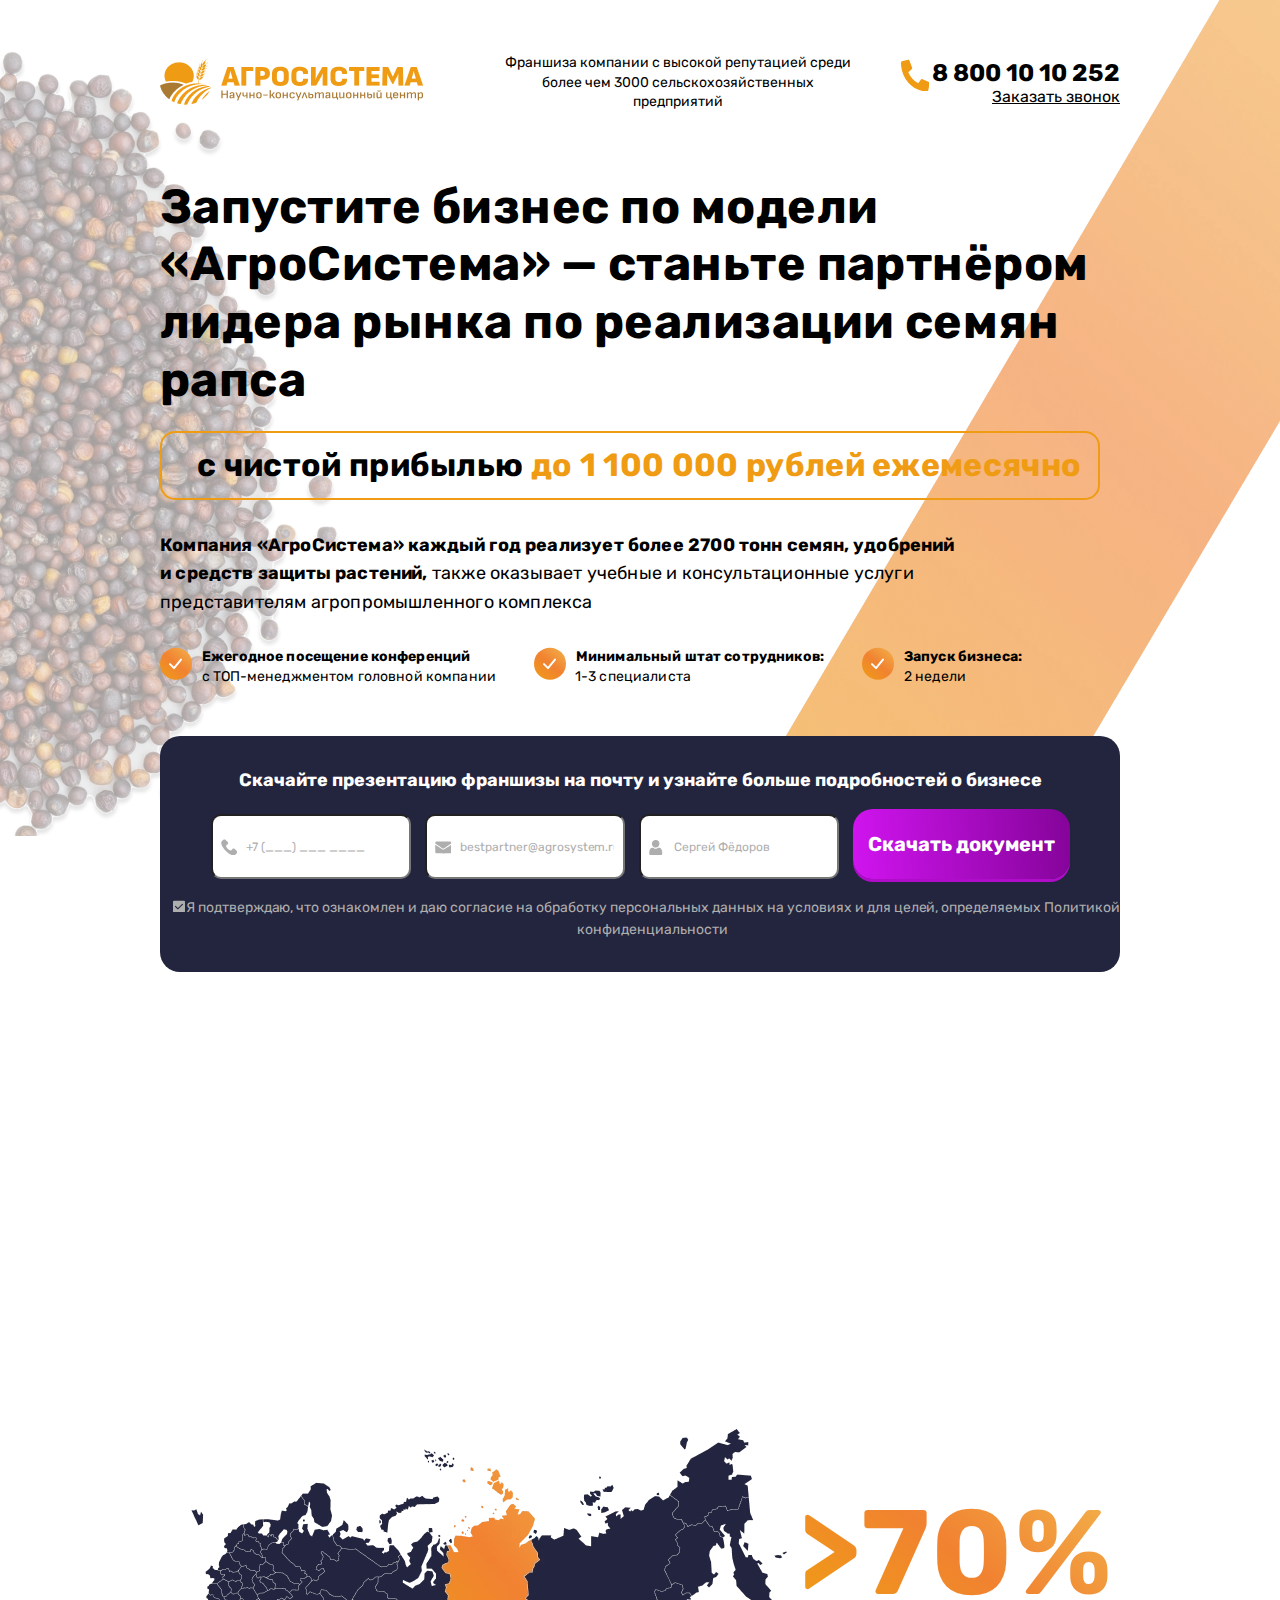
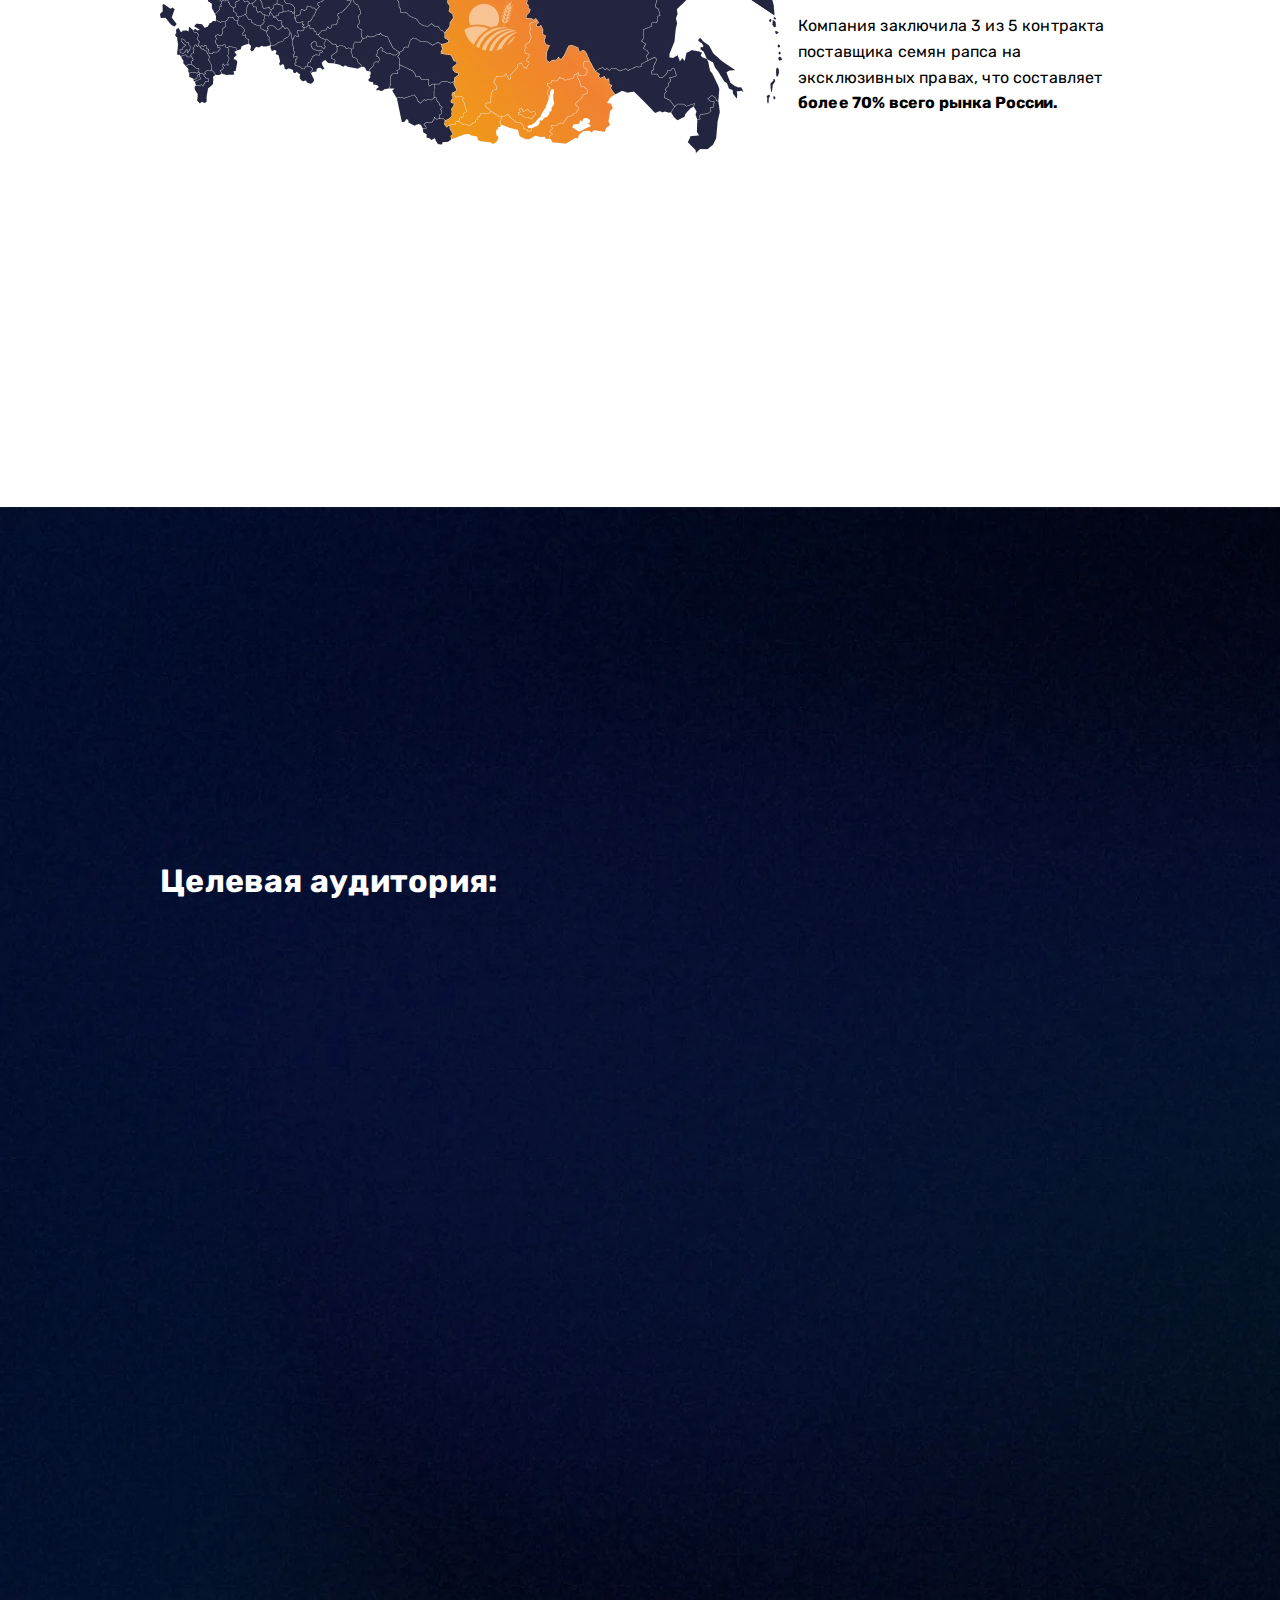
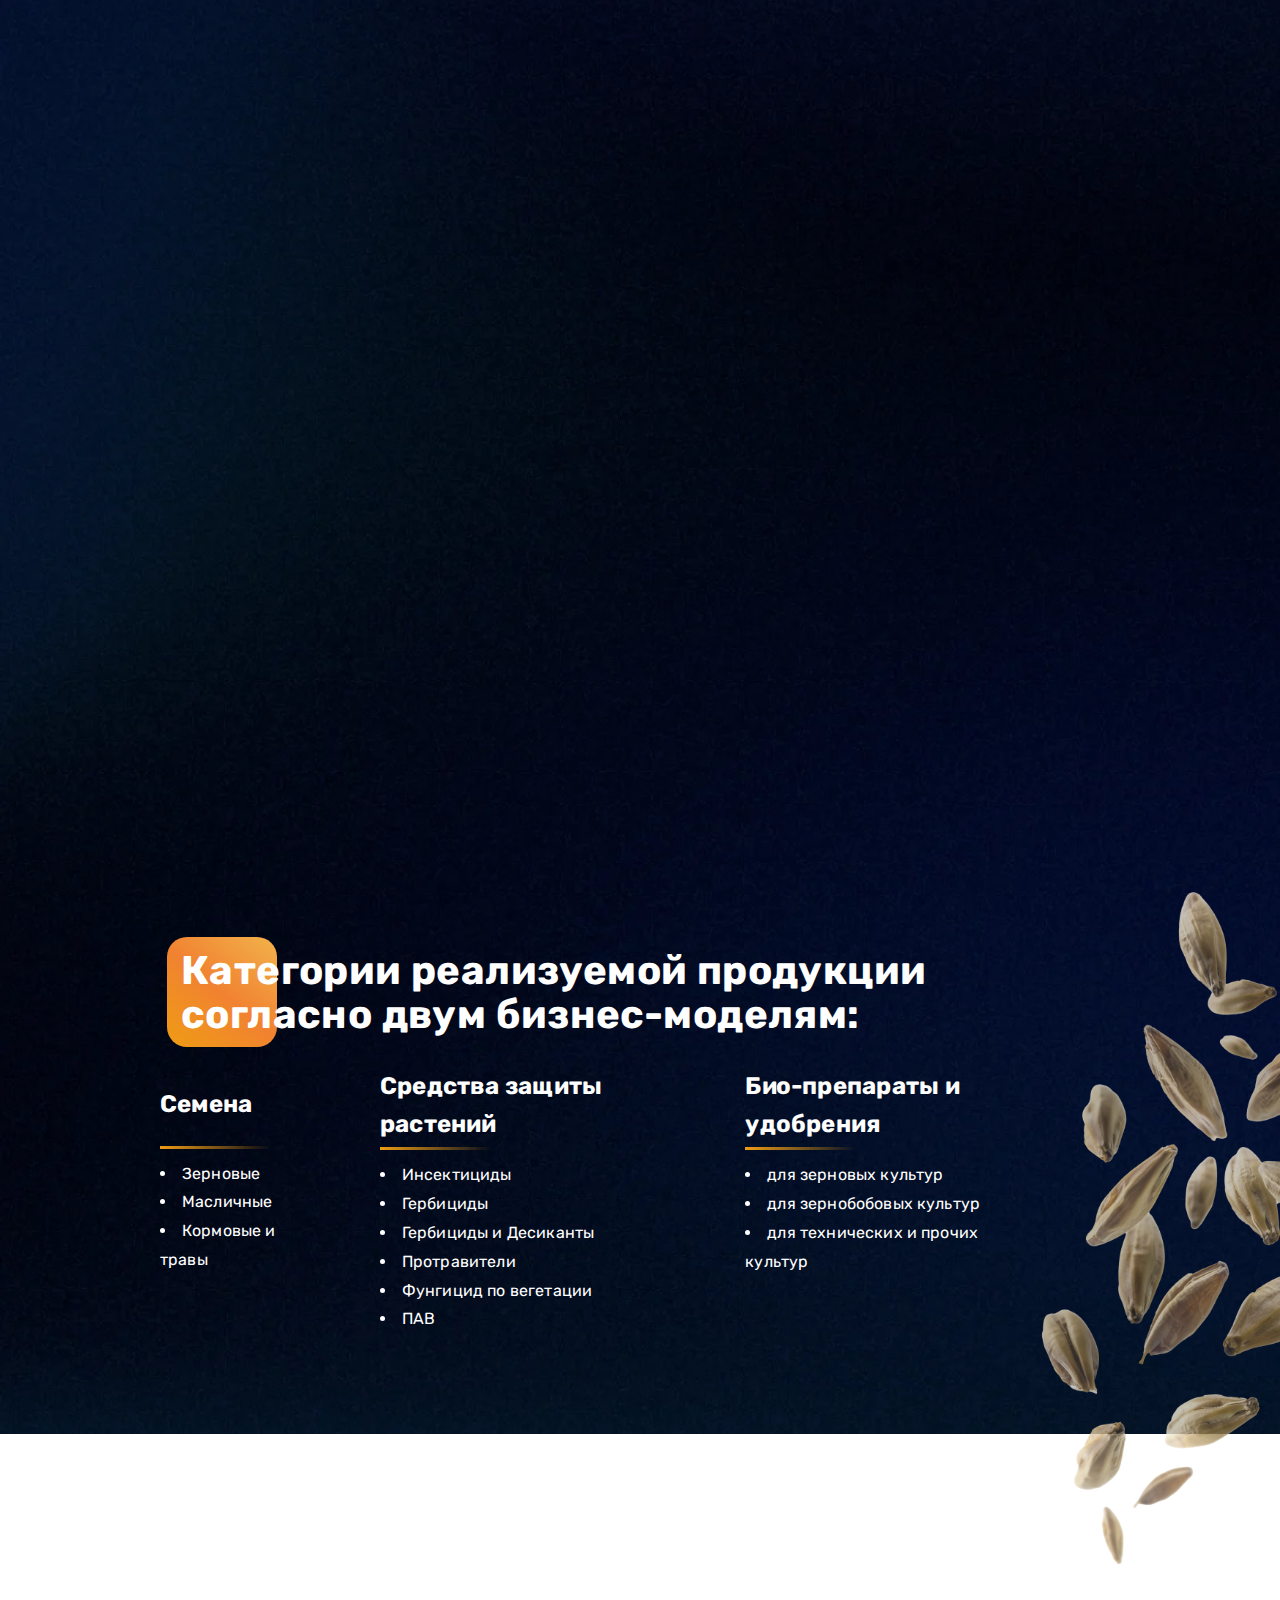
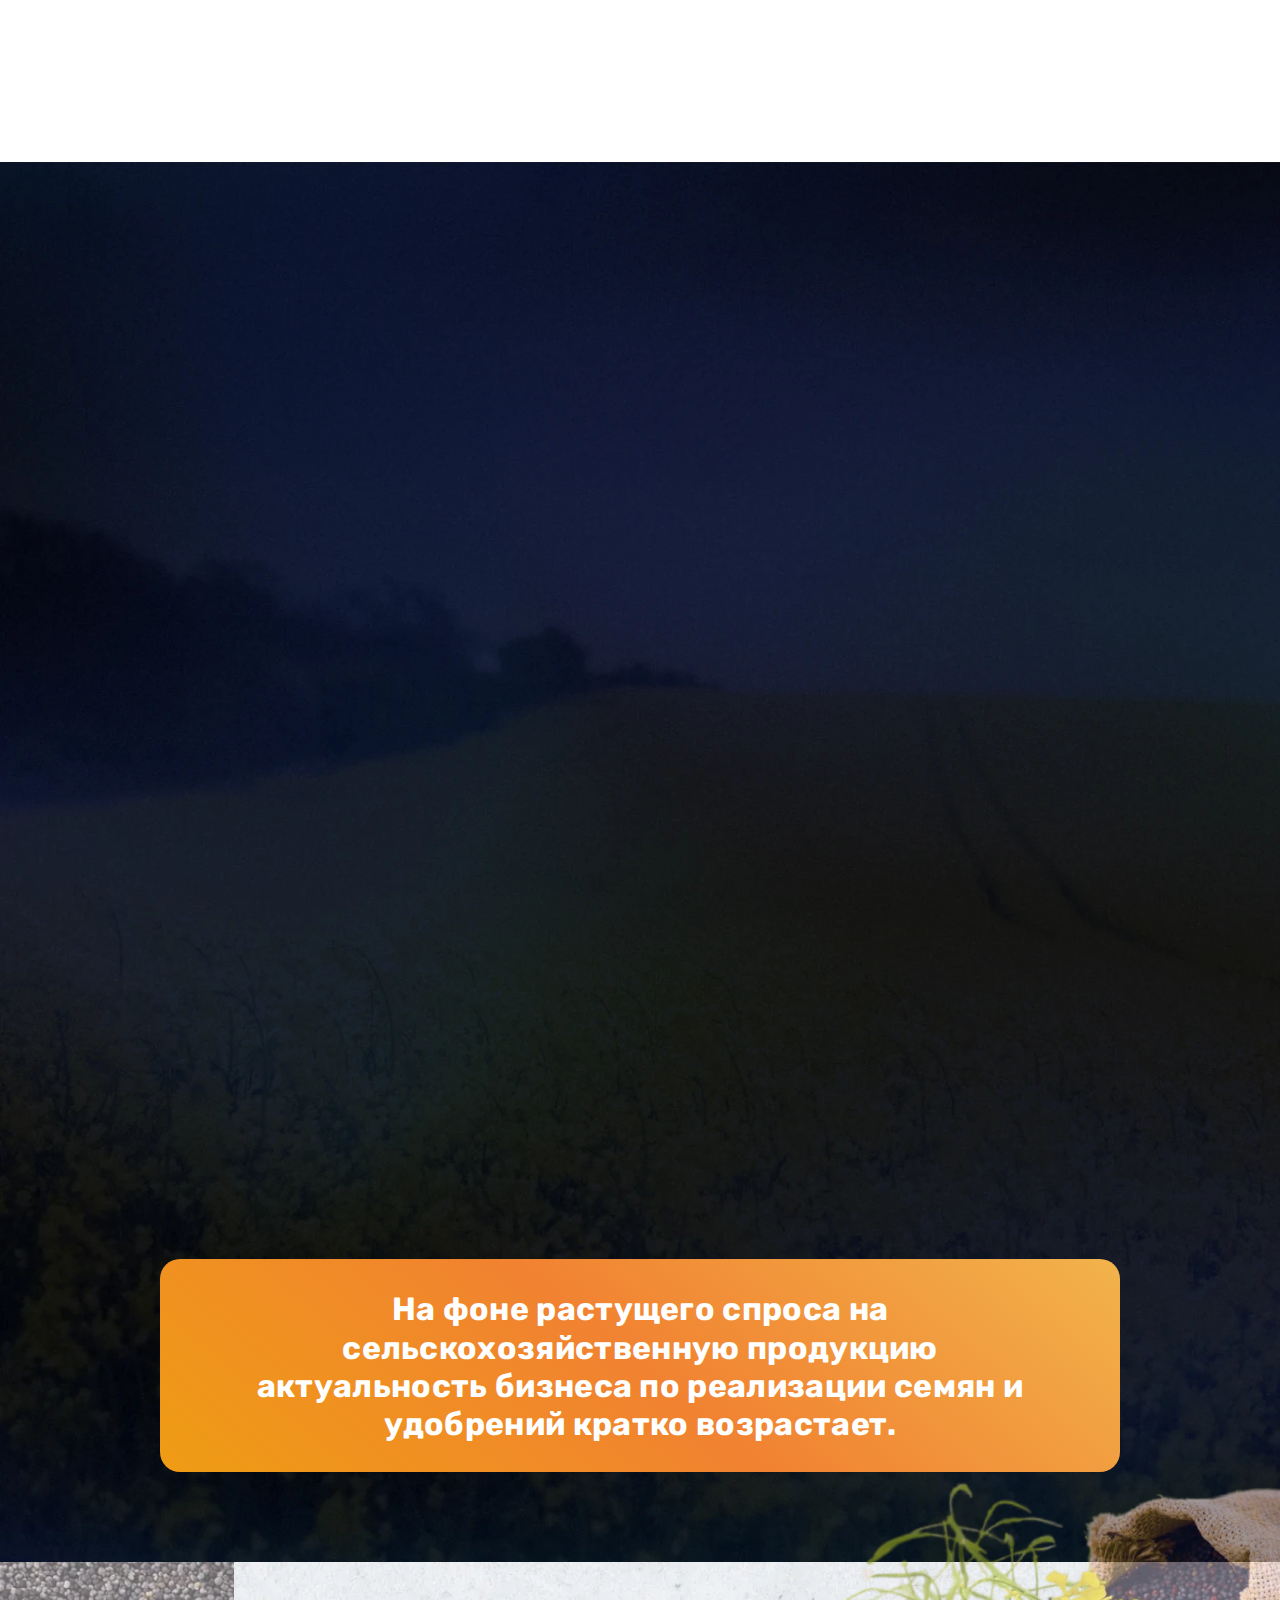
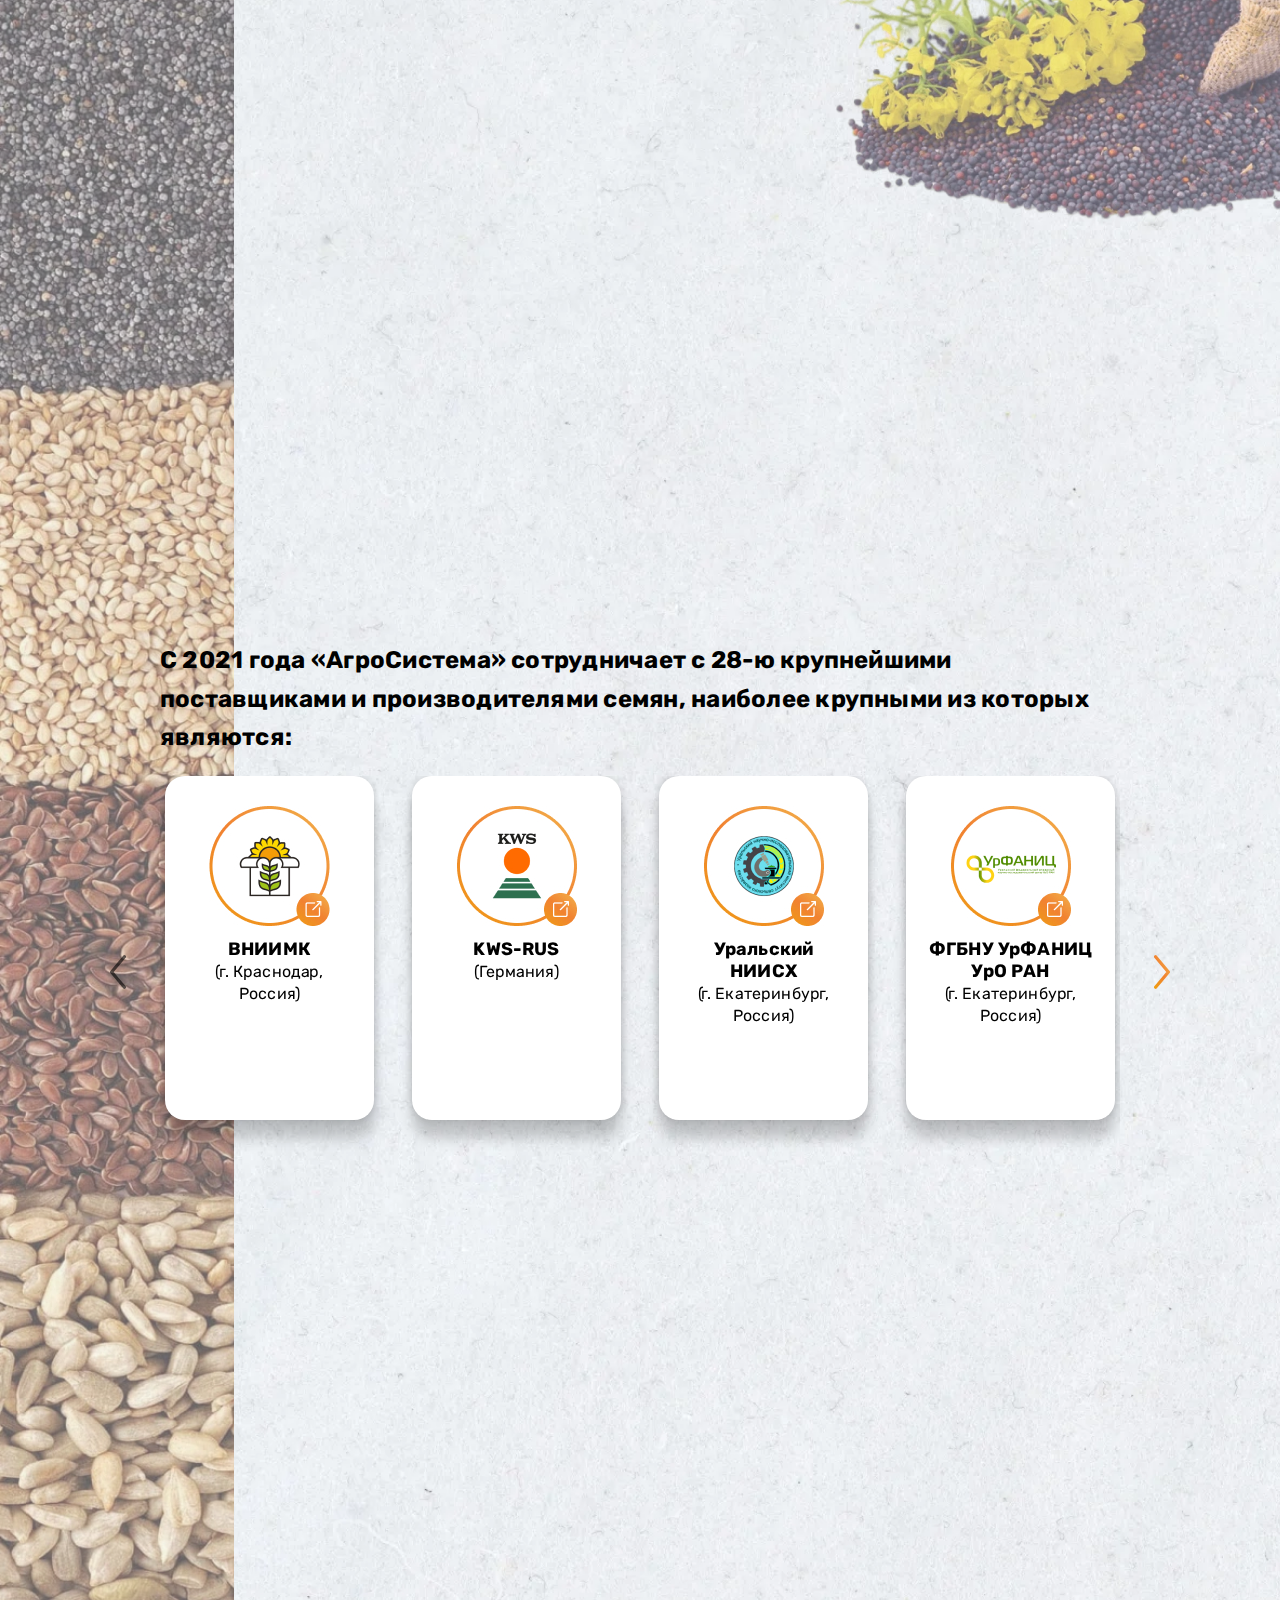
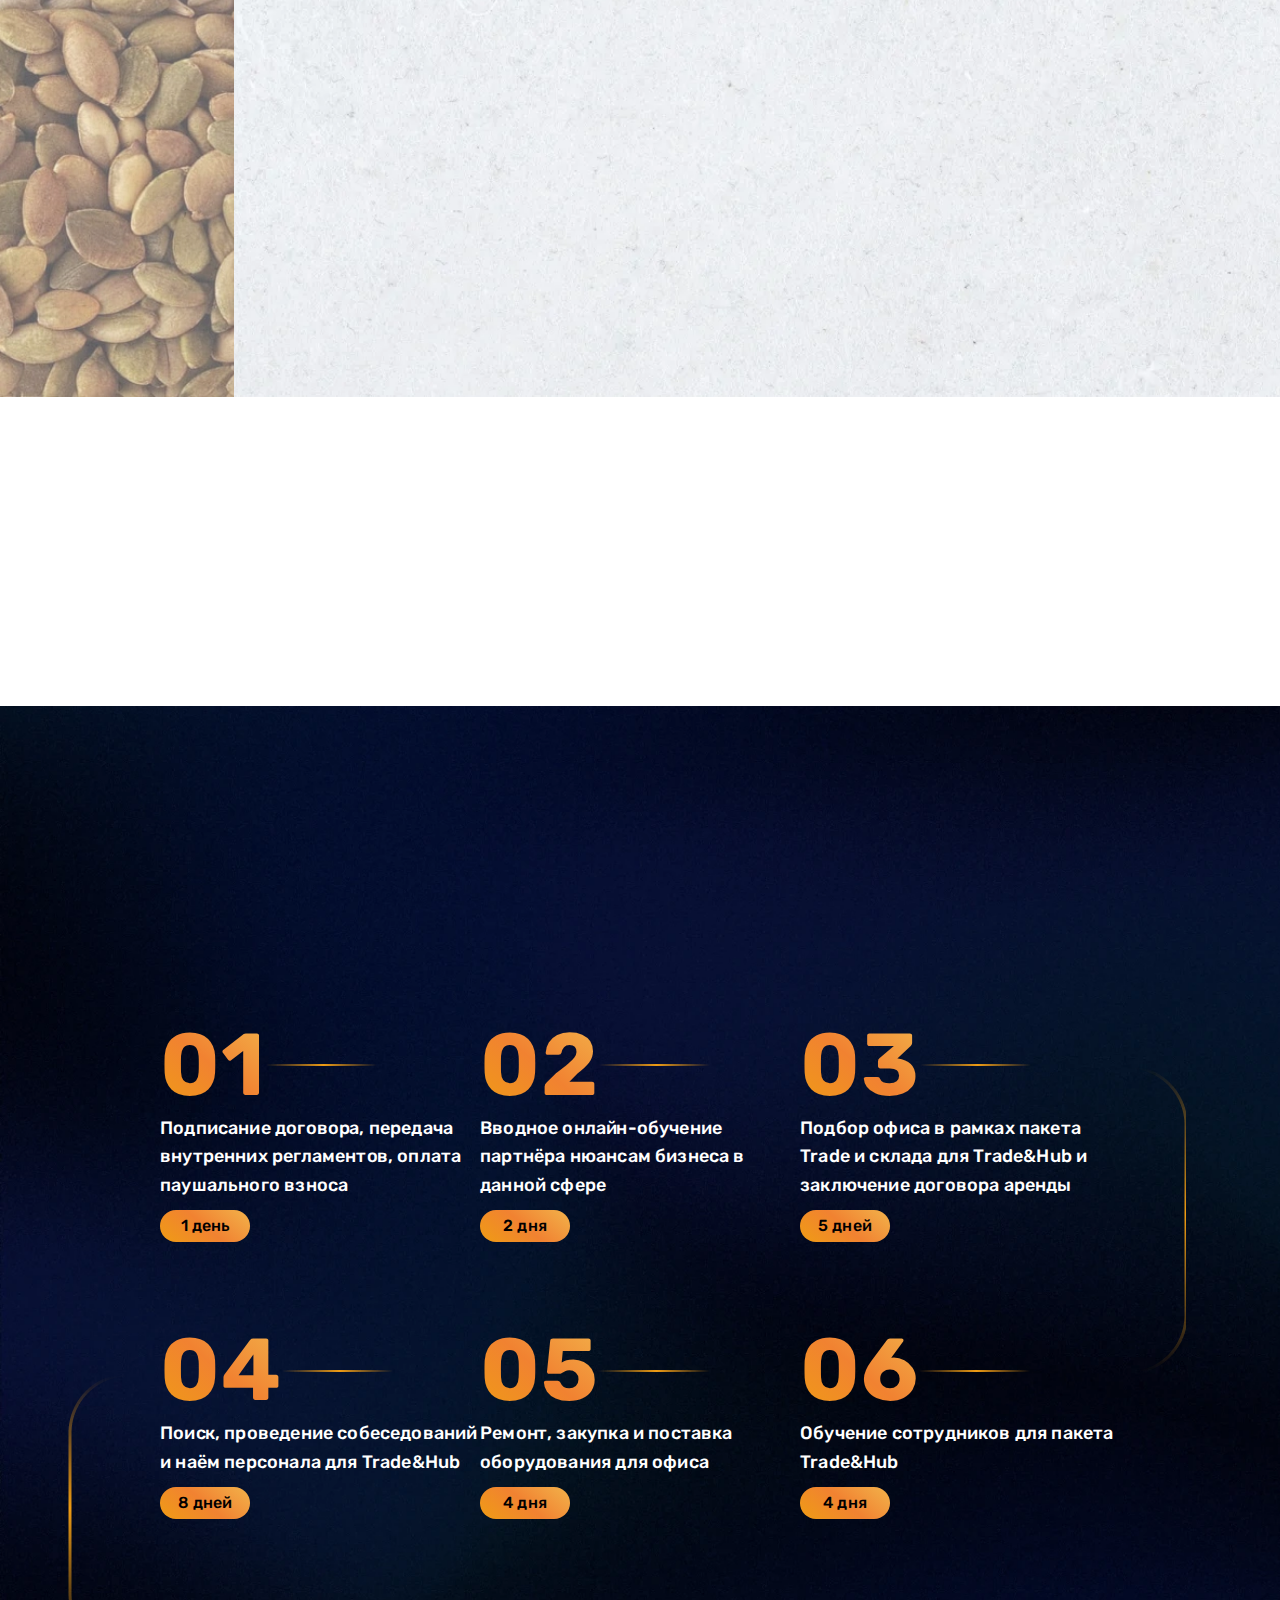
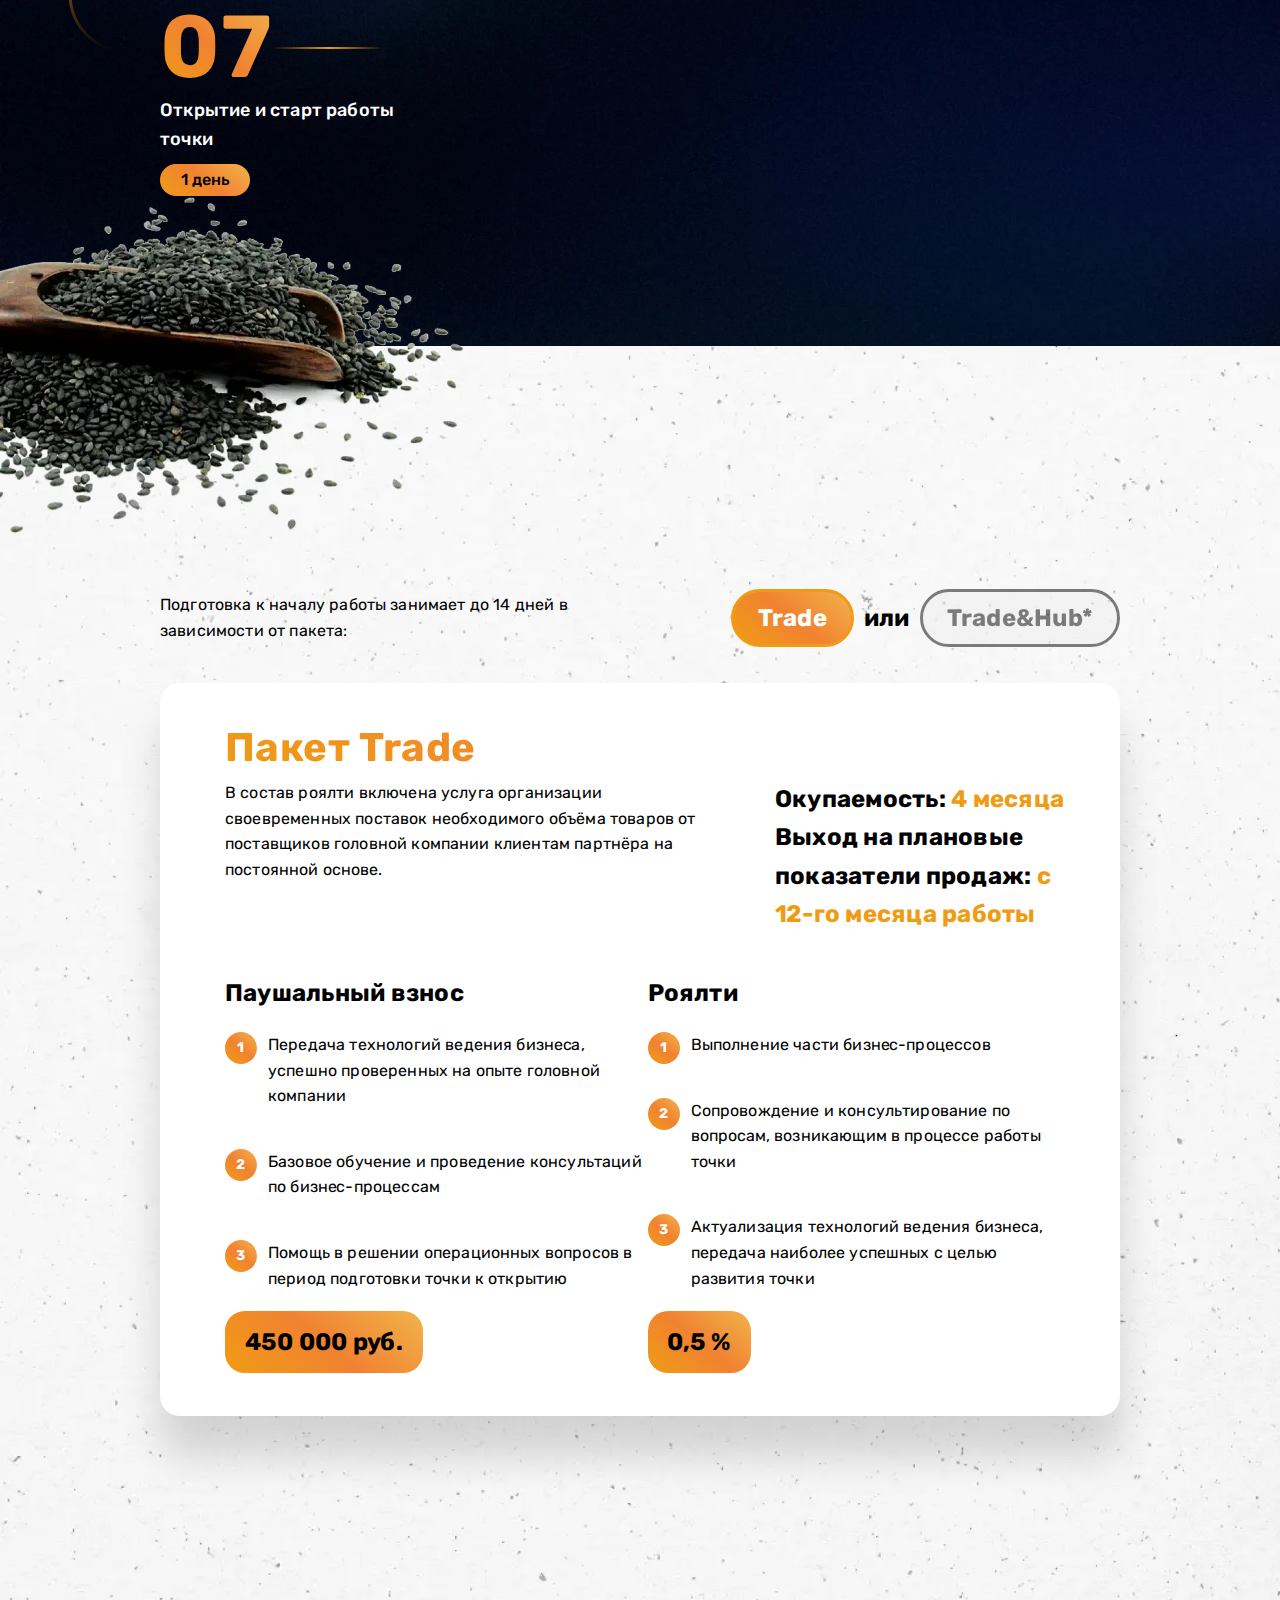
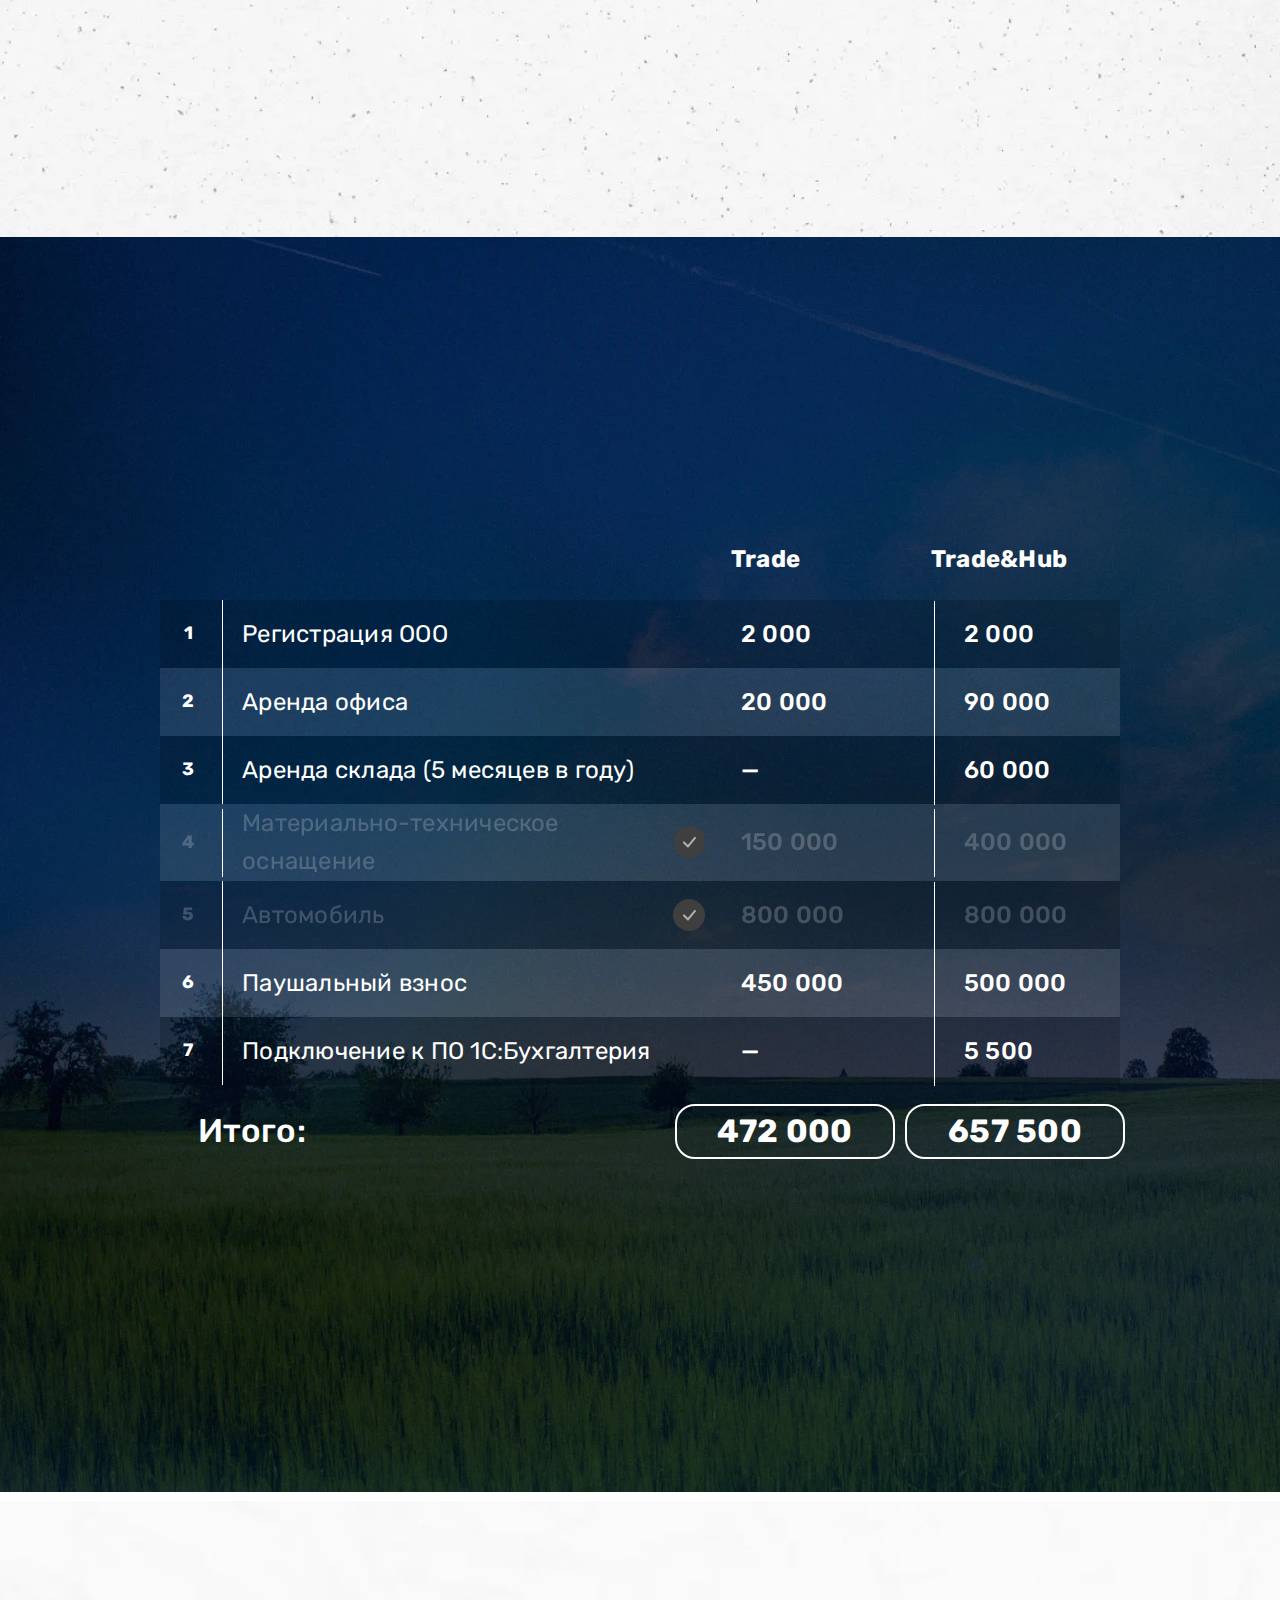
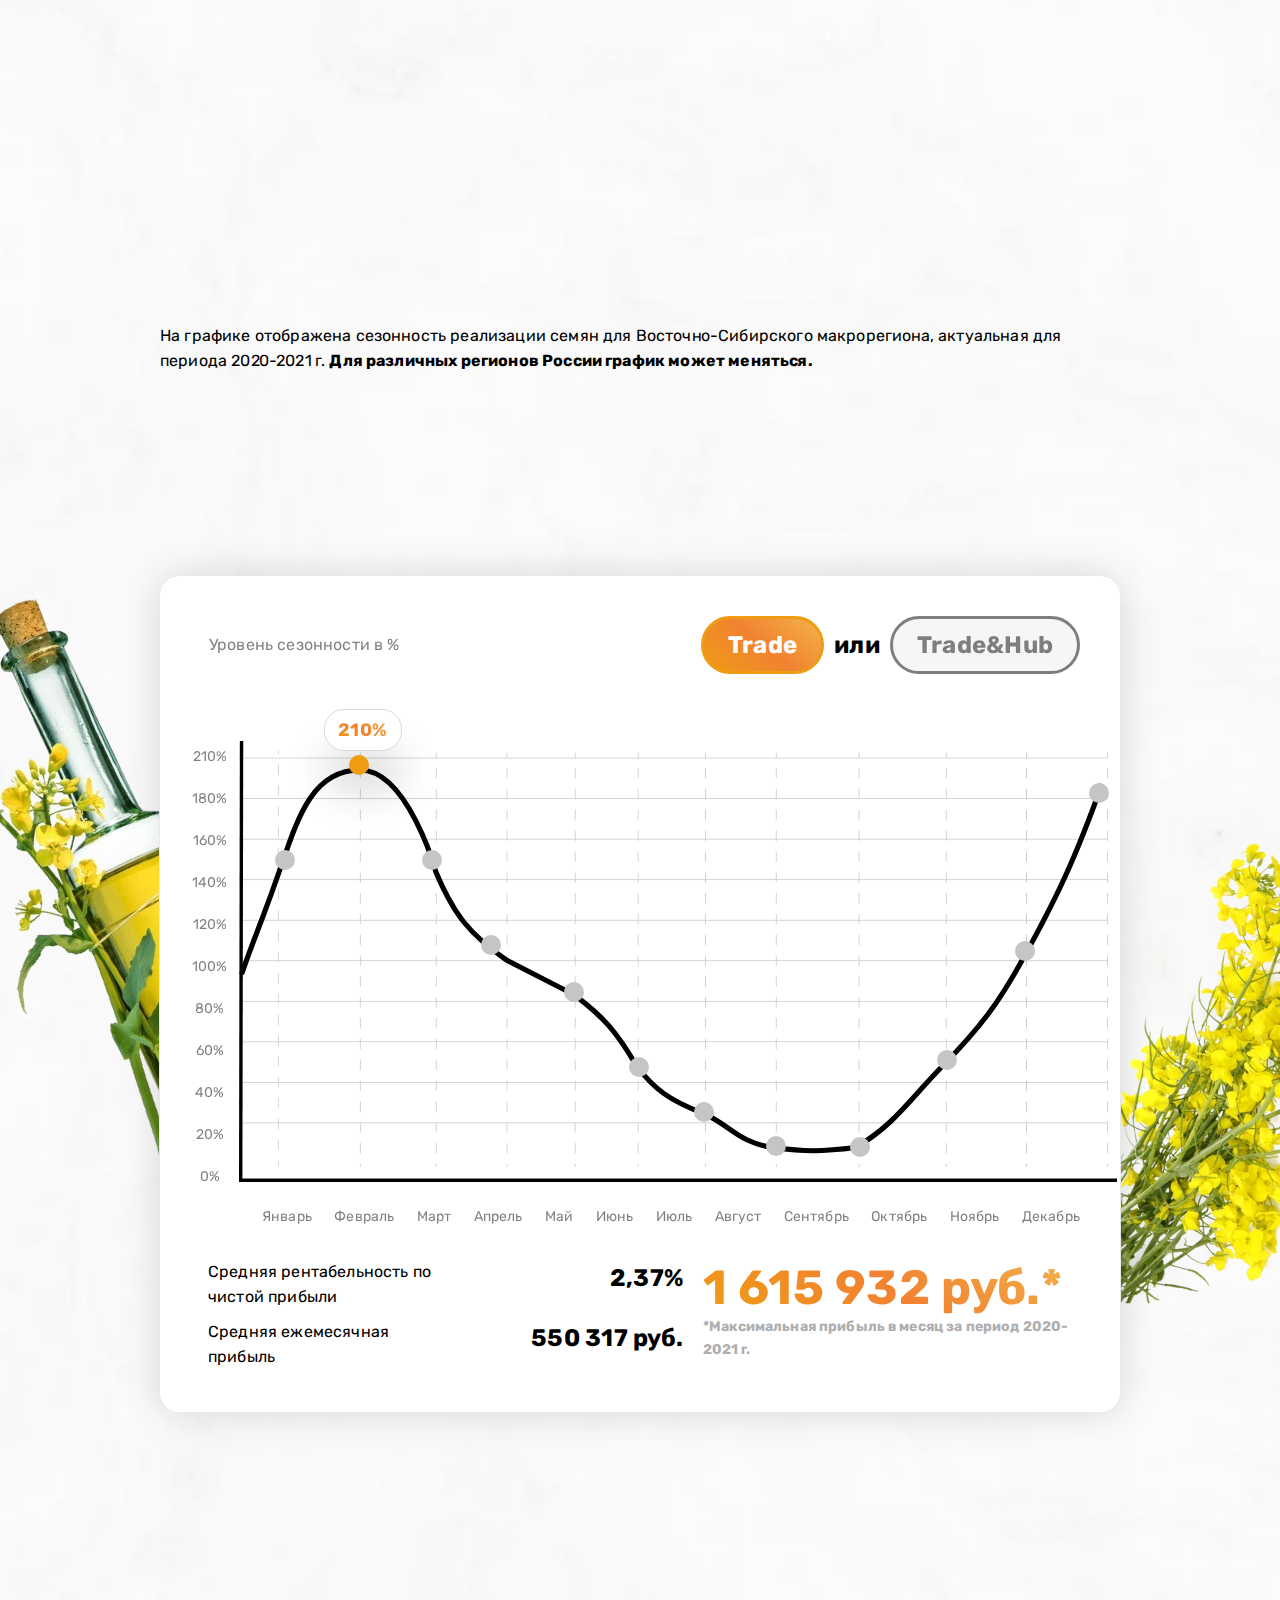
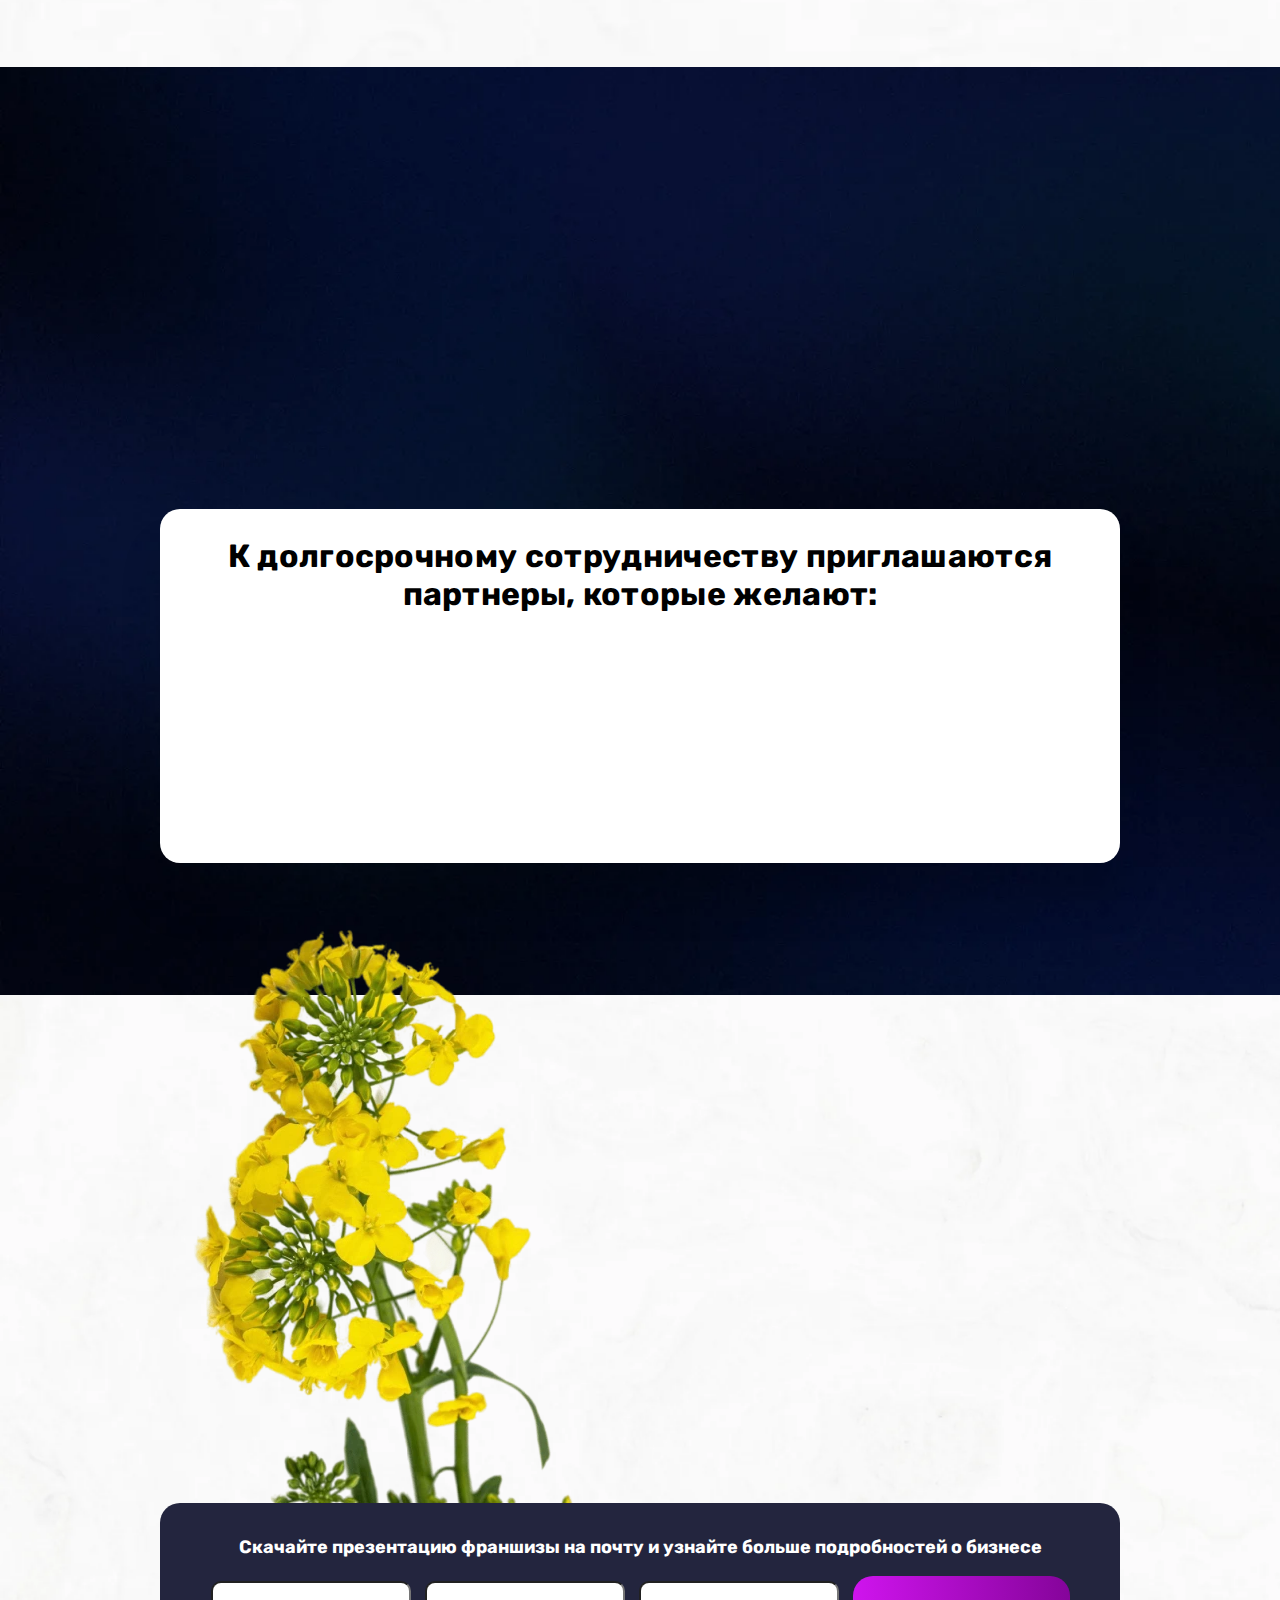
<file: index.html>
<!DOCTYPE html>
<html lang="ru" class="no-js">
    <head>
        <meta charset="utf-8">
        <title>«АгроСистема» - франшиза по реализации семян, СЗР и удобрений</title>
        <meta name="description" content="">
        <meta name="viewport" content="width=device-width">
        <link rel="shortcut icon" href="images/favicon.svg" type="image/x-icon">
        <link rel="icon" href="favicon.ico" type="image/x-icon">
        <link rel="stylesheet" href="https://cdn.jsdelivr.net/npm/swiper@8/swiper-bundle.min.css"/>
        <link rel="stylesheet" href="css/modal-final.css">
        <link rel="stylesheet" href="css/accordion.min.css">
        <link rel="stylesheet" href="css/animate.css">
        <link rel="stylesheet" href="css/fonts.css">
        <link rel="stylesheet" href="css/reset.css">
        <link rel="stylesheet" href="css/main.css">
    </head>
    <body class="page__body">
        <div class="site-container">
            <header class="header">
              <div class="container">
                <div class="header__wrapper">
                  <a href="index.html" class="header__logo-link  wow fadeIn"><img src="./images/LogoAgrosystem.png" alt="логотип" class="header__logo"></a>
                  <p class="header__descr wow fadeIn">Франшиза компании с высокой репутацией среди более чем 3000 сельскохозяйственных предприятий</p>
                  <div class="header__phone  wow fadeIn">
                    <span><a href="tel:+88001010252">8 800 10 10 252</a></span>
                    <a data-fancybox data-src="#modal" href="#" data-bttitle="Заказать" title="Заказать обратный звонок" class="callback">Заказать звонок</a>
                  </div>
                </div>
              </div>
            </header>

          <main>
            <section class="hero">
              <div class="container">
                <div class="hero__wrapper">
                    <div class="hero__title-block">
                      <h1 class="hero__title wow fadeInLeftBig">
                        Запустите бизнес по модели<br>
                        «АгроCистема» — станьте партнёром<br>
                        лидера рынка по реализации семян рапса
                      </h1>
                      <p class="hero__subtile wow fadeInLeftBig">с чистой прибылью<span> до 1 100 000 рублей ежемесячно</span></p>
                    </div>
                    <div class="hero__content">
                      <p class="hero__descr wow fadeInLeftBig">
                        <b>Компания «АгроCистема» каждый год реализует более 2700 тонн семян, удобрений
                          и средств защиты растений,</b> также оказывает учебные и консультационные услуги представителям агропромышленного комплекса
                      </p>
                      <div class="hero__facts-block wow fadeInLeftBig">
                        <div class="hero__facts">
                            <p class="hero__facts-text">
                              <strong>Ежегодное посещение конференций</strong>
                            </p>
                            <p class="hero__facts-text">с ТОП-менеджментом головной компании</p>
                        </div>
                        <div class="hero__facts">
                            <p class="hero__facts-text">
                              <strong>Минимальный штат сотрудников:</strong>
                            </p>
                            <p class="hero__facts-text">1-3 специалиста</p>
                        </div>
                        <div class="hero__facts">
                            <p class="hero__facts-text">
                             <strong>Запуск бизнеса:</strong>
                            </p>
                            <p class="hero__facts-text">2 недели</p>
                        </div>
                      </div>                  
                    </div>
                  <div class="hero__content-mobile">
                    <div class="hero__swiper">
              
                      <div class="swiper-wrapper hero__swiper-wrapper">
                        
                        <div class="swiper-slide hero-slide">
                          <div class="hero__facts">
                            <img src="./images/hero_svg.svg" alt="" class="hero__icon">
                            <p class="hero__facts-text">
                              <strong>Ежегодное посещение конференций</strong>
                            </p>
                            <p class="hero__facts-text">с ТОП-менеджментом головной компании</p>
                          </div>
                        </div>
                        <div class="swiper-slide hero-slide">
                          <div class="hero__facts">
                            <img src="./images/hero_svg.svg" alt="" class="hero__icon">
                            <p class="hero__facts-text">
                              <strong>Минимальный штат сотрудников:</strong>
                            </p>
                            <p class="hero__facts-text">1-3 специалиста</p>
                          </div>
                        </div>
                        <div class="swiper-slide hero-slide">
                          <div class="hero__facts">
                            <img src="./images/hero_svg.svg" alt="" class="hero__icon">
                            <p class="hero__facts-text">
                             <strong>Запуск бизнеса:</strong>
                            </p>
                            <p class="hero__facts-text">2 недели</p>
                          </div>
                        </div>
                        
                      </div>

                    
                      <div class="hero__swiper-btn">
                        <div class="swiper-button-prev hero-swiper-button-prev"></div>
                        <div class="swiper-pagination swiper-pagination-hero"></div>
                        <div class="swiper-button-next  hero-swiper-button-next"></div>
                      </div>

                    </div>   

                      <form class="sectionForm wow fadeInUpBig" onsubmit = "window.open('https://xn--80aajpfe0aectbl3b7b.xn--p1ai/project/agrosystem/thanks.html')">
                        <div class="form__content">
                          <h4 class="form__title">Скачайте презентацию франшизы на почту и узнайте больше подробностей о бизнесе</h4>
                          <div class="form__input-block">
                            <label class="form__label form__label-phone">
                              <input class="form__input" type="text" placeholder="+7 (___) ___ ____" name="phone" autocomplete="off" required />
                            </label>
                            <label class="form__label form__label-mail">
                              <input class="form__input" type="text" placeholder="bestpartner@agrosystem.ru" name="email" autocomplete="off" required />
                            </label>
                            <label class="form__label form__label-name">
                              <input class="form__input" type="text" placeholder="Сергей Фёдоров" name="name" autocomplete="off" required />
                            </label>
                            
        
                            <input type="text" name="section-name" value="Открытая" hidden />
                            <input type="text" name="section-btn-text" value="Получить презентацию" hidden />
                            <input type="text" name="section-name-text" value="Оставьте заявку и скачайте презентацию франшизы" hidden />
        
                            <button class="form__btn" type="submit">Скачать документ</button>
                          </div>
                          <p class="form__confirm">
                            Я подтверждаю, что ознакомлен и даю согласие на обработку персональных данных на условиях и для целей, определяемых<a data-fancybox data-src="#police" href="#"> Политикой конфиденциальности</a>
                          </p>
                        </div>
                      </form>
                      <div class="hero__facts-block-mobile">
                        <div class="hero__facts">
                            <p class="hero__facts-text">
                              <strong>Ежегодное посещение конференций</strong>
                            </p>
                            <p class="hero__facts-text">с ТОП-менеджментом головной компании</p>
                        </div>
                        <div class="hero__facts">
                            <p class="hero__facts-text">
                              <strong>Минимальный штат сотрудников:</strong>
                            </p>
                            <p class="hero__facts-text">1-3 специалиста</p>
                        </div>
                        <div class="hero__facts">
                            <p class="hero__facts-text">
                             <strong>Запуск бизнеса:</strong>
                            </p>
                            <p class="hero__facts-text">2 недели</p>
                        </div>
                      </div>
                      <button class="hero__form-btn-mobile" data-fancybox data-src="#modal-3">Скачать документ</button>
                  </div>
                </div>
              </div>
            </section>

              <section class="leader">
                <div class="container">
                  <div class="leader__wrapper">
                    <div class="leader__title-block wow fadeInLeftBig">
                      <h2 class="leader__title h2-title">
                        Компания «АгроCистема» — лидер поставок рапса
                        в Восточно-Сибирском макрорегионе
                      </h2>
                    </div>
                    <div class="leader__content-middle">
                      <p class="leader__middle-descr wow fadeInLeftBig">
                        За 3 года работы общая база клиентов «АгроCистема» составляет более 3000 контрагентов. 
                        Постоянными клиентами являются более 300 сельскохозяйственных предприятиятий и крестьянско-фермерских хозяйств на поставку семян,
                         удобрений, биопрепаратов, средства защиты растений. В том числе продукция поставляется для личного подсобного хозяйства.
                        </p>
                      <div class="leader__middle-data-block wow fadeInRightBig">
                         <div class="leader__middle-data">
                           <div class="leader__middle-data-num">3 000 000 га</div>
                           <p class="leader__middle-data-descr">Общая посевная площадь Восточной Сибири</p>
                         </div> 
                         <div class="leader__middle-data">
                          <div class="leader__middle-data-num btn-bg">220 000 га</div>
                          <p class="leader__middle-data-descr">Засеяно рапсом</p>
                        </div>
                      </div>
                    </div>
                    <div class="leader__content-bottom">
                      <div class="leader__bottom-img">
                        <img src="./images/leader_map.webp" alt="карта">
                      </div>
                      <div class="leader__bottom-data">
                        <p class="leader__bottom-num">>70%</p>
                        <p class="leader__bottom-descr">Компания заключила 3 из 5 контракта поставщика семян рапса на эксклюзивных правах, что составляет <strong>более 70% всего рынка России.</strong></p>
                      </div>
                    </div>
                  </div>
                </div>
              </section>

              <section class="promo wow fadeInUpBig">
                <div class="container">
                  <div class="promo__wrapper">
                    <h2 class="promo__content"><span>«АгроCистема»</span> — ведущий дистрибьютор семян и агросервиса в Восточно-Сибирском макрорегионе.</h2>
                  </div>
                </div>
              </section>

              <section class="business-model">
                <div class="container">
                  <div class="business-model__title-block wow fadeInUpBig">
                    <h2 class="business-model__title h2-title">
                      <span>Trade и Trade&Hub:</span> 2 базовые бизнес-модели для развития сети компании
                    </h2>
                    <p class="business-model__subtitle">
                      Для партнёров предлагается запустить бизнес по одной из двух проверенных бизнес-моделей по реализации семян,
                      удобрений, средств защиты растений и оказанию консалтинговых услуг в сфере сельского хозяйства.
                    </p>
                  </div>
                  <div class="business-model__content">
                    <h3 class="business-model__audience-title">Целевая аудитория:</h3>
                    <div class="business-model__card-block">
                      <div class="business-model__card-pos wow fadeInUpBig">
                        <div class="business-model__card">
                          <p class="business-model__card-descr">Сельскохозяйственные предприятия</p>
                        </div>
                        <div class="business-model__card">
                          <p class="business-model__card-descr">Крестьянско-фермерские хозяйства</p>
                        </div>
                        <div class="business-model__card">
                          <p class="business-model__card-descr">Владельцы личного подсобного хозяйства</p>
                        </div>
                      </div>
                      <div class="business__swiper">
              
                        <div class="swiper-wrapper">
                          
                          <div class="swiper-slide business-model-slide">
                            <div class="business-model__card-mobile card-1">
                              <p class="business-model__card-descr">Сельскохозяйственные предприятия</p>
                            </div>
                          </div>
                          <div class="swiper-slide business-model-slide">
                            <div class="business-model__card-mobile card-2">
                              <p class="business-model__card-descr">Крестьянско-фермерские хозяйства</p>
                            </div>
                          </div>
                          <div class="swiper-slide business-model-slide">
                            <div class="business-model__card-mobile card-3">
                              <p class="business-model__card-descr">Владельцы личного подсобного хозяйства</p>
                            </div>
                          </div>
                          
                        </div>
  
                      
                        <div class="hero__swiper-btn">
                          <div class="swiper-button-prev business-swiper-button-prev"></div>
                          <div class="swiper-pagination"></div>
                          <div class="swiper-button-next business-swiper-button-next"></div>
                        </div>
  
                      </div>   
                      <div class="business-model__card-main-pos">
                        <div class="business-model__card-main wow fadeInLeftBig">
                          <div class="business-model__card-main-title-block">
                            <div class="business-model__card-main-title">Trade</div>
                            <div class="business-model__card-main-promo">Бизнес-модель </div>
                          </div>
                          <div class="business-model__card-main-algorithm">
                            <h3 class="business-model__card-main-algorithm-title">Алгоритм оказания услуг:</h3>
                            <div class="business-model__card-main-algorithm-block">
                             <div class="business-model__card-main-algorithm-pos">
                              <p class="business-model__card-main-algorithm-num">1</p>
                                <p class="business-model__card-main-algorithm-step">
                                  Поиск клиента посредством обзвона холодной базы, наружной и интернет-рекламы, обхода, объезда и личных связей.
                                </p>
                             </div>
                             <div class="business-model__card-main-algorithm-pos">
                                <p class="business-model__card-main-algorithm-num">2</p>
                                <p class="business-model__card-main-algorithm-step">
                                  Приём заказа у клиента и получение оплаты.
                                </p>
                             </div>
                             <div class="business-model__card-main-algorithm-pos">
                                <p class="business-model__card-main-algorithm-num">3</p>
                                <p class="business-model__card-main-algorithm-step">
                                  Заказ у головной компании продукции в необходимом объёме и проведение оплаты.
                                </p>
                             </div>
                              <div class="business-model__card-main-algorithm-pos">
                                <p class="business-model__card-main-algorithm-num">4</p>
                                <p class="business-model__card-main-algorithm-step">
                                  Доставка заказа клиенту головной компанией.
                                </p>
                              </div>
                             <div class="business-model__card-main-algorithm-pos">
                              <p class="business-model__card-main-algorithm-num">5</p>
                                <p class="business-model__card-main-algorithm-step">
                                  Проведение консультаций клиента после приобретения продукции: образовательные услуги и агроконсалтинг.
                                </p>
                             </div>
                            </div>
                            <p class="business-model__card-main-info">
                              Дополнительным источником дохода и увеличением среднего чека может стать продажа, производимого головной компанией,
                               оборудования, сельхозтехники, а также передача заявок
                              на осуществление ремонта и восстановление техники.
                            </p>
                          </div>
                          <div class="business-model__card-main-area-block">
                            <h3 class="business-model__card-main-area-title">Необходимая площадь помещения:</h3>
                            <div class="business-model__card-main-area card-area-1">
                              <p class="business-model__card-main-area-name">Офис</p>
                              <div class="business-model__card-main-area-num">10 m2</div>
                            </div>
                          </div>
                          <div class="business-model__card-main-state">
                            <h3 class="business-model__card-main-state-title">Штат сотрудников: 1 человек</h3>
                            <p class="business-model__card-main-state-name">Менеджер по продажам</p>
                          </div>
                        </div>
                        <div class="business-model__card-main wow fadeInRightBig" >
                          <div class="business-model__card-main-title-block">
                            <div class="business-model__card-main-title">Trade&Hub</div>
                            <div class="business-model__card-main-promo">Бизнес-модель*</div>
                          </div>
                          <div class="business-model__card-main-algorithm">
                            <h3 class="business-model__card-main-algorithm-title">Алгоритм оказания услуг:</h3>
                            <div class="business-model__card-main-algorithm-block">
                             <div class="business-model__card-main-algorithm-pos">
                                <p class="business-model__card-main-algorithm-num">1</p>
                                <p class="business-model__card-main-algorithm-step">
                                  Закупка товара у головной компании и размещение его в собственных хранилищах.
                                </p>
                             </div>
                             <div class="business-model__card-main-algorithm-pos">
                                <p class="business-model__card-main-algorithm-num">2</p>
                                <p class="business-model__card-main-algorithm-step">
                                  Поиск клиента посредством обзвона холодной базы, наружной и интернет-рекламы, обхода, объезда и личных связей.
                                </p>
                             </div>
                            <div class="business-model__card-main-algorithm-pos">
                                <p class="business-model__card-main-algorithm-num">3</p>
                                <p class="business-model__card-main-algorithm-step">
                                  Приём заказа у клиента и получение оплаты.
                                </p>
                            </div>
                              <div class="business-model__card-main-algorithm-pos">
                                <p class="business-model__card-main-algorithm-num">4</p>
                                <p class="business-model__card-main-algorithm-step">
                                  Осуществление доставки продукции клиенту с собственного склада.
                                </p>
                              </div>
                             <div class="business-model__card-main-algorithm-pos">
                              <p class="business-model__card-main-algorithm-num">5</p>
                                <p class="business-model__card-main-algorithm-step">
                                  Консультационная поддержка клиента после приобретения продукции: образовательные услуги и агроконсалтинг.
                                </p>
                             </div>
                            </div>
                            <p class="business-model__card-main-info">
                              Дополнительным источником дохода и увеличением среднего чека может стать продажа, производимого головной компанией,
                               оборудования, сельхозтехники, а также передача заявок
                              на осуществление ремонта и восстановление техники.
                            </p>
                          </div>
                          <div class="business-model__card-main-area-block">
                            <h3 class="business-model__card-main-area-title">Необходимая площадь помещения:</h3>
                            <div class="business-model__card-main-area-info">
                              <div class="business-model__card-main-area card-area-2">
                                <p class="business-model__card-main-area-name">Офис</p>
                                <div class="business-model__card-main-area-num">45 m2</div>
                              </div>
                             <div class="business-model__card-main-area card-area-3">
                                <p class="business-model__card-main-area-name">Хранилище (склад)</p>
                                <div class="business-model__card-main-area-num">от 100 m2</div>
                             </div>
                            </div>
                          </div>
                          <div class="business-model__card-main-state">
                            <h3 class="business-model__card-main-state-title">Штат сотрудников: 3 человека</h3>
                            <div class="business-model__card-main-state-info">
                              <p class="business-model__card-main-state-name">Директор</p>
                              <p class="business-model__card-main-state-name">Юрисконсульт</p>
                              <p class="business-model__card-main-state-name">Бухгалтер</p>
                            </div>
                          </div>
                          <div class="business-model__info-time">
                            <p class="business-model__info-time-text">*Бизнес-модель будет доступна во 2-й половине 2023 г.</p>
                          </div>
                        </div>
                      </div>
                      <div class="business-model__mobile">
                        <ul class="business-model__nav">
                          <div class="tabs__nav-btn-block-mobile">
                            <li  class="tabs__nav-item-mobile"><button class="tabs__nav-btn-mobile tabs__nav-btn-active-mobile" data-path="five">Trade</button></li>
                            <li class="tabs__nav-item-mobile"><p class="tabs__nav-text-mobile">или</p></li>
                            <li class="tabs__nav-item-mobile"><button class="tabs__nav-btn-mobile" data-path="six">Trade&Hub</button></li>
                          </div>
                        </ul>
                        <div class="business-model__mobile-content">
                          <div class="tabs__item-mobile tabs__item-active-mobile" data-target="five">
                            <div class="business-model__card-main">
                              <div class="business-model__card-main-title-block">
                                <div class="business-model__card-main-title">Trade</div>
                                <div class="business-model__card-main-promo">Бизнес-модель </div>
                              </div>
                              <div class="business-model__card-main-algorithm">
                                <h3 class="business-model__card-main-algorithm-title">Алгоритм оказания услуг:</h3>
                                <div class="business-model__card-main-algorithm-block">
                                 <div class="business-model__card-main-algorithm-pos">
                                  <p class="business-model__card-main-algorithm-num">1</p>
                                    <p class="business-model__card-main-algorithm-step">
                                      Поиск клиента посредством обзвона холодной базы, наружной и интернет-рекламы, обхода, объезда и личных связей.
                                    </p>
                                 </div>
                                 <div class="business-model__card-main-algorithm-pos">
                                    <p class="business-model__card-main-algorithm-num">2</p>
                                    <p class="business-model__card-main-algorithm-step">
                                      Приём заказа у клиента и получение оплаты.
                                    </p>
                                 </div>
                                 <div class="business-model__card-main-algorithm-pos">
                                    <p class="business-model__card-main-algorithm-num">3</p>
                                    <p class="business-model__card-main-algorithm-step">
                                      Заказ у головной компании продукции в необходимом объёме и проведение оплаты.
                                    </p>
                                 </div>
                                  <div class="business-model__card-main-algorithm-pos">
                                    <p class="business-model__card-main-algorithm-num">4</p>
                                    <p class="business-model__card-main-algorithm-step">
                                      Доставка заказа клиенту головной компанией.
                                    </p>
                                  </div>
                                 <div class="business-model__card-main-algorithm-pos">
                                  <p class="business-model__card-main-algorithm-num">5</p>
                                    <p class="business-model__card-main-algorithm-step">
                                      Проведение консультаций клиента после приобретения продукции: образовательные услуги и агроконсалтинг.
                                    </p>
                                 </div>
                                </div>
                                <p class="business-model__card-main-info">
                                  Дополнительным источником дохода и увеличением среднего чека может стать продажа, производимого головной компанией,
                                   оборудования, сельхозтехники, а также передача заявок
                                  на осуществление ремонта и восстановление техники.
                                </p>
                              </div>
                              <div class="business-model__card-main-area-block">
                                <h3 class="business-model__card-main-area-title">Необходимая площадь помещения:</h3>
                                <div class="business-model__card-main-area card-area-1">
                                  <p class="business-model__card-main-area-name">Офис</p>
                                  <div class="business-model__card-main-area-num">10 m2</div>
                                </div>
                              </div>
                              <div class="business-model__card-main-state">
                                <h3 class="business-model__card-main-state-title">Штат сотрудников: 1 человек</h3>
                                <p class="business-model__card-main-state-name">Менеджер по продажам</p>
                              </div>
                            </div>
                          </div>
                          <div class="tabs__item-mobile" data-target="six">
                            <div class="business-model__card-main">
                              <div class="business-model__card-main-title-block">
                                <div class="business-model__card-main-title">Trade&Hub</div>
                                <div class="business-model__card-main-promo">Бизнес-модель</div>
                              </div>
                              <div class="business-model__card-main-algorithm">
                                <h3 class="business-model__card-main-algorithm-title">Алгоритм оказания услуг:</h3>
                                <div class="business-model__card-main-algorithm-block">
                                 <div class="business-model__card-main-algorithm-pos">
                                    <p class="business-model__card-main-algorithm-num">1</p>
                                    <p class="business-model__card-main-algorithm-step">
                                      Закупка товара у головной компании и размещение его в собственных хранилищах.
                                    </p>
                                 </div>
                                 <div class="business-model__card-main-algorithm-pos">
                                    <p class="business-model__card-main-algorithm-num">2</p>
                                    <p class="business-model__card-main-algorithm-step">
                                      Поиск клиента посредством обзвона холодной базы, наружной и интернет-рекламы, обхода, объезда и личных связей.
                                    </p>
                                 </div>
                                <div class="business-model__card-main-algorithm-pos">
                                    <p class="business-model__card-main-algorithm-num">3</p>
                                    <p class="business-model__card-main-algorithm-step">
                                      Приём заказа у клиента и получение оплаты.
                                    </p>
                                </div>
                                  <div class="business-model__card-main-algorithm-pos">
                                    <p class="business-model__card-main-algorithm-num">4</p>
                                    <p class="business-model__card-main-algorithm-step">
                                      Осуществление доставки продукции клиенту с собственного склада.
                                    </p>
                                  </div>
                                 <div class="business-model__card-main-algorithm-pos">
                                  <p class="business-model__card-main-algorithm-num">5</p>
                                    <p class="business-model__card-main-algorithm-step">
                                      Консультационная поддержка клиента после приобретения продукции: образовательные услуги и агроконсалтинг.
                                    </p>
                                 </div>
                                </div>
                                <p class="business-model__card-main-info">
                                  Дополнительным источником дохода и увеличением среднего чека может стать продажа, производимого головной компанией,
                                   оборудования, сельхозтехники, а также передача заявок
                                  на осуществление ремонта и восстановление техники.
                                </p>
                              </div>
                              <div class="business-model__card-main-area-block">
                                <h3 class="business-model__card-main-area-title">Необходимая площадь помещения:</h3>
                                <div class="business-model__card-main-area-info">
                                  <div class="business-model__card-main-area card-area-2">
                                    <p class="business-model__card-main-area-name">Офис</p>
                                    <div class="business-model__card-main-area-num">45 m2</div>
                                  </div>
                                 <div class="business-model__card-main-area card-area-3">
                                    <p class="business-model__card-main-area-name">Хранилище (склад)</p>
                                    <div class="business-model__card-main-area-num">от 100 m2</div>
                                 </div>
                                </div>
                              </div>
                              <div class="business-model__card-main-state">
                                <h3 class="business-model__card-main-state-title">Штат сотрудников: 3 человека</h3>
                                <div class="business-model__card-main-state-info">
                                  <p class="business-model__card-main-state-name">Директор</p>
                                  <p class="business-model__card-main-state-name">Юрисконсульт</p>
                                  <p class="business-model__card-main-state-name">Бухгалтер</p>
                                </div>
                              </div>
                            </div>
                          </div>
                        </div>
                      </div>
                    </div>
                  </div>
                  <div class="business-model__categories">
                      <h2 class="business-model__categories-title">
                        Категории реализуемой продукции согласно двум бизнес-моделям:
                      </h2>
                    <div class="business-model__categories-list-block">
                      <ul class="business-model__categories-list">
                        <li class="business-model__categories-item-main">Семена</li>
                        <li class="business-model__categories-item">Зерновые</li>
                        <li class="business-model__categories-item">Масличные</li>
                        <li class="business-model__categories-item">Кормовые и травы</li>
                      </ul>
                      <ul class="business-model__categories-list">
                        <li class="business-model__categories-item-main">Средства защиты растений</li>
                        <li class="business-model__categories-item">Инсектициды</li>
                        <li class="business-model__categories-item">Гербициды</li>
                        <li class="business-model__categories-item">Гербициды и Десиканты</li>
                        <li class="business-model__categories-item">Протравители</li>
                        <li class="business-model__categories-item">Фунгицид по вегетации</li>
                        <li class="business-model__categories-item">ПАВ</li>
                      </ul>
                      <ul class="business-model__categories-list">
                        <li class="business-model__categories-item-main">Био-препараты и удобрения</li>
                        <li class="business-model__categories-item">для зерновых культур</li>
                        <li class="business-model__categories-item">для зернобобовых культур</li>
                        <li class="business-model__categories-item">для технических и прочих культур</li>
                      </ul>
                    </div>
                    <div class="business-model__categories-swiper">
              
                      <div class="swiper-wrapper">
                        
                        <div class="swiper-slide business-model-slide">
                          <ul class="business-model__categories-list">
                            <li class="business-model__categories-item-main">Семена</li>
                            <li class="business-model__categories-item">Зерновые</li>
                            <li class="business-model__categories-item">Масличные</li>
                            <li class="business-model__categories-item">Кормовые и травы</li>
                          </ul>
                        </div>
                        <div class="swiper-slide business-model-slide">
                          <ul class="business-model__categories-list">
                            <li class="business-model__categories-item-main">Средства защиты растений</li>
                            <li class="business-model__categories-item">Инсектициды</li>
                            <li class="business-model__categories-item">Гербициды</li>
                            <li class="business-model__categories-item">Гербициды и Десиканты</li>
                            <li class="business-model__categories-item">Протравители</li>
                            <li class="business-model__categories-item">Фунгицид по вегетации</li>
                            <li class="business-model__categories-item">ПАВ</li>
                          </ul>
                        </div>
                        <div class="swiper-slide business-model-slide">
                          <ul class="business-model__categories-list">
                            <li class="business-model__categories-item-main">Био-препараты и удобрения</li>
                            <li class="business-model__categories-item">для зерновых культур</li>
                            <li class="business-model__categories-item">для зернобобовых культур</li>
                            <li class="business-model__categories-item">для технических и прочих культур</li>
                          </ul>
                        </div>
                        
                      </div>

                    
                      <div class="hero__swiper-btn">
                        <div class="swiper-button-prev categories-prev"></div>
                        <div class="swiper-pagination"></div>
                        <div class="swiper-button-next categories-next"></div>
                      </div>

                    </div>   
                  </div>
                </div>
              </section>

              <section class="promo-order wow fadeInUpBig">
                <div class="container">
                  <div class="promo-order__wrapper">
                    <p class="promo-order__info">
                      Узнайте подробнее о каждой бизнес-модели
                      из онлайн-презентации франшизы
                    </p>
                    <button class="promo-order__btn" data-fancybox data-src="#modal-1">Заказать онлайн-встречу</button>
                  </div>
                </div>
              </section>

              <section class="market">
                <div class="container">
                  <div class="market__wrapper">
                    <div class="market__title-block wow fadeInLeftBig">
                      <h2 class="h2-title market__title">Российский семенной рынок — один из крупнейших на планете</h2>
                      <p class="market__subtitle">
                        Аналитики Population Reference Bureau (Бюро информации по проблемам народонаселения) прогнозируют увеличение
                         численности населения во всем мире до 10 млрд человек к 2050 году, что создаёт высокий спрос на продовольствие.
                      </p>
                    </div>
                    <div class="market__content wow fadeInUpBig">
                      <div class="market__card-block">
                        <div class="market__card">
                          <p class="market__card-num"><img src="./images/arrow-card-market.svg" alt="" class="market__card-arrow">13<span>%</span></p>
                          <p class="market__card-info">
                            Мировое производство зерновых может увеличиться на 13%
                            к 2027 году, согласно опубликованному прогнозу развития сельского хозяйства Организации экономического сотрудничества и развития (ОЭСР)
                             и ФАО (Продовольственной и сельскохозяйственной организации). Поэтому сельскохозяйственные компании увеличат объёмы приобретаемых 
                             пахотных земель, чтобы производить больше сельскохозяйственных культур и удовлетворять возрастающий спрос населения. 
                          </p>
                        </div>
                        <div class="market__card">
                          <p class="market__card-num"><span>x</span>2,2 <span>раза</span></p>
                          <p class="market__card-info">
                            Благодаря политике государства по обеспечению продовольственной безопасности России развивается сельское хозяйство.
                             Производители минеральных удобрений обеспечены стабильно растущим спросом со стороны агропромышленного сектора.
                              Внутреннее потребление минеральных удобрений выросло в 2,2 раза в период 2010-2020 гг. и составило 20,9 млн т в физическом весе.
                          </p>
                        </div>
                        <div class="market__card">
                          <p class="market__card-num"><img src="./images/arrow-card-market.svg" alt="" class="market__card-arrow">6,6<span>%</span></p>
                          <p class="market__card-info">
                            В 2020 году российский рынок минеральных удобрений увеличился на 6,6% и достиг рекордных 54,7 млн тонн удобрений.
                             За последние 10 лет производители нарастили объёмы выпуска продукции на 150%.
                          </p>
                        </div>
                        <div class="market__card">
                          <p class="market__card-num"><span>$</span>1,4 <span>млрд</span></p>
                          <p class="market__card-info">
                            В стоимостном выражении Россия — самый крупный семенной рынок в Европе.
                             В 2020 году объём отечественного рынка семян составил 1,4 млрд долл. по оценке компании Kynetec (Kleffmann Group).
                          </p>
                        </div>
                      </div>
                    </div>
                    <div class="market__bottom-card">
                      <p class="market__botoom-info">
                        На фоне растущего спроса на сельскохозяйственную продукцию актуальность бизнеса по реализации семян
                        и удобрений кратко возрастает.
                      </p>
                    </div>
                  </div>
                </div>
              </section>

              <section class="matrix">
                <div class="container">
                  <div class="matrix__wrapper">
                    <div class="matrix__title-block wow fadeInLeftBig">
                      <h2 class="h2-title matrix__title">
                        Ассортиментная матрица из 150
                        наименований для удовлетворения растущего спроса
                      </h2>
                      <p class="matrix__subtitle">
                        Для получения богатого урожая важно качество гибридов, а не только их генетика.
                        Компания «АгроCистема» поставляет продукцию, которая помогает сохранить качество семян до момента их посева.
                      </p>
                    </div>
                    <div class="matrix__info-block wow fadeInRightBig">
                     <div class="matrix__info-card">
                        <p class="matrix__info">
                          На арендуемых складах соблюдается режим влажности и температуры — важные условия технологий хранения зерновых.
                          Также, чтобы зерновые запасы не оказались под угрозой полного уничтожения вредителями, проводится переодическая дератизация (фумигация зерна) на складах.  
                        </p>
                     </div>
                     <div class="matrix__info-card">
                        <p class="matrix__info">
                          Важными параметрами ведения бизнеса по модели Trade&Hub является учёт продукции в ПО «1С:Предприятие 8,
                          контроль остатков на складе и отпуск продукции водителям транспортных средств для дальнейшей доставки.
                        </p>
                     </div>
                    </div>
                    <div class="matrix__city">
                      <h3 class="matrix__city-title">
                        С 2021 года «АгроCистема» сотрудничает с 28-ю крупнейшими поставщиками
                        и производителями семян, наиболее крупными из которых являются: 
                      </h3>

                      <div class="matrix__swiper">
              
                        <div class="swiper-wrapper">
                          
                          <div class="swiper-slide matrix-slide">
                            <div class="matrix__city-card">
                              <div class="matrix__city-card-img">
                                <img src="./images/matrix-city-1.jpg" alt="город">
                              </div>
                              <div class="matrix__city-card-content">
                                <p class="matrix__city-card-name">ВНИИМК</p>
                                <p class="matrix__city-card-geo">(г. Краснодар, Россия)</p>
                              </div>
                            </div> 
                          </div>
                          <div class="swiper-slide matrix-slide">
                            <div class="matrix__city-card">
                              <div class="matrix__city-card-img">
                                <img src="./images/matrix-city-2.jpg" alt="город">
                              </div>
                              <div class="matrix__city-card-content">
                                <p class="matrix__city-card-name">KWS-RUS</p>
                                <p class="matrix__city-card-geo">(Германия)</p>
                              </div>
                            </div>
                          </div>
                          <div class="swiper-slide matrix-slide">
                            <div class="matrix__city-card">
                              <div class="matrix__city-card-img">
                                <img src="./images/matrix-city-3.jpg" alt="город">
                              </div>
                              <div class="matrix__city-card-content">
                                <p class="matrix__city-card-name">
                                  Уральский НИИСХ 
                                </p>
                                <p class="matrix__city-card-geo">
                                  (г. Екатеринбург,<br>Россия)
                                </p>
                              </div>
                            </div>
                          </div>
                          <div class="swiper-slide matrix-slide">
                            <div class="matrix__city-card">
                              <div class="matrix__city-card-img">
                                <img src="./images/matrix-city-4.jpg" alt="город">
                              </div>
                             <div class="matrix__city-card-content">
                                <p class="matrix__city-card-name">
                                  ФГБНУ УрФАНИЦ УрО РАН
                                </p>
                                <p class="matrix__city-card-geo">
                                  (г. Екатеринбург,<br>Россия)
                                </p>
                             </div>
                            </div>
                          </div>
                          <div class="swiper-slide matrix-slide">
                            <div class="matrix__city-card">
                              <div class="matrix__city-card-img">
                                <img src="./images/matrix-city-5.jpg" alt="город">
                              </div>
                             <div class="matrix__city-card-content">
                                <p class="matrix__city-card-name">
                                  АВАНГАРД АГРО ООО
                                </p>
                                <p class="matrix__city-card-geo">
                                  (г. Липецк, Россия)
                                </p>
                             </div>
                            </div>
                          </div>
                          <div class="swiper-slide matrix-slide">
                            <div class="matrix__city-card">
                              <div class="matrix__city-card-img">
                                <img src="./images/matrix-city-6.jpg" alt="город">
                              </div>
                             <div class="matrix__city-card-content">
                                <p class="matrix__city-card-name">
                                  АО ТД ГИБРИД СК
                                </p>
                                <p class="matrix__city-card-geo">
                                  (г. Воронеж, Россия)
                                </p>
                             </div>
                            </div>
                          </div>
                          <div class="swiper-slide matrix-slide">
                            <div class="matrix__city-card">
                              <div class="matrix__city-card-img">
                                <img src="./images/matrix-city-7.jpg" alt="город">
                              </div>
                             <div class="matrix__city-card-content">
                                <p class="matrix__city-card-name">
                                  ООО НПО КОС-МАИС
                                </p>
                                <p class="matrix__city-card-geo">
                                  (пос. Ботаника, Краснодарский край Россия)
                                </p>
                             </div>
                            </div>
                          </div>
                          
                        </div>
  
                          <div class="swiper-button-prev"></div>
                          <div class="swiper-button-next"></div>
                        
  
                      </div>  
                    </div>
                    <div class="matrix__middle-block wow fadeInLeftBig">
                      <h3 class="matrix__middle-title">
                        Доля в выручке различных категорий товаров
                      </h3>
                      <div class="matrix__middle-card">
                        <div class="matrix__middle-card-info">
                          <p class="matrix__middle-card-num">58,4%</p>
                          <p class="matrix__middle-card-name">
                            Семена
                            масличные
                          </p>
                        </div>
                        <div class="matrix__middle-card-info">
                          <p class="matrix__middle-card-num">19,8%</p>
                          <p class="matrix__middle-card-name">
                            Семена зерновые
                          </p>
                        </div>
                        <div class="matrix__middle-card-info">
                          <p class="matrix__middle-card-num">10,9%</p>
                          <p class="matrix__middle-card-name">
                            Семена кормовые и травы
                          </p>
                        </div>
                        <div class="matrix__middle-card-info">
                          <p class="matrix__middle-card-num">6,4%</p>
                          <p class="matrix__middle-card-name">
                            Биопрепараты и удобрения
                          </p>
                        </div>
                        <div class="matrix__middle-card-info">
                          <p class="matrix__middle-card-num">4,5%</p>
                          <p class="matrix__middle-card-name">
                            Семена масличные
                          </p>
                        </div>
                      </div>
                    </div>
                    <div class="matrix__bottom-block wow fadeInUpBig">
                      <h3 class="matrix__bottom-title">
                        Средний чек наиболее популярных товаров
                      </h3>
                      <div class="matrix__bottom-card-block">
                        <div class="matrix__bottom-card-top">
                          <div class="matrix__bottom-card">
                            <h4 class="matrix__bottom-card-title">Семена зерновые</h4>
                            <ul class="matrix__bottom-card-list">
                              <li class="matrix__bottom-card-item">
                                <p class="matrix__bottom-card-name">Пшеница</p>
                                <p class="matrix__bottom-card-price">45 000 руб.</p>
                              </li>
                              <li class="matrix__bottom-card-item">
                                <p class="matrix__bottom-card-name">Овёс</p>
                                <p class="matrix__bottom-card-price">29 000 руб.</p>
                              </li>
                              <li class="matrix__bottom-card-item">
                                <p class="matrix__bottom-card-name">Ячмень</p>
                                <p class="matrix__bottom-card-price">34 000 руб.</p>
                              </li>
                            </ul>
                          </div>
                          <div class="matrix__bottom-card">
                            <h4 class="matrix__bottom-card-title">Семена масличные</h4>
                            <ul class="matrix__bottom-card-list">
                              <li class="matrix__bottom-card-item">
                                <p class="matrix__bottom-card-name">Рапс</p>
                                <p class="matrix__bottom-card-price">11 300 руб.</p>
                              </li>
                              <li class="matrix__bottom-card-item">
                                <p class="matrix__bottom-card-name">Лён</p>
                                <p class="matrix__bottom-card-price">140 000 руб.</p>
                              </li>
                              <li class="matrix__bottom-card-item">
                                <p class="matrix__bottom-card-name">Сурепица</p>
                                <p class="matrix__bottom-card-price">90 000 руб.</p>
                              </li>
                            </ul>
                          </div>
                          <div class="matrix__bottom-card">
                            <h4 class="matrix__bottom-card-title">Семена кормовые и травы</h4>
                            <ul class="matrix__bottom-card-list">
                              <li class="matrix__bottom-card-item">
                                <p class="matrix__bottom-card-name">Люцерна</p>
                                <p class="matrix__bottom-card-price">450 000 руб.</p>
                              </li>
                              <li class="matrix__bottom-card-item">
                                <p class="matrix__bottom-card-name">Горох</p>
                                <p class="matrix__bottom-card-price">50 000 руб.</p>
                              </li>
                              <li class="matrix__bottom-card-item">
                                <p class="matrix__bottom-card-name">Эспарцет:</p>
                                <p class="matrix__bottom-card-price">103 000 руб.</p>
                              </li>
                            </ul>
                          </div>
                        </div>
                        <div class="matrix__bottom-card-bottom">
                          <div class="matrix__bottom-card-main">
                            <h4 class="matrix__bottom-card-title">Биопрепараты и удобрения</h4>
                            <ul class="matrix__bottom-card-list">
                              <li class="matrix__bottom-card-item">
                                <p class="matrix__bottom-card-name">ЖКМУ «Надежда»:</p>
                                <p class="matrix__bottom-card-price">300 руб.</p>  
                              </li>
                              <li class="matrix__bottom-card-item">
                                <p class="matrix__bottom-card-name">«ЭкстраКор»:</p>
                                <p class="matrix__bottom-card-price">8 888 руб.</p>
                              </li>
                            </ul>
                          </div>
                          <div class="matrix__bottom-card-main">
                            <h4 class="matrix__bottom-card-title">Средства защиты растений</h4>
                            <ul class="matrix__bottom-card-list">
                              <li class="matrix__bottom-card-item">
                                <p class="matrix__bottom-card-name">Средства защиты растений</p>
                                <p class="matrix__bottom-card-price">888 руб.</p>
                              </li>
                            </ul>
                          </div>
                        </div>
                      </div>
                    </div>
                  </div>
                </div>

              </section>

              <section class="promo-matrix wow fadeInUpBig">
                <div class="container">
                  <div class="promo-matrix__wrapper">
                    <div class="promo-matrix__info">
                      Оставьте заявку и получите полный перечень реализуемой ассортиментной матрицы с ценами для партнёров
                    </div>
                    <button class="promo-matrix__btn" data-fancybox data-src="#modal-1">
                      Получить ассортиментную матрицу
                    </button>
                  </div>
                </div>

              </section>

              <section class="stages">
                <div class="container">
                  <div class="stages__wrapper">
                   <div class="stages__title-block wow fadeInLeftBig">
                      <h2 class="h2-title stages__title">
                        7 ключевых этапов запуска новой точки
                      </h2>
                   </div>
                    <div class="stages__card-block">
                     <div class="stages__card-top">
                        <div class="stages__card">
                          <div class="stages__card-num-block">
                            <p class="stages__card-num">01</p>
                            <img src="./images/stage-line.svg" alt="декор" class="stages__card-decor">
                          </div>
                          <p class="stages__card-info">
                            Подписание договора, передача внутренних регламентов, оплата паушального взноса
                          </p>
                          <p class="stages__card-time">1 день</p>
                        </div>
                        <div class="stages__card">
                          <div class="stages__card-num-block">
                            <p class="stages__card-num">02</p>
                            <img src="./images/stage-line.svg" alt="декор" class="stages__card-decor">
                          </div>
                          <p class="stages__card-info">
                            Вводное онлайн-обучение партнёра нюансам бизнеса в данной сфере
                          </p>
                          <p class="stages__card-time">2 дня</p>
                        </div>
                        <div class="stages__card">
                          <div class="stages__card-num-block">
                            <p class="stages__card-num">03</p>
                            <img src="./images/stage-line.svg" alt="декор" class="stages__card-decor">
                          </div>
                          <p class="stages__card-info">
                            Подбор офиса в рамках пакета Trade
                            и склада для Trade&Hub и заключение договора аренды
                          </p>
                          <p class="stages__card-time">5 дней</p>
                        </div>
                     </div>
                      <div class="stages__card-middle">
                        <div class="stages__card">
                          <div class="stages__card-num-block">
                            <p class="stages__card-num">04</p>
                            <img src="./images/stage-line.svg" alt="декор" class="stages__card-decor">
                          </div>
                          <p class="stages__card-info">
                            Поиск, проведение собеседований
                            и наём персонала для Trade&Hub
                          </p>
                          <p class="stages__card-time">8 дней</p>
                        </div>
                        <div class="stages__card">
                          <div class="stages__card-num-block">
                            <p class="stages__card-num">05</p>
                            <img src="./images/stage-line.svg" alt="декор" class="stages__card-decor">
                          </div>
                          <p class="stages__card-info">
                            Ремонт, закупка и поставка оборудования для офиса
                          </p>
                          <p class="stages__card-time">4 дня</p>
                        </div>
                        <div class="stages__card">
                          <div class="stages__card-num-block">
                            <p class="stages__card-num">06</p>
                            <img src="./images/stage-line.svg" alt="декор" class="stages__card-decor">
                          </div>
                          <p class="stages__card-info">
                            Обучение сотрудников для пакета Trade&Hub
                          </p>
                          <p class="stages__card-time">4 дня</p>
                        </div>
                      </div>
                     <div class="stages__card-bottom">
                        <div class="stages__card">
                          <div class="stages__card-num-block">
                            <p class="stages__card-num">07</p>
                            <img src="./images/stage-line.svg" alt="декор" class="stages__card-decor">
                          </div>
                          <p class="stages__card-info">
                            Открытие и старт работы точки
                          </p>
                          <p class="stages__card-time">1 день</p>
                        </div>
                        <div class="stages__card-main wow fadeInRightBig">
                          <p class="stages__card-main-info">
                            Следование рекомендациям от головной компании позволяет достигать финансовых показателей в запланированные сроки.
                          </p>
                        </div>
                     </div>
                    </div> 
                  </div>
                </div>
                <img src="./images/cooperation-bg-el.webp" alt="" class="stages__img-mobile">

              </section>

              <section class="cooperation">
                <div class="container">
                  <div class="cooperation__wrapper">
                    <div class="cooperation__title-block wow fadeInLeftBig">
                      <h2 class="h2-title cooperation__title">
                        Подробнее о 2 форматах сотрудничества: Trade и Trade&Hub
                      </h2>
                    </div>
                    <ul class="cooperation__nav">
                      <p class="cooperation__info">
                        Подготовка к началу работы занимает до 14 дней в зависимости от пакета:
                      </p>
                      <div class="tabs__nav-btn-block">
                        <li  class="tabs__nav-item"><button class="tabs__nav-btn tabs__nav-btn-active" data-path="one">Trade</button></li>
                        <li class="tabs__nav-item"><p class="tabs__nav-text">или</p></li>
                        <li class="tabs__nav-item"><button class="tabs__nav-btn" data-path="two">Trade&Hub*</button></li>
                      </div>
                    </ul>
                    <div class="cooperation__content">
                      <div class="tabs__item tabs__item-active" data-target="one">
                        <div class="cooperation__package package-1">
                          <h3 class="cooperation__package-title">Пакет Trade</h3>
                          <div class="cooperation__package-content">
                            <div class="cooperation__package-info-block">
                              <p class="cooperation__package-info">
                                В состав роялти включена услуга организации своевременных поставок необходимого объёма товаров от поставщиков головной
                                компании клиентам партнёра на постоянной основе.
                              </p>
                              <div class="cooperation__package-time">
                                <p class="cooperation__package-text">Окупаемость:<span> 4 месяца</span></p>
                                <p class="cooperation__package-text">Выход на плановые показатели продаж:<span> с 12-го месяца работы</span></p>
                              </div>
                            </div>
                            <div class="cooperation__package-list-block">
                              <ul class="cooperation__package-list">
                                <li class="cooperation__package-item">
                                  <p class="cooperation__package-name">Паушальный взнос</p>
                                </li>
                                <li class="cooperation__package-item">
                                  <p class="cooperation__package-num">1</p>
                                  <p class="cooperation__package-descr">
                                    Передача технологий ведения бизнеса, успешно проверенных на опыте головной компании
                                  </p>
                                </li>
                                <li class="cooperation__package-item">
                                  <p class="cooperation__package-num">2</p>
                                  <p class="cooperation__package-descr">
                                    Базовое обучение и проведение консультаций по бизнес-процессам
                                  </p>
                                </li>
                                <li class="cooperation__package-item">
                                  <p class="cooperation__package-num">3</p>
                                  <p class="cooperation__package-descr last">
                                    Помощь в решении операционных вопросов в период подготовки точки к открытию
                                  </p>
                                </li>
                                <li class="cooperation__package-item">
                                  <p class="cooperation__package-price">450 000 руб.</p>
                                </li>
                              </ul>
                              <ul class="cooperation__package-list">
                                <li class="cooperation__package-item">
                                  <p class="cooperation__package-name">Роялти</p>
                                </li>
                                <li class="cooperation__package-item">
                                  <p class="cooperation__package-num">1</p>
                                  <p class="cooperation__package-descr">
                                    Выполнение части бизнес-процессов
                                  </p>
                                </li>
                                <li class="cooperation__package-item">
                                  <p class="cooperation__package-num">2</p>
                                  <p class="cooperation__package-descr">
                                    Сопровождение и консультирование по вопросам, возникающим в процессе работы точки
                                  </p>
                                </li>
                                <li class="cooperation__package-item">
                                  <p class="cooperation__package-num">3</p>
                                  <p class="cooperation__package-descr last">
                                    Актуализация технологий ведения бизнеса, передача наиболее успешных с целью развития точки
                                  </p>
                                </li>
                                <li class="cooperation__package-item">
                                  <p class="cooperation__package-price">0,5 %</p>
                                </li>
                              </ul>
                            </div>
                          </div>
                        </div>
                      </div>
                      <div class="tabs__item" data-target="two">
                        <div class="cooperation__package package-2">
                          <h3 class="cooperation__package-title">Пакет Trade&Hub</h3>
                          <div class="cooperation__package-content">
                            <div class="cooperation__package-info-block">
                              <p class="cooperation__package-info">
                                Роялти снижен за счёт наличия у партнёра собственного склада и самостоятельной организации поставок товара клиентам.
                                В счёт паушального взноса предусмотрена помощь в поиске хранилища, соответствующего критериям головной компании, в регионе партнёра.
                              </p>
                              <div class="cooperation__package-time">
                                <p class="cooperation__package-text">Окупаемость: <span>2 месяца</span></p>
                                <p class="cooperation__package-text">Выход на плановые показатели продаж: <span>с 12-го месяца работы</span></p>
                              </div>
                            </div>
                            <div class="cooperation__package-list-block">
                              <ul class="cooperation__package-list">
                                <li class="cooperation__package-item">
                                  <p class="cooperation__package-name">Паушальный взнос</p>
                                </li>
                                <li class="cooperation__package-item">
                                  <p class="cooperation__package-num">1</p>
                                  <p class="cooperation__package-descr">
                                    Передача технологий ведения бизнеса, успешно проверенных на опыте головной компании
                                  </p>
                                </li>
                                <li class="cooperation__package-item">
                                  <p class="cooperation__package-num">2</p>
                                  <p class="cooperation__package-descr">
                                    Базовое обучение и проведение консультаций по бизнес-процессам
                                  </p>
                                </li>
                                <li class="cooperation__package-item">
                                  <p class="cooperation__package-num">3</p>
                                  <p class="cooperation__package-descr last">
                                    Помощь в решении организационных вопросов, связанных с открытием точки
                                  </p>
                                </li>
                                <li class="cooperation__package-item">
                                  <p class="cooperation__package-price">550 000 руб.</p>
                                </li>
                              </ul>
                              <ul class="cooperation__package-list">
                                <li class="cooperation__package-item">
                                  <p class="cooperation__package-name">Роялти</p>
                                </li>
                                <li class="cooperation__package-item">
                                  <p class="cooperation__package-num">1</p>
                                  <p class="cooperation__package-descr">
                                    Выполнение части бизнес-процессов
                                  </p>
                                </li>
                                <li class="cooperation__package-item">
                                  <p class="cooperation__package-num">2</p>
                                  <p class="cooperation__package-descr">
                                    Сопровождение и консультирование по вопросам, возникающим в процессе работы точки
                                  </p>
                                </li>
                                <li class="cooperation__package-item">
                                  <p class="cooperation__package-num">3</p>
                                  <p class="cooperation__package-descr last">
                                    Актуализация технологий ведения бизнеса, передача наиболее успешных с целью развития точки
                                  </p>
                                </li>
                                <li class="cooperation__package-item">
                                  <p class="cooperation__package-price">0,2 %</p>
                                  <p class="cooperation__info-time-text">*Бизнес-модель будет доступна во 2-й половине 2023 г.</p>
                                </li>
                              </ul>
                            </div>
                          </div>
                        </div>
                      </div>
                    </div>
                      <div class="cooperation__bottom wow fadeInUpBig">
                        <p class="cooperation__bottom-info">
                          Ознакомьтесь с подробными условиями сотрудничества
                          и составом каждого пакета
                        </p>
                        <button class="cooperation__bottom-btn" data-fancybox data-src="#modal">Связаться с менеджером</button>
                      </div>
                  </div>
                </div>
                <div class="cooperation__img-mobile">
                  <img src="./images/cooperation-bg-el-2.webp" alt="">
                </div>
                  
              </section>

              <section class="plan"> 
                <div class="container">
                  <div class="plan__wrapper">
                    <div class="plan__title-block wow fadeInLeftBig">
                      <h2 class="h2-title plan__title">
                        Инвестиционный план запуска бизнеса
                      </h2>
                      <p class="plan__subtitle">
                        Предусмотрение всех необходимых расходов позволяет оптимизировать финансовые и временные затраты на подготовку точки к открытию.
                      </p>
                    </div>
                    <div class="plan__table">
                      <ul class="plan__list">
                        <li class="plan__item-name">
                          <div class="plan__trade-title">
                            <p class="plan__name">Trade</p>
                          </div>
                          <div class="plan__tradehub-title">
                            <p class="plan__name">Trade&Hub</p>
                          </div>
                        </li>
                        <li class="plan__item-black">
                          <div class="plan__num-block">
                            <p class="plan__num">1</p>
                          </div>
                          <div class="plan__paragraph-block">
                            <p class="plan__paragraph">Регистрация ООО</p>
                          </div>
                          <div class="plan__trade">
                            <p class="plan__price">2 000</p>
                          </div>
                          <div class="plan__tradehub">
                            <p class="plan__price">2 000</p>
                          </div>
                        </li>
                        <li class="plan__item-white">
                          <div class="plan__num-block">
                            <p class="plan__num">2</p>
                          </div>
                          <div class="plan__paragraph-block">
                            <p class="plan__paragraph">Аренда офиса</p>
                          </div>
                          <div class="plan__trade">
                            <p class="plan__price">20 000</p>
                          </div>
                          <div class="plan__tradehub">
                            <p class="plan__price">90 000</p>
                          </div>
                        </li>
                        <li class="plan__item-black">
                          <div class="plan__num-block">
                            <p class="plan__num">3</p>
                          </div>
                          <div class="plan__paragraph-block">
                            <p class="plan__paragraph">Аренда склада (5 месяцев в году)</p>
                          </div>
                          <div class="plan__trade">
                            <p class="plan__price">—</p>
                          </div>
                          <div class="plan__tradehub">
                            <p class="plan__price">60 000</p>
                          </div>
                        </li>
                        <li class="plan__item-white">
                          <div class="plan__num-block">
                            <p class="plan__num num1">4</p>
                          </div>
                          <div class="plan__paragraph-block">
                            <p class="plan__paragraph par1">Материально-техническое оснащение</p>
                            <button class="plan__paragraph-btn btn1">
                              <img src="./images/plan__btn-noactive.svg" alt="" class="plan__paragraph-btn-img">
                            </button>
                          </div>
                          <div class="plan__trade">
                            <p class="plan__price pr1">150 000</p>
                          </div>
                          <div class="plan__tradehub">
                            <p class="plan__price pr1">400 000</p>
                          </div>
                        </li>
                        <li class="plan__item-black">
                          <div class="plan__num-block">
                            <p class="plan__num num2">5</p>
                          </div>
                          <div class="plan__paragraph-block">
                            <p class="plan__paragraph par2">Автомобиль</p>
                            <button class="plan__paragraph-btn btn2">
                              <img src="./images/plan__btn-noactive.svg" alt="" class="plan__paragraph-btn-img">
                            </button>
                          </div>
                          <div class="plan__trade">
                            <p class="plan__price pr2">800 000</p>
                          </div>
                          <div class="plan__tradehub">
                            <p class="plan__price pr2">800 000</p>
                          </div>
                        </li>
                        <li class="plan__item-white">
                          <div class="plan__num-block">
                            <p class="plan__num">6</p>
                          </div>
                          <div class="plan__paragraph-block">
                            <p class="plan__paragraph">Паушальный взнос</p>
                          </div>
                          <div class="plan__trade">
                            <p class="plan__price">450 000</p>
                          </div>
                          <div class="plan__tradehub">
                            <p class="plan__price">500 000</p>
                          </div>
                        </li>
                        <li class="plan__item-black">
                          <div class="plan__num-block">
                            <p class="plan__num">7</p>
                          </div>
                          <div class="plan__paragraph-block">
                            <p class="plan__paragraph">Подключение к ПО 1С:Бухгалтерия</p>
                          </div>
                          <div class="plan__trade">
                            <p class="plan__price">—</p>
                          </div>
                          <div class="plan__tradehub">
                            <p class="plan__price">5 500</p>
                          </div>
                        </li>
                        <li class="plan__item-total">
                          <div class="plan__total-block">
                            <p class="plan__total">Итого:</p>
                          </div>
                          <div class="plan__trade-total">
                            <p class="plan__total-num trade">472 000</p>
                          </div>
                          <div class="plan__tradehub-total">
                            <p class="plan__total-num tradehub">657 500</p>
                          </div>
                        </li>
                      </ul>
                    </div>
                    <ul class="accordion-container plan__list">
                      <li class="plan__item ac">
                        <h2 class="ac-header">
                          <div class="plan__num-block">
                            <p class="plan__num">1</p>
                          </div>
                          <button type="button" class="ac-trigger plan__paragraph-block">Регистрация ООО</button>
                        </h2>
                        <div class="ac-panel">
                          <div class="plan__price-block">
                            <div class="plan__trade">
                              <h3 class="plan__name">Trade</h3>
                              <p class="plan__price">2000</p>
                            </div>
                            <div class="plan__tradehub">
                              <h3 class="plan__name">Trade&Hub</h3>
                              <p class="plan__price">2000</p>
                            </div>
                          </div>
                        </div>
                      </li>
                    
                      <li class="plan__item ac">
                        <h2 class="ac-header white">
                          <div class="plan__num-block">
                            <p class="plan__num">2</p>
                          </div>
                          <button type="button" class="ac-trigger">Аренда офиса</button>
                        </h2>
                        <div class="ac-panel">
                          <div class="plan__price-block">
                            <div class="plan__trade">
                              <h3 class="plan__name">Trade</h3>
                              <p class="plan__price">20000</p>
                            </div>
                            <div class="plan__tradehub">
                              <h3 class="plan__name">Trade&Hub</h3>
                              <p class="plan__price">90000</p>
                            </div>
                          </div>
                        </div>
                      </li>
                    
                      <li class="plan__item ac">
                        <h2 class="ac-header">
                          <div class="plan__num-block">
                            <p class="plan__num">3</p>
                          </div>
                          <button type="button" class="ac-trigger">Аренда склада (5 месяцев в году)</button>
                        </h2>
                        <div class="ac-panel">
                          <div class="plan__price-block">
                            <div class="plan__trade">
                              <h3 class="plan__name">Trade</h3>
                              <p class="plan__price">-</p>
                            </div>
                            <div class="plan__tradehub">
                              <h3 class="plan__name">Trade&Hub</h3>
                              <p class="plan__price">60000</p>
                            </div>
                          </div>
                        </div>
                      </li>

                      <li class="plan__item ac">
                        <h2 class="ac-header white">
                          <div class="plan__num-block">
                            <p class="plan__num">4</p>
                          </div>
                          <button class="plan__btn-table btn3 active">
                            <img src="./images/plan__btn-noactive.svg" alt="" class="plan__paragraph-btn-img">
                          </button>
                          <button type="button" class="ac-trigger">Материально-техническое оснащение</button>
                        </h2>
                        <div class="ac-panel">
                          <div class="plan__price-block">
                            <div class="plan__trade">
                              <h3 class="plan__name">Trade</h3>
                              <p class="plan__price">150000</p>
                            </div>
                            <div class="plan__tradehub">
                              <h3 class="plan__name">Trade&Hub</h3>
                              <p class="plan__price">400000</p>
                            </div>
                          </div>
                        </div>
                      </li>

                      <li class="plan__item ac">
                        <h2 class="ac-header">
                          <div class="plan__num-block">
                            <p class="plan__num">5</p>
                          </div>
                          <button class="plan__btn-table btn4">
                            <img src="./images/plan__btn-noactive.svg" alt="" class="plan__paragraph-btn-img">
                          </button>
                          <button type="button" class="ac-trigger">Автомобиль</button>
                        </h2>
                        <div class="ac-panel">
                          <div class="plan__price-block">
                            <div class="plan__trade">
                              <h3 class="plan__name">Trade</h3>
                              <p class="plan__price">800000</p>
                            </div>
                            <div class="plan__tradehub">
                              <h3 class="plan__name">Trade&Hub</h3>
                              <p class="plan__price">800000</p>
                            </div>
                          </div>
                        </div>
                      </li>

                      <li class="plan__item ac">
                        <h2 class="ac-header white">
                          <div class="plan__num-block">
                            <p class="plan__num">6</p>
                          </div>
                          <button type="button" class="ac-trigger">Паушальный взнос</button>
                        </h2>
                        <div class="ac-panel">
                          <div class="plan__price-block">
                            <div class="plan__trade">
                              <h3 class="plan__name">Trade</h3>
                              <p class="plan__price">450000</p>
                            </div>
                            <div class="plan__tradehub">
                              <h3 class="plan__name">Trade&Hub</h3>
                              <p class="plan__price">500000</p>
                            </div>
                          </div>
                        </div>
                      </li>

                      <li class="plan__item ac">
                        <h2 class="ac-header">
                          <div class="plan__num-block">
                            <p class="plan__num">7</p>
                          </div>
                          <button type="button" class="ac-trigger">Подключение к ПО 1С:Бухгалтерия</button>
                        </h2>
                        <div class="ac-panel">
                          <div class="plan__price-block">
                            <div class="plan__trade">
                              <h3 class="plan__name">Trade</h3>
                              <p class="plan__price">-</p>
                            </div>
                            <div class="plan__tradehub">
                              <h3 class="plan__name">Trade&Hub</h3>
                              <p class="plan__price">5500</p>
                            </div>
                          </div>
                        </div>
                      </li>
                    </ul>
                    <div class="plan__item-total-mobile">
                      <div class="plan__total-block">
                        <p class="plan__total">Итого:</p>
                      </div>
                      <div class="plan__trade-total">
                        <p class="plan__acc-total-trade">622 000</p>
                      </div>
                      <div class="plan__tradehub-total">
                        <p class="plan__acc-total-tradehub">1 057 500</p>
                      </div>
                    </div>
                    
                    <div class="plan__bottom wow fadeInUpBig">
                      <p class="plan__bottom-info">
                        Уровень расходов может быть снижен, если у партнера
                        на этапе запуска бизнеса уже есть оборудование для оснащения офиса и автомобиль.
                      </p>
                    </div>
                  </div>
                </div>
              </section>

              <section class="finance">
                <div class="container">
                  <div class="finance__wrapper">
                    <div class="finance__title-block wow fadeInLeftBig">
                      <h2 class="h2-title finance__title">
                        Финансовый потенциал точки: ежемесячная прибыль <span>от 3 000 000 рублей</span>
                      </h2>
                      <p class="finance__subtitle">
                        Специфика ниши подразумевает наличие сезонных колебаний объёма прибыли. Средний показатель доходности остаётся высоким за счёт особенностей производственного цикла.
                        После сбора и реализации урожая крупные организации стремятся закупить семена до нового года перед увеличением цен.
                      </p>
                    </div>
                    <p class="finance__comment">
                      На графике отображена сезонность реализации семян для Восточно-Сибирского макрорегиона, актуальная для периода 2020-2021 г.
                      <strong>Для различных регионов России график может меняться.</strong>
                    </p>
                    <div class="finance__info-block wow fadeInRightBig">
                      <p class="finance__info">
                        Время снижения потребительской активности компания «АгроCистема» использует для того, чтобы разработать и запустить в производство новые продукты,
                        например, средства защиты растений, которые в последующем пополняют ассортиментный перечень компании и помогают увеличить объемы продаж,
                        <strong>за счет чего и снижается влияние сезонности на бизнес.</strong>
                      </p>
                    </div>
                    <div class="finance__graphic-card">
                      <ul class="finance__graphic-nav">
                        <p class="finance__graphic-name">Уровень сезонности в %</p>
                        <div class="tabs__nav-btn-block-1">
                          <li class="tabs__nav-item-1"><button class="tabs__nav-btn-1 tabs__nav-btn-active-1" data-path="three">Trade</button></li>
                          <li class="tabs__nav-item-1"><p class="tabs__nav-text-1">или</p></li>
                          <li class="tabs__nav-item-1"><button class="tabs__nav-btn-1" data-path="four">Trade&Hub</button></li>
                        </div>
                      </ul>
                      <div class="finance__content">
                        <div class="tabs__item-1 tabs__item-active-1" data-target="three">
                          <div class="finance__graphic">
                            <div class="finance__graphic-top">
                              <ul class="finance__percent-list">
                                <li class="finance__percent-item">210%</li>
                                <li class="finance__percent-item">180%</li>
                                <li class="finance__percent-item">160%</li>
                                <li class="finance__percent-item">140%</li>
                                <li class="finance__percent-item">120%</li>
                                <li class="finance__percent-item">100%</li>
                                <li class="finance__percent-item">80%</li>
                                <li class="finance__percent-item">60%</li>
                                <li class="finance__percent-item">40%</li>
                                <li class="finance__percent-item">20%</li>
                                <li class="finance__percent-item">0%</li>
                              </ul>
                              <div class="finance__graphic-window">
                                <img src="./images/Graphic-frame.svg" alt="" class="finance__graphic-axis">
                                <img src="./images/Graphic_Grid.png" alt="" class="finance__graphic-grid">
                                <img src="./images/Graphic-line.svg" alt="" class="finance__graphic-line">

                                <div class="finance__graphic-tooltip-1">
                                      <div class="finance__graphic-point"></div>
                                      <div class="finance__graphic-popup">
                                        <p  class="finance__graphic-popup-text">155%</p>
                                      </div>
                                </div>
                                <div class="finance__graphic-tooltip-2">                                 
                                  <div class="finance__graphic-point-active"></div>
                                  <div class="finance__graphic-popup-active">
                                    <p  class="finance__graphic-popup-text">210%</p>
                                  </div>
                                </div>
                                <div class="finance__graphic-tooltip-3">
                                  <div class="finance__graphic-point"></div>
                                  <div class="finance__graphic-popup">
                                    <p  class="finance__graphic-popup-text">155%</p>
                                  </div>
                                </div>
                                <div class="finance__graphic-tooltip-4">
                                  <div class="finance__graphic-point"></div>
                                  <div class="finance__graphic-popup">
                                    <p  class="finance__graphic-popup-text">105%</p>
                                  </div>                                
                                </div>
                                <div class="finance__graphic-tooltip-5">                                  
                                  <div class="finance__graphic-point"></div>
                                  <div class="finance__graphic-popup">
                                    <p  class="finance__graphic-popup-text">85%</p>
                                  </div>
                                </div>
                                <div class="finance__graphic-tooltip-6">                                
                                  <div class="finance__graphic-point"></div>
                                  <div class="finance__graphic-popup">
                                    <p  class="finance__graphic-popup-text">55%</p>
                                  </div>
                                </div>
                                <div class="finance__graphic-tooltip-7">                                
                                  <div class="finance__graphic-point"></div>
                                  <div class="finance__graphic-popup">
                                    <p  class="finance__graphic-popup-text">25%</p>
                                  </div>
                                </div>
                                <div class="finance__graphic-tooltip-8">                                 
                                  <div class="finance__graphic-point"></div>
                                  <div class="finance__graphic-popup">
                                    <p  class="finance__graphic-popup-text">15%</p>
                                  </div>
                                </div>
                                <div class="finance__graphic-tooltip-9">                              
                                  <div class="finance__graphic-point"></div>
                                  <div class="finance__graphic-popup">
                                    <p  class="finance__graphic-popup-text">15%</p>
                                  </div>
                                </div>
                                <div class="finance__graphic-tooltip-10">                           
                                  <div class="finance__graphic-point"></div>
                                  <div class="finance__graphic-popup">
                                    <p  class="finance__graphic-popup-text">55%</p>
                                  </div>
                                </div>
                                <div class="finance__graphic-tooltip-11">                              
                                  <div class="finance__graphic-point"></div>
                                  <div class="finance__graphic-popup">
                                    <p  class="finance__graphic-popup-text">105%</p>
                                  </div>
                                </div>
                                <div class="finance__graphic-tooltip-12">                             
                                  <div class="finance__graphic-point"></div>
                                  <div class="finance__graphic-popup">
                                    <p  class="finance__graphic-popup-text">205%</p>
                                  </div>
                                </div>
                              </div>
                            </div>
                            <div class="finance__graphic-bottom">
                              <ul class="finance__months-list">
                                <li class="finance__months-item">Январь</li>
                                <li class="finance__months-item">Февраль</li>
                                <li class="finance__months-item">Март</li>
                                <li class="finance__months-item">Апрель</li>
                                <li class="finance__months-item">Май</li>
                                <li class="finance__months-item">Июнь</li>
                                <li class="finance__months-item">Июль</li>
                                <li class="finance__months-item">Август</li>
                                <li class="finance__months-item">Сентябрь</li>
                                <li class="finance__months-item">Октябрь</li>
                                <li class="finance__months-item">Ноябрь</li>
                                <li class="finance__months-item">Декабрь</li>
                              </ul>
                            </div>
                          </div>
                          <div class="finance__graphic-mobile">
                            <div class="finance__graphic-top">
                              <ul class="finance__percent-list">
                                <li class="finance__percent-item">210%</li>
                                <li class="finance__percent-item">180%</li>
                                <li class="finance__percent-item">160%</li>
                                <li class="finance__percent-item">140%</li>
                                <li class="finance__percent-item">120%</li>
                                <li class="finance__percent-item">100%</li>
                                <li class="finance__percent-item">80%</li>
                                <li class="finance__percent-item">60%</li>
                                <li class="finance__percent-item">40%</li>
                                <li class="finance__percent-item">20%</li>
                                <li class="finance__percent-item">0%</li>
                              </ul>
                              <div class="finance__graphic-window">
                                <img src="./images/graphic-axis-mobile.svg" alt="" class="finance__graphic-axis-mobile">
                                <img src="./images/graphic-grid-mobile.svg" alt="" class="finance__graphic-grid-mobile">
                                <img src="./images/graphic-line-mobile.svg" alt="" class="finance__graphic-line-mobile">

                                <div class="finance__graphic-tooltip-1">
                                      <div class="finance__graphic-point"></div>
                                      <div class="finance__graphic-popup">
                                        <p  class="finance__graphic-popup-text">155%</p>
                                      </div>
                                </div>
                                <div class="finance__graphic-tooltip-2">                                 
                                  <div class="finance__graphic-point"></div>
                                  <div class="finance__graphic-popup">
                                    <p  class="finance__graphic-popup-text">210%</p>
                                  </div>
                                </div>
                                <div class="finance__graphic-tooltip-3">
                                  <div class="finance__graphic-point"></div>
                                  <div class="finance__graphic-popup">
                                    <p  class="finance__graphic-popup-text">155%</p>
                                  </div>
                                </div>
                                <div class="finance__graphic-tooltip-4">
                                  <div class="finance__graphic-point"></div>
                                  <div class="finance__graphic-popup">
                                    <p  class="finance__graphic-popup-text">105%</p>
                                  </div>                                
                                </div>
                                <div class="finance__graphic-tooltip-5">                                  
                                  <div class="finance__graphic-point"></div>
                                  <div class="finance__graphic-popup">
                                    <p  class="finance__graphic-popup-text">85%</p>
                                  </div>
                                </div>
                                <div class="finance__graphic-tooltip-6">                                
                                  <div class="finance__graphic-point"></div>
                                  <div class="finance__graphic-popup">
                                    <p  class="finance__graphic-popup-text">55%</p>
                                  </div>
                                </div>
                                <div class="finance__graphic-tooltip-7">                                
                                  <div class="finance__graphic-point"></div>
                                  <div class="finance__graphic-popup">
                                    <p  class="finance__graphic-popup-text">25%</p>
                                  </div>
                                </div>
                                <div class="finance__graphic-tooltip-8">                                 
                                  <div class="finance__graphic-point"></div>
                                  <div class="finance__graphic-popup">
                                    <p  class="finance__graphic-popup-text">15%</p>
                                  </div>
                                </div>
                                <div class="finance__graphic-tooltip-9">                              
                                  <div class="finance__graphic-point"></div>
                                  <div class="finance__graphic-popup">
                                    <p  class="finance__graphic-popup-text">15%</p>
                                  </div>
                                </div>
                                <div class="finance__graphic-tooltip-10">                           
                                  <div class="finance__graphic-point"></div>
                                  <div class="finance__graphic-popup">
                                    <p  class="finance__graphic-popup-text">55%</p>
                                  </div>
                                </div>
                                <div class="finance__graphic-tooltip-11">                              
                                  <div class="finance__graphic-point"></div>
                                  <div class="finance__graphic-popup">
                                    <p  class="finance__graphic-popup-text">105%</p>
                                  </div>
                                </div>
                                <div class="finance__graphic-tooltip-12">                             
                                  <div class="finance__graphic-point"></div>
                                  <div class="finance__graphic-popup">
                                    <p  class="finance__graphic-popup-text">205%</p>
                                  </div>
                                </div>
                              </div>
                            </div>
                            <div class="finance__graphic-bottom">
                              <ul class="finance__months-list-top">
                                <li class="finance__months-item">Январь</li>
                                <li class="finance__months-item">Март</li>
                                <li class="finance__months-item">Май</li>
                                <li class="finance__months-item">Июль</li>
                                <li class="finance__months-item">Сентябрь</li>
                                <li class="finance__months-item">Ноябрь</li>
                              </ul>
                              <ul class="finance__months-list-bottom">
                                <li class="finance__months-item">Февраль</li>
                                <li class="finance__months-item">Апрель</li>
                                <li class="finance__months-item">Июнь</li>
                                <li class="finance__months-item">Август</li>
                                <li class="finance__months-item">Октябрь</li>
                                <li class="finance__months-item">Декабрь</li>
                              </ul>
                            </div>
                          </div>
                          <div class="finance__profit">
                            <div class="finance__profit-left">
                              <div class="finance__profit-info">
                                <p class="finance__profit-text">Средняя рентабельность по чистой прибыли</p>
                                <p class="finance__profit-percent">2,37%</p>
                              </div>
                              <div class="finance__profit-info">
                                <p class="finance__profit-text">Средняя ежемесячная прибыль</p>
                                <p class="finance__profit-percent">550 317 руб.</p>
                              </div>
                            </div>
                            <div class="finance__profit-right">
                              <p class="finance__profit-num">1 615 932 руб.*</p>
                              <p class="finance__profit-comment">*Максимальная прибыль в месяц за период 2020-2021 г.</p>
                            </div>
                          </div>
                        </div>
                        <div class="tabs__item-1" data-target="four">
                          <div class="finance__graphic">
                            <div class="finance__graphic-top">
                              <ul class="finance__percent-list">
                                <li class="finance__percent-item">210%</li>
                                <li class="finance__percent-item">180%</li>
                                <li class="finance__percent-item">160%</li>
                                <li class="finance__percent-item">140%</li>
                                <li class="finance__percent-item">120%</li>
                                <li class="finance__percent-item">100%</li>
                                <li class="finance__percent-item">80%</li>
                                <li class="finance__percent-item">60%</li>
                                <li class="finance__percent-item">40%</li>
                                <li class="finance__percent-item">20%</li>
                                <li class="finance__percent-item">0%</li>
                              </ul>
                              <div class="finance__graphic-window">
                                <img src="./images/Graphic-frame.svg" alt="" class="finance__graphic-axis">
                                <img src="./images/Graphic_Grid.png" alt="" class="finance__graphic-grid">
                                <img src="./images/Graphic-line.svg" alt="" class="finance__graphic-line">

                                <div class="finance__graphic-tooltip-1">
                                      <div class="finance__graphic-point"></div>
                                      <div class="finance__graphic-popup">
                                        <p  class="finance__graphic-popup-text">155%</p>
                                      </div>
                                </div>
                                <div class="finance__graphic-tooltip-2">                                 
                                  <div class="finance__graphic-point-active"></div>
                                  <div class="finance__graphic-popup-active">
                                    <p  class="finance__graphic-popup-text">210%</p>
                                  </div>
                                </div>
                                <div class="finance__graphic-tooltip-3">
                                  <div class="finance__graphic-point"></div>
                                  <div class="finance__graphic-popup">
                                    <p  class="finance__graphic-popup-text">155%</p>
                                  </div>
                                </div>
                                <div class="finance__graphic-tooltip-4">
                                  <div class="finance__graphic-point"></div>
                                  <div class="finance__graphic-popup">
                                    <p  class="finance__graphic-popup-text">105%</p>
                                  </div>                                
                                </div>
                                <div class="finance__graphic-tooltip-5">                                  
                                  <div class="finance__graphic-point"></div>
                                  <div class="finance__graphic-popup">
                                    <p  class="finance__graphic-popup-text">85%</p>
                                  </div>
                                </div>
                                <div class="finance__graphic-tooltip-6">                                
                                  <div class="finance__graphic-point"></div>
                                  <div class="finance__graphic-popup">
                                    <p  class="finance__graphic-popup-text">55%</p>
                                  </div>
                                </div>
                                <div class="finance__graphic-tooltip-7">                                
                                  <div class="finance__graphic-point"></div>
                                  <div class="finance__graphic-popup">
                                    <p  class="finance__graphic-popup-text">25%</p>
                                  </div>
                                </div>
                                <div class="finance__graphic-tooltip-8">                                 
                                  <div class="finance__graphic-point"></div>
                                  <div class="finance__graphic-popup">
                                    <p  class="finance__graphic-popup-text">15%</p>
                                  </div>
                                </div>
                                <div class="finance__graphic-tooltip-9">                              
                                  <div class="finance__graphic-point"></div>
                                  <div class="finance__graphic-popup">
                                    <p  class="finance__graphic-popup-text">15%</p>
                                  </div>
                                </div>
                                <div class="finance__graphic-tooltip-10">                           
                                  <div class="finance__graphic-point"></div>
                                  <div class="finance__graphic-popup">
                                    <p  class="finance__graphic-popup-text">55%</p>
                                  </div>
                                </div>
                                <div class="finance__graphic-tooltip-11">                              
                                  <div class="finance__graphic-point"></div>
                                  <div class="finance__graphic-popup">
                                    <p  class="finance__graphic-popup-text">105%</p>
                                  </div>
                                </div>
                                <div class="finance__graphic-tooltip-12">                             
                                  <div class="finance__graphic-point"></div>
                                  <div class="finance__graphic-popup">
                                    <p  class="finance__graphic-popup-text">205%</p>
                                  </div>
                                </div>
                              </div>
                            </div>
                            <div class="finance__graphic-bottom">
                              <ul class="finance__months-list">
                                <li class="finance__months-item">Январь</li>
                                <li class="finance__months-item">Февраль</li>
                                <li class="finance__months-item">Март</li>
                                <li class="finance__months-item">Апрель</li>
                                <li class="finance__months-item">Май</li>
                                <li class="finance__months-item">Июнь</li>
                                <li class="finance__months-item">Июль</li>
                                <li class="finance__months-item">Август</li>
                                <li class="finance__months-item">Сентябрь</li>
                                <li class="finance__months-item">Октябрь</li>
                                <li class="finance__months-item">Ноябрь</li>
                                <li class="finance__months-item">Декабрь</li>
                              </ul>
                            </div>
                          </div>
                          <div class="finance__graphic-mobile">
                            <div class="finance__graphic-top">
                              <ul class="finance__percent-list">
                                <li class="finance__percent-item">210%</li>
                                <li class="finance__percent-item">180%</li>
                                <li class="finance__percent-item">160%</li>
                                <li class="finance__percent-item">140%</li>
                                <li class="finance__percent-item">120%</li>
                                <li class="finance__percent-item">100%</li>
                                <li class="finance__percent-item">80%</li>
                                <li class="finance__percent-item">60%</li>
                                <li class="finance__percent-item">40%</li>
                                <li class="finance__percent-item">20%</li>
                                <li class="finance__percent-item">0%</li>
                              </ul>
                              <div class="finance__graphic-window">
                                <img src="./images/graphic-axis-mobile.svg" alt="" class="finance__graphic-axis-mobile">
                                <img src="./images/graphic-grid-mobile.svg" alt="" class="finance__graphic-grid-mobile">
                                <img src="./images/graphic-line-mobile.svg" alt="" class="finance__graphic-line-mobile">

                                <div class="finance__graphic-tooltip-1">
                                      <div class="finance__graphic-point"></div>
                                      <div class="finance__graphic-popup">
                                        <p  class="finance__graphic-popup-text">155%</p>
                                      </div>
                                </div>
                                <div class="finance__graphic-tooltip-2">                                 
                                  <div class="finance__graphic-point"></div>
                                  <div class="finance__graphic-popup">
                                    <p  class="finance__graphic-popup-text">210%</p>
                                  </div>
                                </div>
                                <div class="finance__graphic-tooltip-3">
                                  <div class="finance__graphic-point"></div>
                                  <div class="finance__graphic-popup">
                                    <p  class="finance__graphic-popup-text">155%</p>
                                  </div>
                                </div>
                                <div class="finance__graphic-tooltip-4">
                                  <div class="finance__graphic-point"></div>
                                  <div class="finance__graphic-popup">
                                    <p  class="finance__graphic-popup-text">105%</p>
                                  </div>                                
                                </div>
                                <div class="finance__graphic-tooltip-5">                                  
                                  <div class="finance__graphic-point"></div>
                                  <div class="finance__graphic-popup">
                                    <p  class="finance__graphic-popup-text">85%</p>
                                  </div>
                                </div>
                                <div class="finance__graphic-tooltip-6">                                
                                  <div class="finance__graphic-point"></div>
                                  <div class="finance__graphic-popup">
                                    <p  class="finance__graphic-popup-text">55%</p>
                                  </div>
                                </div>
                                <div class="finance__graphic-tooltip-7">                                
                                  <div class="finance__graphic-point"></div>
                                  <div class="finance__graphic-popup">
                                    <p  class="finance__graphic-popup-text">25%</p>
                                  </div>
                                </div>
                                <div class="finance__graphic-tooltip-8">                                 
                                  <div class="finance__graphic-point"></div>
                                  <div class="finance__graphic-popup">
                                    <p  class="finance__graphic-popup-text">15%</p>
                                  </div>
                                </div>
                                <div class="finance__graphic-tooltip-9">                              
                                  <div class="finance__graphic-point"></div>
                                  <div class="finance__graphic-popup">
                                    <p  class="finance__graphic-popup-text">15%</p>
                                  </div>
                                </div>
                                <div class="finance__graphic-tooltip-10">                           
                                  <div class="finance__graphic-point"></div>
                                  <div class="finance__graphic-popup">
                                    <p  class="finance__graphic-popup-text">55%</p>
                                  </div>
                                </div>
                                <div class="finance__graphic-tooltip-11">                              
                                  <div class="finance__graphic-point"></div>
                                  <div class="finance__graphic-popup">
                                    <p  class="finance__graphic-popup-text">105%</p>
                                  </div>
                                </div>
                                <div class="finance__graphic-tooltip-12">                             
                                  <div class="finance__graphic-point"></div>
                                  <div class="finance__graphic-popup">
                                    <p  class="finance__graphic-popup-text">205%</p>
                                  </div>
                                </div>
                              </div>
                            </div>
                            <div class="finance__graphic-bottom">
                              <ul class="finance__months-list-top">
                                <li class="finance__months-item">Январь</li>
                                <li class="finance__months-item">Март</li>
                                <li class="finance__months-item">Май</li>
                                <li class="finance__months-item">Июль</li>
                                <li class="finance__months-item">Сентябрь</li>
                                <li class="finance__months-item">Ноябрь</li>
                              </ul>
                              <ul class="finance__months-list-bottom">
                                <li class="finance__months-item">Февраль</li>
                                <li class="finance__months-item">Апрель</li>
                                <li class="finance__months-item">Июнь</li>
                                <li class="finance__months-item">Август</li>
                                <li class="finance__months-item">Октябрь</li>
                                <li class="finance__months-item">Декабрь</li>
                              </ul>
                            </div>
                          </div>
                          <div class="finance__profit">
                            <div class="finance__profit-left">
                              <div class="finance__profit-info">
                                <p class="finance__profit-text">Средняя рентабельность по чистой прибыли</p>
                                <p class="finance__profit-percent">5,68%</p>
                              </div>
                              <div class="finance__profit-info">
                                <p class="finance__profit-text">Средняя ежемесячная прибыль</p>
                                <p class="finance__profit-percent">1 178 272 руб.</p>
                              </div>
                            </div>
                            <div class="finance__profit-right">
                              <p class="finance__profit-num">3 610 288 руб.*</p>
                              <p class="finance__profit-comment">*Максимальная прибыль в месяц за период 2020-2021 г.</p>
                            </div>
                          </div>
                        </div>
                      </div>
                      
                      
                    </div>
                    <div class="finance__bottom wow fadeInUpBig">
                      <p class="finance__bottom-info">
                        Получите подробную финансовую модель франшизы
                        на свою почту
                      </p>
                      <button class="finance__bottom-btn" data-fancybox data-src="#modal-1">Получить финмодель</button>
                    </div>
                  </div>
                </div>
                <div class="finance__img-block">
                  <img src="./images/finance-bg-el-2.webp" alt="" class="finance__img-mobile">
                  <img src="./images/finance-bg-el.webp" alt="" class="finance__img-mobile-bootle">
                </div>
              </section>

              <section class="agrosystem">
                <div class="container">
                  <div class="agrosystem__wrapper">
                    <div class="agrosystem__title-block wow fadeInLeftBig">
                      <h2 class="h2-title agrosystem__title">
                        «АгроCистема» — предложение для тех, кто хочет зарабатывать в аграрном секторе
                      </h2>
                      <p class="agrosystem__subtitle">
                        Сотрудничество предлагается опытным предпринимателям и новичкам в данной нише.
                      </p>
                    </div>
                    <div class="agrosystem__partners">
                      <p class="agrosystem__partners-title">
                        К долгосрочному сотрудничеству приглашаются партнеры, которые желают:
                      </p>
                      <div class="agrosystem__partners-list-block wow fadeInUpBig">
                        <ul class="agrosystem__partners-list">
                          <li class="agrosystem__partners-item">
                            <img src="./images/agrosytem-icon-1.svg" alt="иконка" class="agrosystem__partners-icon">
                            <p class="agrosystem__partners-text">
                              Получать прибыль от реализации семян, средств защиты растений и удобрений
                            </p>
                          </li>
                          <li class="agrosystem__partners-item">
                            <img src="./images/agrosytem-icon-2.svg" alt="иконка" class="agrosystem__partners-icon">
                            <p class="agrosystem__partners-text">
                              Расширить действующий бизнес в аграрной сфере и получать дополнительную прибыль
                            </p>
                          </li>
                          <li class="agrosystem__partners-item">
                            <img src="./images/agrosytem-icon-3.svg" alt="иконка" class="agrosystem__partners-icon">
                            <p class="agrosystem__partners-text">
                              Открыть собственное дело на сельхозрынке с нуля
                            </p>
                          </li>
                          <li class="agrosystem__partners-item">
                            <img src="./images/agrosytem-icon-4.svg" alt="иконка" class="agrosystem__partners-icon">
                            <p class="agrosystem__partners-text">
                              Зарабатывать ещё больше на собственном с/х производстве с использованием семян и средств защиты растений
                            </p>
                          </li>
                        </ul>
                      </div>
                    </div>
                  </div>
                </div>
              </section>

              <section class="open">
                <div class="container">
                  <div class="open__wrapper">
                   <div class="open__top">
                      <div class="open__title-block wow fadeInRightBig">
                        <h2 class="h2-title open__title">
                          Откройте бизнес по реализации продукции сельхозназначения за 2 недели и зарабатывайте ежемесячно
                        </h2>
                        <div class="open__middle">
                          <p class="open__text-middle"><span>от 550 000 рублей</span> чистой прибыли</p>
                        </div>
                        <p class="open__subtitle">
                          Профессиональная поддержка и опыт головной компании, интегрированный в инструкции и технологии франчайзинговых пакетов Trade и Trade&Hub, —
                          основа для успешного запуска и развития точек партнёров.
                        </p>
                      </div>
                   </div>
                   <img src="./images/open-bg-el.webp" alt="" class="open__img-mobile">
                    <form class="sectionForm form-open" onsubmit = "window.open('https://xn--80aajpfe0aectbl3b7b.xn--p1ai/project/agrosystem/thanks2.html')">
                      <div class="form__content">
                        <h4 class="form__title">Скачайте презентацию франшизы на почту и узнайте больше подробностей о бизнесе</h4>
                        <div class="form__input-block">
                          <label class="form__label form__label-phone">
                            <input class="form__input" type="text" placeholder="+7 (___) ___ ____" name="phone" autocomplete="off" required />
                          </label>
                          <label class="form__label form__label-mail">
                            <input class="form__input" type="text" placeholder="bestpartner@agrosystem.ru" name="email" autocomplete="off" required />
                          </label>
                          <label class="form__label form__label-name">
                            <input class="form__input" type="text" placeholder="Сергей Фёдоров" name="name" autocomplete="off" required />
                          </label>
                          
      
                          <input type="text" name="section-name" value="Открытая" hidden />
                          <input type="text" name="section-btn-text" value="Получить презентацию" hidden />
                          <input type="text" name="section-name-text" value="Оставьте заявку и скачайте презентацию франшизы" hidden />
      
                          <button class="form__btn" type="submit">Скачать документ</button>
                        </div>
                        <p class="form__confirm">
                          Я подтверждаю, что ознакомлен и даю согласие на обработку персональных данных на условиях и для целей, определяемых<a data-fancybox data-src="#police" href="#"> Политикой конфиденциальности</a>
                        </p>
                      </div>
                    </form>
                  </div>
                </div>
              </section>
          </main>



            <footer class="footer">
              <div class="container">
                <div class="footer__wrapper">
                  <div class="footer__info">
                    <div class="footer__year-block">
                      <p class="footer__year">
                        «АгроCистема» ®, 2019-2022 г.
                      </p>
                      <p class="footer__requisites">
                        СПК «Урожай», ИНН 3812133803
                      </p>
                    </div>
                    <div class="footer__address-block">
                      <img
                        loading="lazy"
                        src="./images/footer-icon-gerb.png"
                        class="footer__sign"
                        alt="Герб"
                      />
                      <p class="footer__address">
                        Россия, г.Иркутск
                      </p>
                    </div>
                  </div>
                  <div class="footer__confidentiality">
                    <a href="#" class="footer__link-logo">
                      <img
                        loading="lazy"
                        src="./images/footer-logo.png"
                        class="footer__logo"
                        width="267"
                        height="25"
                        alt="Логотип"
                      />
                    </a>
                    <div class="footer__promo-block">
                      <p class="footer__promo">Сделано в России 🤘</p>
                      <div class="footer__block">
                        <a
                          data-fancybox
                          data-src="#police"
                          class="footer__polity"
                          href="#"
                          >Политика конфиденциальности</a
                        >
                      </div>
                    </div>
                  </div>
                  <div class="footer__contacts">
                    <div class="footer__phone">
                      <span><a href="tel:+88001010252">8 800 10 10 252</a></span>
                      <a data-fancybox data-src="#modal" href="#" data-bttitle="Заказать" title="Заказать обратный звонок" class="callback-1">
                        позвоните сейчас, чтобы не ждать звонка
                      </a>
                    </div>
                    <div class="footer__franchise-block">
                      <img
                        loading="lazy"
                        src="./images/footer-franchise.png"
                        class="footer__franchise-icon"
                        alt=""
                      />
                      <p class="footer__franchise-info">
                        Упаковка и продвижение франшиз: «Франчайзинг5»
                      </p>
                    </div>
                  </div>
                </div>
              </div>
            </footer> 


        <div class="modal__box-1" id="modal">
          <div class="modal__wrapper">
            <div class="modal__title-block">
              <h3 class="modal__title" id="modalTitle">
                Ответим на все ваши вопросы по франшизе «АгроCистема» 
              </h3>
              <p class="modal__subtitle">
                и сделаем персональное предложение
              </p>
            </div>

            <form class="modalForm" id="modalform" >
              <div class="modal-form__content">
                <div class="modal-form__input-block">
                  <label class="modal-form__label modal-form__label-phone">
                    <input class="modal-form__input" type="text" placeholder="+7 (___) ___ ____" name="phone" autocomplete="off" required />
                  </label>
                  <label class="modal-form__label modal-form__label-mail">
                    <input class="modal-form__input" type="text" placeholder="bestpartner@agrosystem.ru" name="email" autocomplete="off" required />
                  </label>
                  <label class="modal-form__label modal-form__label-name">
                    <input class="modal-form__input" type="text" placeholder="Сергей Фёдоров" name="name" autocomplete="off" required />
                  </label>
                  

                  <input type="text" name="section-name" value="Открытая" hidden />
                  <input type="text" name="section-btn-text" value="Получить презентацию" hidden />
                  <input type="text" name="section-name-text" value="Оставьте заявку и скачайте презентацию франшизы" hidden />

                  <button class="modal-form__btn" type="submit">Заказать бесплатный звонок</button>
                </div>
                <p class="modal-form__confirm">
                  Я подтверждаю, что ознакомлен и даю согласие на обработку персональных данных на условиях и для целей, определяемых<a data-fancybox data-src="#police" href="#"> Политикой конфиденциальности</a>
                </p>
              </div>

              <div class="preload__box">
                <div class="flex align-item">
                  <div id="floatingCirclesG">
                    <div class="f_circleG" id="frotateG_01"></div>
                    <div class="f_circleG" id="frotateG_02"></div>
                    <div class="f_circleG" id="frotateG_03"></div>
                    <div class="f_circleG" id="frotateG_04"></div>
                    <div class="f_circleG" id="frotateG_05"></div>
                    <div class="f_circleG" id="frotateG_06"></div>
                    <div class="f_circleG" id="frotateG_07"></div>
                    <div class="f_circleG" id="frotateG_08"></div>
                  </div>
                </div>
              </div>
            </form>
          </div>
        </div>

        <div class="modal__box-2" id="modal-1">
          <div class="modal__wrapper">
            <div class="modal__title-block">
              <h3 class="modal__title" id="modalTitle">
                Станьте партнёром компании «АгроCистема»
              </h3>
              <p class="modal__subtitle">
                ознакомьтесь с подробной презентацией и узнайте все нюансы бизнеса в данной сфере
              </p>
            </div>

            <form class="modalForm" id="modalform">
              <div class="modal-form__content">
                <div class="modal-form__input-block">
                  <label class="modal-form__label modal-form__label-phone">
                    <input class="modal-form__input" type="text" placeholder="+7 (___) ___ ____" name="phone" autocomplete="off" required />
                  </label>
                  <label class="modal-form__label modal-form__label-mail">
                    <input class="modal-form__input" type="text" placeholder="bestpartner@agrosystem.ru" name="email" autocomplete="off" required />
                  </label>
                  <label class="modal-form__label modal-form__label-name">
                    <input class="modal-form__input" type="text" placeholder="Сергей Фёдоров" name="name" autocomplete="off" required />
                  </label>
                  

                  <input type="text" name="section-name" value="Открытая" hidden />
                  <input type="text" name="section-btn-text" value="Получить презентацию" hidden />
                  <input type="text" name="section-name-text" value="Оставьте заявку и скачайте презентацию франшизы" hidden />

                  <button class="modal-form__btn" type="submit">Скачать PDF-презентацию</button>
                </div>
                <p class="modal-form__confirm">
                  Я подтверждаю, что ознакомлен и даю согласие на обработку персональных данных на условиях и для целей, определяемых<a data-fancybox data-src="#police" href="#"> Политикой конфиденциальности</a>
                </p>
              </div>

              <div class="preload__box">
                <div class="flex align-item">
                  <div id="floatingCirclesG">
                    <div class="f_circleG" id="frotateG_01"></div>
                    <div class="f_circleG" id="frotateG_02"></div>
                    <div class="f_circleG" id="frotateG_03"></div>
                    <div class="f_circleG" id="frotateG_04"></div>
                    <div class="f_circleG" id="frotateG_05"></div>
                    <div class="f_circleG" id="frotateG_06"></div>
                    <div class="f_circleG" id="frotateG_07"></div>
                    <div class="f_circleG" id="frotateG_08"></div>
                  </div>
                </div>
              </div>
            </form>
          </div>
        </div>

        <div class="modal__box-3" id="modal-2">
          <div class="modal__wrapper">
            <div class="modal__title-block">
              <h3 class="modal__title" id="modalTitle">
                Станьте партнёром компании «АгроCистема»
              </h3>
              <p class="modal__subtitle">
                ознакомьтесь с подробной презентацией и узнайте все нюансы бизнеса в данной сфере
              </p>
            </div>

            <form class="modalForm" id="modalform">
              <div class="modal-form__content">
                <div class="modal-form__input-block">
                  <label class="modal-form__label modal-form__label-phone">
                    <input class="modal-form__input" type="text" placeholder="+7 (___) ___ ____" name="phone" autocomplete="off" required />
                  </label>
                  <label class="modal-form__label modal-form__label-mail">
                    <input class="modal-form__input" type="text" placeholder="bestpartner@agrosystem.ru" name="email" autocomplete="off" required />
                  </label>
                  <label class="modal-form__label modal-form__label-name">
                    <input class="modal-form__input" type="text" placeholder="Сергей Фёдоров" name="name" autocomplete="off" required />
                  </label>
                  

                  <input type="text" name="section-name" value="Открытая" hidden />
                  <input type="text" name="section-btn-text" value="Получить презентацию" hidden />
                  <input type="text" name="section-name-text" value="Оставьте заявку и скачайте презентацию франшизы" hidden />

                  <button class="modal-form__btn" type="submit">Скачать PDF-презентацию</button>
                </div>
                <p class="modal-form__confirm">
                  Я подтверждаю, что ознакомлен и даю согласие на обработку персональных данных на условиях и для целей, определяемых<a data-fancybox data-src="#police" href="#"> Политикой конфиденциальности</a>
                </p>
              </div>

              <div class="preload__box">
                <div class="flex align-item">
                  <div id="floatingCirclesG">
                    <div class="f_circleG" id="frotateG_01"></div>
                    <div class="f_circleG" id="frotateG_02"></div>
                    <div class="f_circleG" id="frotateG_03"></div>
                    <div class="f_circleG" id="frotateG_04"></div>
                    <div class="f_circleG" id="frotateG_05"></div>
                    <div class="f_circleG" id="frotateG_06"></div>
                    <div class="f_circleG" id="frotateG_07"></div>
                    <div class="f_circleG" id="frotateG_08"></div>
                  </div>
                </div>
              </div>
            </form>
          </div>
        </div>

        <div class="modal__box-4" id="modal-3">
            <form class="sectionForm-mobile">
              <div class="form__content-mobile">
                <h4 class="form__title-mobile">Скачайте презентацию франшизы на почту и узнайте больше подробностей о бизнесе</h4>
                <div class="form__input-block-mobile">
                  <label class="form__label-mobile form__label-phone-mobile">
                    <input class="form__input-mobile" type="text" placeholder="+7 (___) ___ ____" name="phone" autocomplete="off" required />
                  </label>
                  <label class="form__label-mobile form__label-mail-mobile">
                    <input class="form__input-mobile" type="text" placeholder="bestpartner@agrosystem.ru" name="email" autocomplete="off" required />
                  </label>
                  <label class="form__label-mobile form__label-name-mobile">
                    <input class="form__input-mobile" type="text" placeholder="Сергей Фёдоров" name="name" autocomplete="off" required />
                  </label>
                  

                  <input type="text" name="section-name" value="Открытая" hidden />
                  <input type="text" name="section-btn-text" value="Получить презентацию" hidden />
                  <input type="text" name="section-name-text" value="Оставьте заявку и скачайте презентацию франшизы" hidden />

                  <button class="form__btn-mobile" type="submit">Скачать документ</button>
                </div>
                <p class="form__confirm-mobile">
                  Я подтверждаю, что ознакомлен и даю согласие на обработку персональных данных на условиях и для целей, определяемых<a data-fancybox data-src="#police" href="#"> Политикой конфиденциальности</a>
                </p>
              </div>
            </form>
        </div>

        <div class="modal-final">
          <img src="./images/modal-close.svg" alt="" class="img">
          <div class="modal-final__overlay">
            <div class="modal-final__content" data-target="one">
              <div class="modal__wrapper">
                <div class="modal__title-block">
                  <h3 class="modal__title" id="modalTitle">
                    Воспользуйтесь возможностью стать партнёром компании «АгроCистема»
                  </h3>
                  <p class="modal__subtitle">
                    и открыть дело в перспективной нише при поддержке опытного бизнес-наставника
                  </p>
                </div>
    
                <form class="modalForm" id="modalform">
                  <div class="modal-form__content">
                    <div class="modal-form__input-block">
                      <label class="modal-form__label modal-form__label-phone">
                        <input class="modal-form__input" type="text" placeholder="+7 (___) ___ ____" name="phone" autocomplete="off" required />
                      </label>
                      <label class="modal-form__label modal-form__label-mail">
                        <input class="modal-form__input" type="text" placeholder="bestpartner@agrosystem.ru" name="email" autocomplete="off" required />
                      </label>
                      <label class="modal-form__label modal-form__label-name">
                        <input class="modal-form__input" type="text" placeholder="Сергей Фёдоров" name="name" autocomplete="off" required />
                      </label>
                      
    
                      <input type="text" name="section-name" value="Открытая" hidden />
                      <input type="text" name="section-btn-text" value="Получить презентацию" hidden />
                      <input type="text" name="section-name-text" value="Оставьте заявку и скачайте презентацию франшизы" hidden />
    
                      <button class="modal-form__btn" type="submit">Стать партнёром</button>
                    </div>
                    <p class="modal-form__confirm">
                      Я подтверждаю, что ознакомлен и даю согласие на обработку персональных данных на условиях и для целей, определяемых<a data-fancybox data-src="#police" href="#"> Политикой конфиденциальности</a>
                    </p>
                  </div>
    
                  <div class="preload__box">
                    <div class="flex align-item">
                      <div id="floatingCirclesG">
                        <div class="f_circleG" id="frotateG_01"></div>
                        <div class="f_circleG" id="frotateG_02"></div>
                        <div class="f_circleG" id="frotateG_03"></div>
                        <div class="f_circleG" id="frotateG_04"></div>
                        <div class="f_circleG" id="frotateG_05"></div>
                        <div class="f_circleG" id="frotateG_06"></div>
                        <div class="f_circleG" id="frotateG_07"></div>
                        <div class="f_circleG" id="frotateG_08"></div>
                      </div>
                    </div>
                  </div>
                </form>
              </div>
            </div>

          </div>
        </div>


        <div class="modal__box" id="police">
          <span class="h3__title">Политика конфиденциальности</span>
          <p>1. Общие положения</p>
              <p>Настоящая политика обработки персональных данных составлена в соответствии с требованиями Федерального закона от 27.07.2006. №152-ФЗ «О персональных данных» и определяет порядок обработки персональных данных и меры по обеспечению безопасности персональных данных.</p>

              <ul>
                <li>1.  Оператор ставит своей важнейшей целью и условием осуществления своей деятельности соблюдение прав и свобод человека и гражданина при обработке его персональных данных, в том числе защиты прав на неприкосновенность частной жизни, личную и семейную тайну.</li>
                <li>2.  Настоящая политика Оператора в отношении обработки персональных данных (далее – Политика) применяется ко всей информации, которую Оператор может получить о посетителях веб-сайта компании «АгроCистема», СПК «Урожай», ИНН 3812133803.</li>
              </ul>

              <p>2. Основные понятия, используемые в Политике</p>

              <ul>
                <li>1.  Автоматизированная обработка персональных данных – обработка персональных данных с помощью средств вычислительной техники;</li>
                <li>2.  Блокирование персональных данных – временное прекращение обработки персональных данных (за исключением случаев, если обработка необходима для уточнения персональных данных);</li>
                <li>3.  Веб-сайт – совокупность графических и информационных материалов, а также программ для ЭВМ и баз данных, обеспечивающих их доступность в сети интернет по сетевому адресу</li>
                <li>4.  Информационная система персональных данных — совокупность содержащихся в базах данных персональных данных, и обеспечивающих их обработку информационных технологий и технических средств;</li>
                <li>5.  Обезличивание персональных данных — действия, в результате которых невозможно определить без использования дополнительной информации принадлежность персональных данных конкретному Пользователю или иному субъекту персональных данных;</li>
                <li>6.  Обработка персональных данных – любое действие (операция) или совокупность действий (операций), совершаемых с использованием средств автоматизации или без использования таких средств с персональными данными, включая сбор, запись, систематизацию, накопление, хранение, уточнение (обновление, изменение), извлечение, использование, передачу (распространение, предоставление, доступ), обезличивание, блокирование, удаление, уничтожение персональных данных;</li>
                <li>7.  Оператор – государственный орган, муниципальный орган, юридическое или физическое лицо, самостоятельно или совместно с другими лицами организующие и (или) осуществляющие обработку персональных данных, а также определяющие цели обработки персональных данных, состав персональных данных, подлежащих обработке, действия (операции), совершаемые с персональными данными;</li>
                <li>8.  Персональные данные – любая информация, относящаяся прямо или косвенно к определенному или определяемому Пользователю веб-сайта;</li>
                <li>9.  Пользователь – любой посетитель веб-сайта;</li>
                <li>10. Предоставление персональных данных – действия, направленные на раскрытие персональных данных определенному лицу или определенному кругу лиц;</li>
                <li>11. Распространение персональных данных – любые действия, направленные на раскрытие персональных данных неопределенному кругу лиц (передача персональных данных) или на ознакомление с персональными данными неограниченного круга лиц, в том числе обнародование персональных данных в средствах массовой информации, размещение в информационно-телекоммуникационных сетях или предоставление доступа к персональным данным каким-либо иным способом;</li>
                <li>12. Трансграничная передача персональных данных – передача персональных данных на территорию иностранного государства органу власти иностранного государства, иностранному физическому или иностранному юридическому лицу;</li>
                <li>13. Уничтожение персональных данных – любые действия, в результате которых персональные данные уничтожаются безвозвратно с невозможностью дальнейшего восстановления содержания персональных данных в информационной системе персональных данных и (или) результате которых уничтожаются материальные носители персональных данных.</li>
              </ul>
               
              <p>3. Оператор может обрабатывать следующие персональные данные Пользователя</p>

              <ul>
                <li>1.  Фамилия, имя, отчество;</li>
                <li>2.  Номер телефона;</li>
                <li>3.  Адрес электронной почты;</li>
                <li>4.  Также на сайте происходит сбор и обработка обезличенных данных о посетителях (в т.ч. файлов «cookie») с помощью сервисов интернет-статистики (Яндекс Метрика и Гугл Аналитика и других).</li>
                <li>5.  Вышеперечисленные данные далее по тексту Политики объединены общим понятием Персональные данные.</li>
              </ul>

              <p>4. Цели обработки персональных данных</p>

              <ul>
                <li>1.  Цель обработки персональных данных Пользователя — заключение, исполнение и прекращение гражданско-правовых договоров; предоставление доступа Пользователю к сервисам, информации и/или материалам, содержащимся на веб-сайте; уточнение деталей обращения.</li>
                <li>2.  Также Оператор имеет право направлять Пользователю уведомления о новых продуктах и услугах, специальных предложениях и различных событиях. Пользователь всегда может отказаться от получения информационных сообщений, направив Оператору письмо на адрес электронной почты с доменом 89140004338@ya.ru с пометкой «Отказ от уведомлений о новых продуктах и услугах и специальных предложениях».</li>
                <li>3.  Обезличенные данные Пользователей, собираемые с помощью сервисов интернет-статистики, служат для сбора информации о действиях Пользователей на сайте, улучшения качества сайта и его содержания.</li>
              </ul>
               
              <p>5. Правовые основания обработки персональных данных</p>

              <ul>
                <li>1.  Оператор обрабатывает персональные данные Пользователя только в случае их заполнения и/или отправки Пользователем самостоятельно через специальные формы, расположенные на сайте. Заполняя соответствующие формы и/или отправляя свои персональные данные Оператору, Пользователь выражает свое согласие с данной Политикой.</li>
                <li>2.  Оператор обрабатывает обезличенные данные о Пользователе в случае, если это разрешено в настройках браузера Пользователя (включено сохранение файлов «cookie» и использование технологии JavaScript).</li>
              </ul>
               
              <p>6. Порядок сбора, хранения, передачи и других видов обработки персональных данных</p>

              <p>Безопасность персональных данных, которые обрабатываются Оператором, обеспечивается путем реализации правовых, организационных и технических мер, необходимых для выполнения в полном объеме требований действующего законодательства в области защиты персональных данных.</p>

              <ul>
                <li>1.  Оператор обеспечивает сохранность персональных данных и принимает все возможные меры, исключающие доступ к персональным данным неуполномоченных лиц.</li>
                <li>2.  Персональные данные Пользователя никогда, ни при каких условиях не будут переданы третьим лицам, за исключением случаев, связанных с исполнением действующего законодательства.</li>
                <li>3.  Срок обработки персональных данных является неограниченным. Пользователь может в любой момент отозвать свое согласие на обработку персональных данных, направив Оператору уведомление посредством электронной почты на электронный адрес Оператора с пометкой «Отзыв согласия на обработку персональных данных».</li>
              </ul>

              <p>7. Трансграничная передача персональных данных</p>

              <ul>
                <li>1.  Оператор до начала осуществления трансграничной передачи персональных данных обязан убедиться в том, что иностранным государством, на территорию которого предполагается осуществлять передачу персональных данных, обеспечивается надежная защита прав субъектов персональных данных.</li>
                <li>2.  Трансграничная передача персональных данных на территории иностранных государств, не отвечающих вышеуказанным требованиям, может осуществляться только в случае наличия согласия в письменной форме субъекта персональных данных на трансграничную передачу его персональных данных и/или исполнения договора, стороной которого является субъект персональных данных.</li>
              </ul>

              <p>8. Заключительные положения</p>

              <ul>
                <li>1.  Пользователь может получить любые разъяснения по интересующим вопросам, касающимся обработки его персональных данных, обратившись к Оператору по телефону, указанному на сайте.</li>
                <li>2.  В данном документе будут отражены любые изменения политики обработки персональных данных Оператором. Политика действует бессрочно до замены ее новой версией.</li>
                <li>3.  Актуальная версия Политики в свободном доступе расположена в сети Интернет на сайте.</li>
              </ul>
        </div>
        

        <script src="js/modal-start.js"></script>
        <script src="js/table.js"></script>
        <script src="js/accordion.min.js"></script>
        <script src="js/accordion.js"></script>
        <script src="https://cdn.jsdelivr.net/npm/swiper@8/swiper-bundle.min.js"></script>
        <script src="js/wow.min.js"></script>
        <script src="js/swiper.js"></script>
        <script src="js/tabs.js"></script>
        <script src="js/jquery.js"></script>
        <script src="js/app.js"></script>
        <script src="js/formprocessor.js"></script>
        <script type='text/javascript' src='https://api-maps.yandex.ru/2.1/?apikey=c3472711-0044-40b4-92fe-e8200d2156a0&load=package.map&lang=ru-RU&ver=2.' id='yamapsapi-js'></script>
    </body>

</html>
</file>
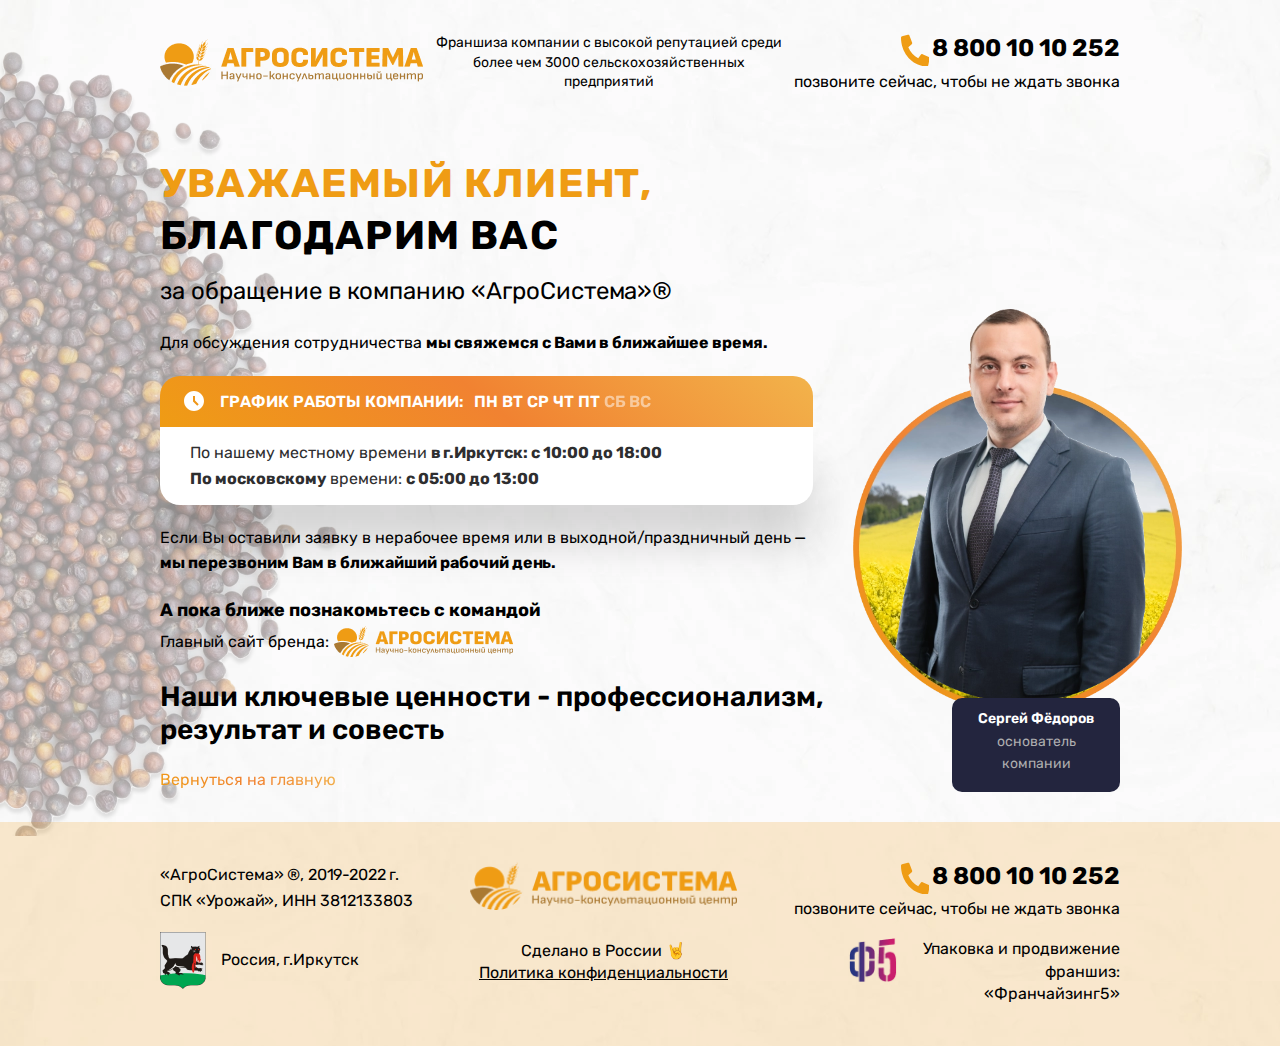
<file: thanks.html>
<!DOCTYPE html>
 <html lang="ru" class="no-js"> 
    <head>
        <meta charset="utf-8">
        <title>Спасибо! Ваша заявка принята</title>
        <meta name="description" content="">
        <meta name="viewport" content="width=device-width">
        <link rel="shortcut icon" href="images/favicon.svg" type="image/x-icon">
        <link rel="icon" href="favicon.ico" type="image/x-icon">
        <link rel="stylesheet" href="css/thanks.css">
        <link rel="stylesheet" href="css/fonts.css">
        <link rel="stylesheet" href="css/reset.css">
        <link rel="stylesheet" href="css/main.css">
    </head>
    <body>
        <div class="site-container">          
          <div class="thanks__content">
            <header class="header__thanks">
              <div class="container">
                <div class="header__wrapper">
                  <img src="./images/LogoAgrosystem.png" alt="логотип" class="header__logo">
                  <p class="header__descr">Франшиза компании с высокой репутацией среди более чем 3000 сельскохозяйственных предприятий</p>
                  <div class="phone-thanks">
                    <span class="header__thanks-phone"><a href="tel:+88001010252">8 800 10 10 252</a></span>
                    <p class="callback-1 calthanks">
                      позвоните сейчас, чтобы не ждать звонка
                    </p>
                  </div>
                </div>
              </div>
            </header>
  
              <main class="thanks__main">
                <section class="thanks">
                  <div class="container">
                    <div class="thanks__wrapper">
                      <div class="thanks__content-left">
                        <div class="thanks__title-block">
                            <h1 class="thanks__title"><span id="thanksName">Имя,</span> благодарим вас</h1>
                            <p class="thanks__subtitle">за обращение в компанию «АгроCистема»®</p>
                            <p class="thanks__descr">Для обсуждения сотрудничества <strong>мы свяжемся с Вами в ближайшее время.</strong></p> 
                        </div>
                        <div class="thanks__card">
                          <div class="thanks__card-top">
                            <h3 class="thanks__card-title">ГРАФИК РАБОТЫ КОМПАНИИ:</h3>
                            <p class="thanks__card-weekdays">ПН ВТ СР ЧТ ПТ</p>
                            <p class="thanks__card-weekends">СБ ВС</p>
                          </div>
                          <div class="thanks__card-bottom">
                            <p class="thanks__card-time">По нашему местному времени <strong>в г.Иркутск: с 10:00 до 18:00</strong> </p>
                            <p class="thanks__card-time"><strong>По московскому</strong> времени: <strong>с 05:00 до 13:00</strong></p>
                          </div>
                        </div>
                        <p class="thanks__card-subtitle">Если Вы оставили заявку в нерабочее время или в выходной/праздничный день — <strong>мы перезвоним Вам в ближайший рабочий день.</strong></p>
                        <div class="thanks__bottom">
                          <p class="thanks__text-dating"><strong>А пока ближе познакомьтесь с командой</strong></p>
                          <div class="thanks__site-block">
                            <p class="thanks__site-info">Главный сайт бренда:</p>
                            <a href="index.html" class="thanks__site-link"><img src="./images/thanks-logo.png" alt="логотип" class="thanks__site-img"></a>
                          </div>
                          <p class="thanks__slogan">Наши ключевые ценности - профессионализм, результат и совесть</p>
                          <a href="index.html" class="thanks__main-link">Вернуться на главную</a>
                        </div>
                      </div>
                      <div class="thanks__content-right">
                        <div class="thanks__img-ellipse">
                          <img class="thanks__img-founder" src="./images/founder-2.webp" alt="">
                        </div> 
                        <div class="thanks__label">
                          <p class="thanks__label-name">Сергей Фёдоров</p>
                          <p class="thanks__label-descr">основатель компании</p>
                        </div>
                      </div>
                    </div>
                  </div>
                </section>
              </main>
          </div>

          
          <footer class="footer">
            <div class="container">
              <div class="footer__wrapper">
                <div class="footer__info">
                  <div class="footer__year-block">
                    <p class="footer__year">
                      «АгроCистема» ®, 2019-2022 г.
                    </p>
                    <p class="footer__requisites">
                      СПК «Урожай», ИНН 3812133803
                    </p>
                  </div>
                  <div class="footer__address-block">
                    <img
                      loading="lazy"
                      src="./images/footer-icon-gerb.png"
                      class="footer__sign"
                      alt="Герб"
                    />
                    <p class="footer__address">
                      Россия, г.Иркутск
                    </p>
                  </div>
                </div>
                <div class="footer__confidentiality">
                  <a href="#" class="footer__link-logo">
                    <img
                      loading="lazy"
                      src="./images/footer-logo.png"
                      class="footer__logo"
                      width="267"
                      height="25"
                      alt="Логотип"
                    />
                  </a>
                  <div class="footer__promo-block">
                    <p class="footer__promo">Сделано в России 🤘</p>
                    <div class="footer__block">
                      <a
                        data-fancybox
                        data-src="#police"
                        class="footer__polity"
                        href="#"
                        >Политика конфиденциальности</a
                      >
                    </div>
                  </div>
                </div>
                <div class="footer__contacts">
                  <div class="footer__phone">
                    <span><a href="tel:+88001010252">8 800 10 10 252</a></span>
                    <p class="callback-1">
                      позвоните сейчас, чтобы не ждать звонка
                    </p>
                  </div>
                  <div class="footer__franchise-block">
                    <img
                      loading="lazy"
                      src="./images/footer-franchise.png"
                      class="footer__franchise-icon"
                      alt=""
                    />
                    <p class="footer__franchise-info">
                      Упаковка и продвижение франшиз: «Франчайзинг5»
                    </p>
                  </div>
                </div>
              </div>
            </div>
          </footer>    
        </div>
        
        <div class="modal__box" id="police">
          <span class="h3__title">Политика конфиденциальности</span>
          <p>1. Общие положения</p>
              <p>Настоящая политика обработки персональных данных составлена в соответствии с требованиями Федерального закона от 27.07.2006. №152-ФЗ «О персональных данных» и определяет порядок обработки персональных данных и меры по обеспечению безопасности персональных данных.</p>

              <ul>
                <li>1.  Оператор ставит своей важнейшей целью и условием осуществления своей деятельности соблюдение прав и свобод человека и гражданина при обработке его персональных данных, в том числе защиты прав на неприкосновенность частной жизни, личную и семейную тайну.</li>
                <li>2.  Настоящая политика Оператора в отношении обработки персональных данных (далее – Политика) применяется ко всей информации, которую Оператор может получить о посетителях веб-сайта компании «АгроCистема», СПК «Урожай», ИНН 3812133803.</li>
              </ul>

              <p>2. Основные понятия, используемые в Политике</p>

              <ul>
                <li>1.  Автоматизированная обработка персональных данных – обработка персональных данных с помощью средств вычислительной техники;</li>
                <li>2.  Блокирование персональных данных – временное прекращение обработки персональных данных (за исключением случаев, если обработка необходима для уточнения персональных данных);</li>
                <li>3.  Веб-сайт – совокупность графических и информационных материалов, а также программ для ЭВМ и баз данных, обеспечивающих их доступность в сети интернет по сетевому адресу</li>
                <li>4.  Информационная система персональных данных — совокупность содержащихся в базах данных персональных данных, и обеспечивающих их обработку информационных технологий и технических средств;</li>
                <li>5.  Обезличивание персональных данных — действия, в результате которых невозможно определить без использования дополнительной информации принадлежность персональных данных конкретному Пользователю или иному субъекту персональных данных;</li>
                <li>6.  Обработка персональных данных – любое действие (операция) или совокупность действий (операций), совершаемых с использованием средств автоматизации или без использования таких средств с персональными данными, включая сбор, запись, систематизацию, накопление, хранение, уточнение (обновление, изменение), извлечение, использование, передачу (распространение, предоставление, доступ), обезличивание, блокирование, удаление, уничтожение персональных данных;</li>
                <li>7.  Оператор – государственный орган, муниципальный орган, юридическое или физическое лицо, самостоятельно или совместно с другими лицами организующие и (или) осуществляющие обработку персональных данных, а также определяющие цели обработки персональных данных, состав персональных данных, подлежащих обработке, действия (операции), совершаемые с персональными данными;</li>
                <li>8.  Персональные данные – любая информация, относящаяся прямо или косвенно к определенному или определяемому Пользователю веб-сайта;</li>
                <li>9.  Пользователь – любой посетитель веб-сайта;</li>
                <li>10. Предоставление персональных данных – действия, направленные на раскрытие персональных данных определенному лицу или определенному кругу лиц;</li>
                <li>11. Распространение персональных данных – любые действия, направленные на раскрытие персональных данных неопределенному кругу лиц (передача персональных данных) или на ознакомление с персональными данными неограниченного круга лиц, в том числе обнародование персональных данных в средствах массовой информации, размещение в информационно-телекоммуникационных сетях или предоставление доступа к персональным данным каким-либо иным способом;</li>
                <li>12. Трансграничная передача персональных данных – передача персональных данных на территорию иностранного государства органу власти иностранного государства, иностранному физическому или иностранному юридическому лицу;</li>
                <li>13. Уничтожение персональных данных – любые действия, в результате которых персональные данные уничтожаются безвозвратно с невозможностью дальнейшего восстановления содержания персональных данных в информационной системе персональных данных и (или) результате которых уничтожаются материальные носители персональных данных.</li>
              </ul>
               
              <p>3. Оператор может обрабатывать следующие персональные данные Пользователя</p>

              <ul>
                <li>1.  Фамилия, имя, отчество;</li>
                <li>2.  Номер телефона;</li>
                <li>3.  Адрес электронной почты;</li>
                <li>4.  Также на сайте происходит сбор и обработка обезличенных данных о посетителях (в т.ч. файлов «cookie») с помощью сервисов интернет-статистики (Яндекс Метрика и Гугл Аналитика и других).</li>
                <li>5.  Вышеперечисленные данные далее по тексту Политики объединены общим понятием Персональные данные.</li>
              </ul>

              <p>4. Цели обработки персональных данных</p>

              <ul>
                <li>1.  Цель обработки персональных данных Пользователя — заключение, исполнение и прекращение гражданско-правовых договоров; предоставление доступа Пользователю к сервисам, информации и/или материалам, содержащимся на веб-сайте; уточнение деталей обращения.</li>
                <li>2.  Также Оператор имеет право направлять Пользователю уведомления о новых продуктах и услугах, специальных предложениях и различных событиях. Пользователь всегда может отказаться от получения информационных сообщений, направив Оператору письмо на адрес электронной почты с доменом 89140004338@ya.ru с пометкой «Отказ от уведомлений о новых продуктах и услугах и специальных предложениях».</li>
                <li>3.  Обезличенные данные Пользователей, собираемые с помощью сервисов интернет-статистики, служат для сбора информации о действиях Пользователей на сайте, улучшения качества сайта и его содержания.</li>
              </ul>
               
              <p>5. Правовые основания обработки персональных данных</p>

              <ul>
                <li>1.  Оператор обрабатывает персональные данные Пользователя только в случае их заполнения и/или отправки Пользователем самостоятельно через специальные формы, расположенные на сайте. Заполняя соответствующие формы и/или отправляя свои персональные данные Оператору, Пользователь выражает свое согласие с данной Политикой.</li>
                <li>2.  Оператор обрабатывает обезличенные данные о Пользователе в случае, если это разрешено в настройках браузера Пользователя (включено сохранение файлов «cookie» и использование технологии JavaScript).</li>
              </ul>
               
              <p>6. Порядок сбора, хранения, передачи и других видов обработки персональных данных</p>

              <p>Безопасность персональных данных, которые обрабатываются Оператором, обеспечивается путем реализации правовых, организационных и технических мер, необходимых для выполнения в полном объеме требований действующего законодательства в области защиты персональных данных.</p>

              <ul>
                <li>1.  Оператор обеспечивает сохранность персональных данных и принимает все возможные меры, исключающие доступ к персональным данным неуполномоченных лиц.</li>
                <li>2.  Персональные данные Пользователя никогда, ни при каких условиях не будут переданы третьим лицам, за исключением случаев, связанных с исполнением действующего законодательства.</li>
                <li>3.  Срок обработки персональных данных является неограниченным. Пользователь может в любой момент отозвать свое согласие на обработку персональных данных, направив Оператору уведомление посредством электронной почты на электронный адрес Оператора с пометкой «Отзыв согласия на обработку персональных данных».</li>
              </ul>

              <p>7. Трансграничная передача персональных данных</p>

              <ul>
                <li>1.  Оператор до начала осуществления трансграничной передачи персональных данных обязан убедиться в том, что иностранным государством, на территорию которого предполагается осуществлять передачу персональных данных, обеспечивается надежная защита прав субъектов персональных данных.</li>
                <li>2.  Трансграничная передача персональных данных на территории иностранных государств, не отвечающих вышеуказанным требованиям, может осуществляться только в случае наличия согласия в письменной форме субъекта персональных данных на трансграничную передачу его персональных данных и/или исполнения договора, стороной которого является субъект персональных данных.</li>
              </ul>

              <p>8. Заключительные положения</p>

              <ul>
                <li>1.  Пользователь может получить любые разъяснения по интересующим вопросам, касающимся обработки его персональных данных, обратившись к Оператору по телефону, указанному на сайте.</li>
                <li>2.  В данном документе будут отражены любые изменения политики обработки персональных данных Оператором. Политика действует бессрочно до замены ее новой версией.</li>
                <li>3.  Актуальная версия Политики в свободном доступе расположена в сети Интернет на сайте.</li>
              </ul>
        </div>

        <script src="js/jquery.js"></script>
        <script src="js/app.js"></script>
        <script src="js/formprocessor.js"></script>
        <script type='text/javascript' src='https://api-maps.yandex.ru/2.1/?apikey=c3472711-0044-40b4-92fe-e8200d2156a0&load=package.map&lang=ru-RU&ver=2.' id='yamapsapi-js'></script>
    </body>
</html>
</file>
<file: css/modal-final.css>
.modal-final{
  display: none;
  position: relative;
}

.modal-final__overlay::after{
   content: '';
   /* position: absolute; */
   top: -210px;
   right: -7px; 
   position: relative;
   width: 24px;
   height: 22px;
   background-image: url('../images/modal-close.svg');
   background-repeat: no-repeat;
   z-index: 50;
   cursor: pointer;

}

.modal-final__overlay{
    position: fixed;
    top: 0px;
    left: 0px;
    right: 0px;
    bottom: 0px;
    background-color: rgba(0, 0, 0, 0.5);
    display: flex;
    align-items: center;
    justify-content: center;
    height: 100vh;
    width: 100%;
    opacity: 0;
    display: none;
    transition: all 0.3 ease-in-out;
    z-index: 50;
}

.modal-final__content{
    position: relative;
    background: var(--dark-blue);
    width: 760px;
    height: 432px;
    border-radius: 5px 60px 5px 60px;
    padding: 40px;
    overflow: initial;
    display: none;
}

.modal-final__content::before{
    content: '';
    position: absolute;
    width: 395px;
    height: 302px;
    bottom: -19px;
    left: -6px;
    background-image: url('../images/modal-bj-partners.webp');
    background-repeat: no-repeat;
    border-radius: 0px 0px 0px 160px;
    z-index: 10;
    
    
}

.modal-final-visible{
    display: block;
}

.modal-final__content-visible{
    display: block;
}

.modal-final__overlay-visible{
    opacity: 1;
    /* visibility: visible; */
    display: flex;
    justify-content: center;
    align-items: center;
    transition: all 0.3 ease-in-out;
}

@media screen and (max-width: 768px) {
    .modal-final{
        display: none;
    }
}
</file>
<file: css/fonts.css>
@font-face {
    font-family: "Rubik";
    src: url("../fonts/Rubik-Regular.woff2") format("woff2");
    font-weight: 400;
    font-display: swap;
    font-style: normal;
  }
  @font-face {
    font-family: "Rubik";
    src: url("../fonts/Rubik-Medium.woff2") format("woff2");
    font-weight: 500;
    font-display: swap;
    font-style: normal;
  }
  @font-face {
    font-family: "Rubik";
    src: url("../fonts/Rubik-SemiBold.woff2") format("woff2");
    font-weight: 600;
    font-display: swap;
    font-style: normal;
  }
  @font-face {
    font-family: "Rubik";
    src: url("../fonts/Rubik-Bold.woff2") format("woff2");
    font-weight: 700;
    font-display: swap;
    font-style: normal;
  }
</file>
<file: css/main.css>
:root {
  --font-family: "Rubik", sans-serif;
  --content-width: 1140px;
  --container-offset: 10px;
  --container-width: calc(var(--content-width) + (var(--container-offset) * 2));
  --orange: #ef9c14;
  --black: #000000;
  --green: #61a640;
  --grey: #aeaeaf;
  --dark-blue: #23253e;
  --white: #fff;
  --brown: #aa7932;
  --black-orange: #be5f1a;
}
@media screen and (max-width: 1340px) {
  :root {
    --content-width: 960px;
  }
}
@media screen and (max-width: 992px) {
  :root {
    --content-width: 720px;
  }
}
@media screen and (max-width: 768px) {
  :root {
    --content-width: 540px;
  }
}
@media screen and (max-width: 576px) {
  :root {
    --content-width: 290px;
  }
}
@media screen and (max-width: 350px) {
  :root {
    --content-width: 290px;
    --container-offset: 10px;
  }
}

/* stylelint-disable */ /* stylelint-disable */ /* stylelint-disable */
.custom-checkbox__field:checked + .custom-checkbox__content::after {
  opacity: 1;
}

.custom-checkbox__field:focus + .custom-checkbox__content::before {
  outline: 2px solid #f00;
  outline-offset: 2px;
}

.custom-checkbox__field:disabled + .custom-checkbox__content {
  opacity: 0.4;
  pointer-events: none;
}

/* stylelint-disable */ /* stylelint-disable */

html {
  -webkit-box-sizing: border-box;
  box-sizing: border-box;
  padding: 0px;
  margin: 0px;
  /* height: 100%; */
}

*,
*::before,
*::after {
  -webkit-box-sizing: inherit;
  box-sizing: inherit;
}

body {
  font-family: "Rubik";
  font-size: 18px;
  font-weight: 400;
  margin: 0px;
  padding: 0px;
  /* height: 100%; */
}

@media screen and (max-width: 1340px) {
  body {
    font-size: 16px;
  }
}
@media screen and (max-width: 768px) {
  body {
    font-size: 15px;
  }
}
@media screen and (max-width: 576px) {
  body {
    font-size: 13px;
  }
}

h1,
h2,
h3,
h4,
h5,
h6 {
  margin: 0px;
}

p {
  margin: 0px;
}

.page {
  height: 100%;
  font-family: var(--font-family, sans-serif);
  -webkit-text-size-adjust: 100%;
}

.page__body {
  margin: 0;
  min-height: 100%;
}

img {
  height: auto;
  -o-object-fit: cover;
  object-fit: cover;
}

a {
  text-decoration: none;
}

.site-container {
  overflow: hidden;
}

.is-hidden {
  display: none !important; /* stylelint-disable-line declaration-no-important */
}

.btn-reset {
  border: none;
  padding: 0;
  background: transparent;
  cursor: pointer;
}

.list-reset {
  list-style: none;
  margin: 0;
  padding: 0;
}

.input-reset {
  -webkit-appearance: none;
  -moz-appearance: none;
  appearance: none;
  border: none;
  border-radius: 0;
  background-color: #fff;
}
.input-reset::-webkit-search-decoration,
.input-reset::-webkit-search-cancel-button,
.input-reset::-webkit-search-results-button,
.input-reset::-webkit-search-results-decoration {
  display: none;
}

.visually-hidden {
  position: absolute;
  overflow: hidden;
  margin: -1px;
  border: 0;
  padding: 0;
  width: 1px;
  height: 1px;
  clip: rect(0 0 0 0);
}

.container {
  margin: 0 auto;
  padding: 0 var(--container-offset);
  max-width: var(--container-width);
}

.js-focus-visible :focus:not(.focus-visible) {
  outline: none;
}

.centered {
  text-align: center;
}

.dis-scroll {
  position: fixed;
  left: 0;
  top: 0;
  overflow: hidden;
  width: 100%;
  height: 100vh;
  -ms-scroll-chaining: none;
  overscroll-behavior: none;
}

.page--ios .dis-scroll {
  position: relative;
}

/* global-style */
.h2-title {
  font-weight: 700;
  font-size: 40px;
  line-height: 110%;
  letter-spacing: 0.01em;
}

@media screen and (max-width: 992px) {
  .h2-title {
    font-size: 30px;
  }
}

@media screen and (max-width: 768px) {
  .h2-title {
    font-size: 19px;
  }
}

@media screen and (max-width: 576px) {
  .h2-title {
    font-size: 17px;
  }
}

/* header */

.header {
  position: relative;
  padding-top: 53px;
  padding-bottom: 66px;
  z-index: 10;
}

.header::after {
  content: "";
  position: absolute;
  top: 0px;
  right: -115px;
  width: 836px;
  height: 846px;
  background-image: url("../images/site-line.webp");
  background-repeat: no-repeat;
  z-index: 4;
}

header::before {
  content: "";
  position: absolute;
  top: 51px;
  left: 0px;
  width: 849px;
  height: 785px;
  background-image: url("../images/header-bg.webp");
  background-repeat: no-repeat;
  z-index: 5;
}

.header__wrapper {
  display: flex;
  justify-content: space-between;
  align-items: center;
}

.header__logo {
}

.header__logo-link {
  cursor: pointer;
}

.header__descr {
  max-width: 465px;
  font-weight: 400;
  font-size: 16px;
  line-height: 140%;
  text-align: center;
  color: var(--black);
}

.header__phone {
  position: relative;
  display: flex;
  flex-direction: column;
  z-index: 10;
  cursor: pointer;
}

.header__phone span a {
  position: relative;
  font-weight: 700;
  font-size: 24px;
  line-height: 28px;
  text-align: right;
  color: var(--black);
  text-decoration: none;
}

.header__phone span a::before {
  content: "";
  position: absolute;
  top: 0px;
  left: -31px;
  width: 28px;
  height: 32px;
  background-image: url("../images/Icon_phone.svg");
  background-repeat: no-repeat;
}

.callback {
  position: relative;
  font-weight: 400;
  font-size: 16px;
  line-height: 19px;
  text-align: right;
  text-decoration-line: underline;
  color: var(--black);
  cursor: pointer;
  z-index: 20;
}

@media screen and (max-width: 1340px) {
  .header__descr {
    max-width: 350px;
    font-size: 14px;
  }

  .header::after {
    right: -250px;
    opacity: 0.6;
  }
}

@media screen and (max-width: 992px) {
  .header__descr {
    display: none;
  }

  .header::after {
    display: none;
  }
}

@media screen and (max-width: 768px) {
  .header__phone span a {
    font-size: 20px;
  }

  .header__logo {
    width: 215px;
    object-fit: contain;
  }

  .header__phone span a::before {
    width: 25px;
    height: 25px;
    background-size: contain;
  }

  .header {
    padding-top: 30px;
    padding-bottom: 30px;
  }
}

@media screen and (max-width: 576px) {
  .header__wrapper {
    display: flex;
    align-items: center;
    justify-content: space-between;
  }

  header::before {
    content: "";
    position: absolute;
    top: 51px;
    left: 0px;
    width: 849px;
    height: 650px;
    background-image: url("../images/header-bg.webp");
    background-repeat: no-repeat;
    background-size: contain;
  }

  .header::after {
    display: none;
  }

  .header__logo {
    width: 140px;
    margin-bottom: 20px;
  }

  .header__phone {
    display: flex;
    flex-direction: column;
    justify-content: center;
    align-items: center;
  }

  .header__phone span a {
    font-size: 16px;
  }

  .header__phone span a::before {
    display: none;
  }

  .callback {
    font-size: 14px;
  }

  .header {
    padding-top: 20px;
    padding-bottom: 20px;
  }
}

/* hero */

.hero {
  position: relative;
  padding-bottom: 75px;
}

.hero::after {
  content: "";
  position: absolute;
  top: 130px;
  right: -143px;
  width: 744px;
  height: 468px;
  background-image: url("../images/hero-bg.webp");
  background-repeat: no-repeat;
  z-index: 12;
}

.hero__wrapper {
}

.hero__title-block {
  position: relative;
  margin-bottom: 31px;
  z-index: 15;
}

.hero__title {
  font-weight: 700;
  font-size: 48px;
  line-height: 120%;
  letter-spacing: 0.01em;
  color: var(--black);
  margin-bottom: 23px;
}

.hero__subtile {
  max-width: 940px;
  font-weight: 700;
  font-size: 32px;
  line-height: 120%;
  letter-spacing: 0.01em;
  color: var(--black);
  border: 2px solid var(--orange);
  border-radius: 15px;
  padding: 13px 0px 13px 35px;
}

.hero__subtile span {
  color: var(--orange);
}

.hero__content {
  position: relative;
  margin-bottom: 50px;
  z-index: 20;
}

.hero__descr {
  max-width: 806px;
  font-weight: 400;
  font-size: 18px;
  line-height: 160%;
  letter-spacing: 0.01em;
  color: var(--black);
  margin-bottom: 30px;
}

.hero__facts-block {
  display: flex;
  justify-content: space-between;
  max-width: 820px;
  margin-left: 42px;
  margin-bottom: 20px;
}

.hero__facts {
  position: relative;
}

.hero__facts::before {
  content: "";
  position: absolute;
  top: 0px;
  left: -42px;
  width: 34px;
  height: 34px;
  background-image: url("../images/hero_svg.svg");
  background-repeat: no-repeat;
}

.hero__facts-pos {
  display: flex;
  flex-direction: column;
}

.hero__facts-text {
  font-weight: 400;
  font-size: 14px;
  line-height: 140%;
  letter-spacing: 0.01em;
  color: var(--black);
}

.hero__facts-block-mobile {
  display: none;
}

.hero__swiper {
  display: none;
}

.hero__form-btn-mobile {
  display: none;
}

@media screen and (max-width: 1760px) {
  .hero::after {
    content: "";
    position: absolute;
    top: -168px;
    right: -80px;
    width: 669px;
    height: 766px;
    background-image: url("../images/hero-bg.webp");
    background-repeat: no-repeat;
    background-size: contain;
    z-index: 12;
  }
}

@media screen and (max-width: 1630px) {
  .hero::after {
    display: none;
  }
}

@media screen and (max-width: 1340px) {
}

@media screen and (max-width: 992px) {
  .hero::after {
    content: "";
    display: block;
    position: absolute;
    top: 663px;
    right: -259px;
    width: 586px;
    height: 255px;
    background-image: url("../images/hero-bg.webp");
    background-repeat: no-repeat;
    z-index: 12;
  }

  .hero__title {
    font-size: 32px;
  }

  .hero__subtile {
    font-size: 24px;
    margin-left: 0px;
  }

  .hero__descr {
    font-size: 16px;
  }

  .hero__facts-block {
    display: none;
  }

  .hero__facts-text {
    font-size: 16px;
    margin-bottom: 5px;
  }

  .hero__facts {
    margin-bottom: 60px;
  }

  .hero__content-mobile {
    display: flex;
    justify-content: space-between;
  }

  .hero__facts-block-mobile {
    display: flex;
    flex-direction: column;
    max-width: 250px;
  }
}

@media screen and (max-width: 768px) {
  .hero__form-btn-mobile {
    display: block;
  }

  .hero {
    padding-bottom: 50px;
  }

  .hero::after {
    display: none;
  }

  .hero__facts-block-mobile {
    display: none;
  }

  .hero__content-mobile {
    display: flex;
    flex-direction: column;
    justify-content: center;
    align-items: center;
  }

  .hero__title {
    text-align: center;
    font-size: 19px;
  }

  .hero__subtile {
    text-align: center;
    font-size: 16px;
    padding: 13px 10px 13px 10px;
  }

  .hero__descr {
    text-align: center;
    font-size: 17px;
  }

  .hero__swiper {
    position: relative;
    display: block;
  }

  .hero__facts-text {
    text-align: center;
  }

  .hero__facts::before {
    display: none;
  }

  .hero__facts {
    display: flex;
    flex-direction: column;
    justify-content: center;
    align-items: center;
  }

  .hero__facts img {
    margin-bottom: 10px;
  }

  .hero-swiper-button-prev.hero-swiper-button-prev {
    position: relative;
    /* left: -6px; */
  }

  .hero-swiper-button-next.hero-swiper-button-next {
    position: relative;
    /* right: -6px; */
  }
}
@media screen and (max-width: 576px) {
  .hero {
    padding-bottom: 20px;
  }

  .hero__title-block {
    margin-bottom: 15px;
  }

  .hero__title {
    font-size: 19px;
    text-align: left;
    margin-bottom: 15px;
  }

  .hero__subtile {
    font-size: 16px;
    padding-left: 0px;
  }

  .hero__descr {
    font-size: 13px;
    margin-bottom: 15px;
  }

  .hero-slide {
    height: 100px;
  }

  .hero__content {
    margin-bottom: 15px;
  }

  .hero__facts {
    margin-bottom: 20px;
  }

  .hero__facts-text {
    font-size: 13px;
  }

  .hero__swiper {
    position: relative;
    z-index: 20;
  }

  .hero__form-btn-mobile {
    margin-bottom: 40px;
  }
}

/* leader */

.leader {
  padding-bottom: 58px;
}

.leader__wrapper {
  position: relative;
}

.leader__title-block {
  position: relative;
}

.leader__title-block::before {
  content: "";
  position: absolute;
  top: -12px;
  left: 0px;
  width: 110px;
  height: 110px;
  background-image: url("../images/title_bg.svg");
  background-repeat: no-repeat;
  z-index: 10;
}

.leader__title {
  position: relative;
  max-width: 1055px;
  font-weight: 700;
  font-size: 40px;
  line-height: 110%;
  letter-spacing: 0.01em;
  color: var(--black);
  margin-left: 21px;
  margin-bottom: 51px;
  z-index: 20;
}

.leader__content-middle {
  display: flex;
  margin-bottom: 42px;
}

.leader__middle-descr {
  max-width: 562px;
  font-size: 18px;
  line-height: 160%;
  letter-spacing: 0.01em;
  color: var(--black);
  margin-right: 24px;
}

.leader__middle-data-block {
}

.leader__middle-data {
  display: flex;
  align-items: center;
  margin-bottom: 20px;
}

.leader__middle-data-num {
  width: 326px;
  background: linear-gradient(39.65deg, #ef9c14 0%, #f18231 50%, #f2b34b 100%);
  border-radius: 20px;
  font-weight: 700;
  font-size: 40px;
  line-height: 110%;
  letter-spacing: 0.01em;
  color: var(--black);
  text-align: center;
  padding: 13px 0px 13px 0px;
  margin-right: 10px;
}

.btn-bg {
  background-image: url("../images/bg_leader-btn.png");
  background-repeat: no-repeat;
}

.leader__middle-data-descr {
  max-width: 184px;
  font-weight: 500;
  font-size: 14px;
  line-height: 160%;
  letter-spacing: 0.01em;
  color: var(--black);
}

.leader__content-bottom {
  display: flex;
  justify-content: space-between;
}

.leader__bottom-img {
}

.leader__bottom-data {
  max-width: 458px;
  padding-top: 64px;
}

.leader__bottom-num {
  font-weight: 700;
  font-size: 120px;
  line-height: 100%;
  letter-spacing: 0.01em;
  background: linear-gradient(39.65deg, #ef9c14 0%, #f18231 50%, #f2b34b 100%);
  -webkit-background-clip: text;
  -webkit-text-fill-color: transparent;
  background-clip: text;
  text-fill-color: transparent;
}

.leader__bottom-descr {
  line-height: 160%;
  letter-spacing: 0.01em;
  color: var(--black);
}

@media screen and (max-width: 1340px) {
  .leader__middle-data-num {
    background-size: contain;
    font-size: 30px;
  }

  .leader__bottom-img {
    margin-right: 10px;
  }
}

@media screen and (max-width: 992px) {
  .leader__title {
    font-size: 30px;
  }

  .leader__middle-descr {
    font-size: 16px;
  }

  .leader__bottom-img {
    margin-right: 10px;
  }

  .leader__bottom-img img {
    width: 450px;
    height: 280px;
    object-fit: contain;
  }

  .leader__bottom-data {
    padding-top: 0px;
  }

  .leader__bottom-num {
    font-size: 100px;
  }

  .leader__content-bottom {
    display: flex;
    justify-content: space-between;
    align-items: center;
  }
}
@media screen and (max-width: 768px) {
  .leader__title {
    font-size: 26px;
  }

  .leader__title-block::before {
    width: 90px;
    height: 90px;
    background-size: contain;
  }

  .leader__content-middle {
    display: flex;
    flex-direction: column;
    margin-bottom: 0px;
  }

  .leader__middle-data-block {
    display: flex;
    flex-direction: column;
    align-items: flex-start;
  }

  .leader__middle-descr {
    margin-right: 0px;
    margin-bottom: 20px;
  }

  .leader__middle-data {
    display: flex;
    flex-direction: column-reverse;
    align-items: flex-start;
    justify-content: center;
    margin-bottom: 20px;
  }

  .leader__middle-data-descr {
    margin-bottom: 20px;
  }

  .leader__content-bottom {
    display: flex;
    flex-direction: column;
    align-items: center;
    justify-content: center;
  }

  .leader__bottom-img {
    margin-right: 0px;
  }

  .leader__bottom-img img {
    width: 550px;
    height: 280px;
    object-fit: contain;
  }

  .leader__bottom-num {
    text-align: center;
  }

  .leader__bottom-descr {
    text-align: center;
  }
}

@media screen and (max-width: 576px) {
  .leader {
    padding-bottom: 20px;
  }

  .leader__title {
    font-size: 22px;
    margin-bottom: 20px;
  }

  .leader__middle-descr {
    font-size: 13px;
  }

  .leader__middle-data {
    display: flex;
    flex-direction: column-reverse;
    align-items: flex-start;
    justify-content: center;
    margin-bottom: 20px;
  }

  .leader__middle-data-descr {
    font-size: 13px;
    margin-bottom: 10px;
  }

  .leader__middle-data-num {
    width: 255px;
    background-size: contain;
    font-size: 27px;
  }

  .leader__bottom-num {
    font-size: 80px;
  }

  .leader__bottom-img img {
    width: 310px;
    height: 163px;
    object-fit: contain;
  }
}
@media screen and (max-width: 350px) {
}

/* promo */
.promo {
  position: relative;
  background: linear-gradient(39.65deg, #ef9c14 0%, #f18231 50%, #f2b34b 100%);
}

.promo::after {
  content: "";
  position: absolute;
  top: 0px;
  right: -34px;
  width: 720px;
  height: 607px;
  background-image: url("../images/promo-one_bj.webp");
  background-repeat: no-repeat;
  z-index: 2;
}

.promo__wrapper {
  padding: 80px 0px 80px 0px;
}
.promo__content {
  position: relative;
  max-width: 945px;
  font-weight: 700;
  font-size: 40px;
  line-height: 110%;
  letter-spacing: 0.01em;
  color: var(--black);
  z-index: 5;
}

.promo__content span {
  color: var(--white);
}

@media screen and (max-width: 992px) {
  .promo::after {
    width: 720px;
    height: 278px;
    background-size: cover;
  }

  .promo__content {
    font-size: 36px;
  }
}
@media screen and (max-width: 768px) {
  .promo::after {
    height: 210px;
    background-size: cover;
  }

  .promo__wrapper {
    padding: 60px 0px 60px 0px;
  }

  .promo__content {
    font-size: 27px;
  }
}
@media screen and (max-width: 576px) {
  .promo__wrapper {
    padding: 30px 0px 30px 0px;
  }

  .promo__content {
    font-size: 23px;
  }

  .promo::after {
    width: 500px;
    height: 185px;
    background-size: cover;
  }
}
@media screen and (max-width: 350px) {
  .promo::after {
    display: none;
  }
}

/* business-model */

.business-model {
  position: relative;
  background-image: url("../images/business-model_bg.webp");
  background-repeat: no-repeat;
  background-size: cover;
  padding-top: 80px;
  padding-bottom: 100px;
}

.business-model::before {
  content: "";
  position: absolute;
  width: 523px;
  height: 1267px;
  bottom: -281px;
  right: -15px;
  background-image: url("../images/business-model-bg-el.webp");
  background-repeat: no-repeat;
  z-index: 10;
}

.business-model__title-block {
  background-color: var(--white);
  box-shadow: 0px 40px 40px rgba(0, 0, 0, 0.15);
  border-radius: 20px;
  padding: 30px 48px 30px 65px;
  margin-bottom: 40px;
}

.business-model__title {
  font-weight: 700;
  font-size: 40px;
  line-height: 110%;
  letter-spacing: 0.01em;
  color: var(--black);
  margin-bottom: 10px;
}

.business-model__title span {
  color: var(--orange);
}

.business-model__subtitle {
  line-height: 160%;
  letter-spacing: 0.01em;
  color: var(--black);
}

.business-model__content {
  position: relative;
  z-index: 15;
  margin-bottom: 74px;
}

.business-model__audience-title {
  font-weight: 700;
  font-size: 32px;
  line-height: 120%;
  letter-spacing: 0.01em;
  color: var(--white);
  margin-bottom: 18px;
}

.business-model__card-block {
}

.business-model__card-pos {
  display: flex;
  justify-content: space-between;
  margin-bottom: 37px;
}

.business-model__card-main-pos {
  display: flex;
  justify-content: space-between;
}

.business-model__card {
  width: 360px;
  background-color: var(--white);
  box-shadow: 0px 40px 40px rgba(0, 0, 0, 0.15);
  border-radius: 20px;
  padding: 17px 102px 116px 20px;
}

.business-model__card:not(:last-child) {
  margin-right: 10px;
}

.business-model__card:nth-child(1) {
  background-image: url("../images/business-card-1.webp");
  background-repeat: no-repeat;
  background-position: center bottom;
}

.business-model__card:nth-child(2) {
  background-image: url("../images/business-card-2.webp");
  background-repeat: no-repeat;
  background-position: center bottom;
}

.business-model__card:nth-child(3) {
  background-image: url("../images/business-card-3.webp");
  background-repeat: no-repeat;
  background-position: center bottom;
}

.business-model__card-descr {
  font-weight: 500;
  font-size: 18px;
  line-height: 160%;
  letter-spacing: 0.01em;
  color: var(--dark-blue);
}

.business-model__card-main {
  width: 555px;
  background-color: var(--white);
  border-radius: 20px;
  padding: 63px 32px 64px 45px;
}

.business-model__card-main:not(:last-child) {
  margin-right: 10px;
}

.business-model__card-main-title-block {
  display: flex;
  justify-content: space-between;
  align-items: center;
  margin-bottom: 27px;
}

.business-model__card-main-title {
  font-weight: 700;
  font-size: 40px;
  line-height: 110%;
  letter-spacing: 0.01em;
  background: linear-gradient(39.65deg, #ef9c14 0%, #f18231 50%, #f2b34b 100%);
  -webkit-background-clip: text;
  -webkit-text-fill-color: transparent;
  background-clip: text;
  text-fill-color: transparent;
}

.business-model__card-main-promo {
  background: var(--dark-blue);
  border-radius: 100px;
  font-weight: 500;
  font-size: 18px;
  line-height: 160%;
  letter-spacing: 0.01em;
  color: var(--white);
  padding: 14px 20px 14px 20px;
}

.business-model__card-main-algorithm {
  min-height: 600px;
  display: flex;
  flex-direction: column;
  justify-content: space-between;
  margin-bottom: 29px;
}

.business-model__card-main-algorithm-title {
  font-weight: 700;
  font-size: 24px;
  line-height: 160%;
  letter-spacing: 0.01em;
  color: var(--black);
  margin-bottom: 20px;
}

.business-model__card-main-algorithm-block {
  flex-grow: 1;
}

.business-model__card-main-algorithm-pos {
  position: relative;
  display: flex;
  align-items: flex-start;
}

.business-model__card-main-algorithm-num {
  position: absolute;
  top: 0px;
  left: 0px;
  width: 32px;
  height: 32px;
  background: linear-gradient(39.65deg, #ef9c14 0%, #f18231 50%, #f2b34b 100%);
  font-weight: 700;
  font-size: 14px;
  line-height: 140%;
  letter-spacing: 0.01em;
  color: var(--white);
  text-align: center;
  padding: 6px;
  border-radius: 50%;
}

.business-model__card-main-algorithm-step {
  font-size: 18px;
  line-height: 160%;
  letter-spacing: 0.01em;
  color: var(--dark-blue);
  padding-left: 44px;
  margin-bottom: 24px;
}

.business-model__card-main-info {
  font-weight: 400;
  font-size: 14px;
  line-height: 180%;
  letter-spacing: 0.01em;
  color: var(--black);
}

.business-model__card-main-area-block {
  margin-bottom: 18px;
}

.business-model__card-main-area-title {
  font-weight: 700;
  font-size: 24px;
  line-height: 160%;
  letter-spacing: 0.01em;
  color: var(--black);
  margin-bottom: 10px;
}

.business-model__card-main-area-name {
  font-weight: 400;
  font-size: 14px;
  line-height: 180%;
  letter-spacing: 0.01em;
  color: var(--black);
}

.business-model__card-main-area {
  display: flex;
  flex-direction: column;
}

.card-area-1 {
  width: 145px;
}

.card-area-2 {
  width: 186px;
}

.card-area-3 {
  width: 246px;
}

.business-model__card-main-area-num {
  background: linear-gradient(39.65deg, #ef9c14 0%, #f18231 50%, #f2b34b 100%);
  border-radius: 20px;
  font-weight: 700;
  font-size: 24px;
  line-height: 160%;
  letter-spacing: 0.01em;
  color: var(--black);
  padding: 12px 20px 12px 20px;
  margin-right: 30px;
  text-align: center;
}

.business-model__card-main-area-info {
  display: flex;
}

.business-model__card-main-state {
}
.business-model__card-main-state-title {
  font-weight: 700;
  font-size: 24px;
  line-height: 160%;
  letter-spacing: 0.01em;
  color: var(--black);
  margin-bottom: 7px;
}

.business-model__card-main-state-name {
  position: relative;
  font-weight: 400;
  font-size: 14px;
  line-height: 180%;
  letter-spacing: 0.01em;
  color: var(--black);
  margin-left: 45px;
}

.business-model__card-main-state-name::before {
  content: "";
  position: absolute;
  width: 32px;
  height: 32px;
  top: -4px;
  left: -42px;
  background-image: url("../images/bussiness-state.svg");
  background-repeat: no-repeat;
}

.business-model__card-main-state-info {
  max-width: 408px;
  display: flex;
  justify-content: space-between;
}

.business-model__info-time {
  display: flex;
  justify-content: flex-start;
}

.business-model__info-time-text {
  font-weight: 400;
  font-size: 12px;
  line-height: 180%;
  letter-spacing: 0.01em;
  color: rgba(0, 0, 0, 0.5);
  margin-top: 20px;
}

/* business-model__categories */
.business-model__categories {
  position: relative;
  z-index: 15;
}

.business-model__categories::before {
  content: "";
  position: absolute;
  width: 110px;
  height: 110px;
  top: -12px;
  left: 7px;
  background-image: url("../images/title_bg.svg");
  background-repeat: no-repeat;
  z-index: 2;
}

.business-model__categories-title {
  position: relative;
  max-width: 754px;
  font-weight: 700;
  font-size: 40px;
  line-height: 110%;
  letter-spacing: 0.01em;
  color: var(--white);
  margin-left: 21px;
  margin-bottom: 30px;
  z-index: 5;
}

.business-model__categories-list-block {
  display: flex;
}
.business-model__categories-list {
  margin-right: 82px;
}

.business-model__categories-item-main {
  position: relative;
  font-weight: 700;
  font-size: 24px;
  line-height: 160%;
  letter-spacing: 0.01em;
  color: var(--white);
  margin-bottom: 18px;
}

.business-model__categories-item-main::before {
  content: "";
  position: absolute;
  width: 111px;
  height: 3px;
  bottom: -7px;
  left: 0px;
  background-image: url("../images/list-line.svg");
  background-repeat: no-repeat;
}

.business-model__categories-item {
  line-height: 180%;
  letter-spacing: 0.01em;
  color: #ffffff;
  list-style: inside;
}

.business__swiper {
  display: none;
}

.business-model__mobile {
  display: none;
}

.business-model__categories-swiper {
  display: none;
}

@media screen and (max-width: 1340px) {
  .business-model__card-main-title-block {
    display: flex;
    flex-direction: column;
    justify-content: space-between;
    align-items: center;
    margin-bottom: 27px;
  }

  .business-model__card-main {
    width: 485px;
  }

  .business-model::before {
    height: 1000px;
    bottom: -281px;
    right: -140px;
    background-size: contain;
    opacity: 0.8;
    z-index: 10;
  }

  .business-model__card-main-title {
    margin-bottom: 10px;
  }

  .business-model__card-descr {
    font-size: 16px;
  }

  .business-model__categories-item-main {
    display: flex;
    align-items: center;
    min-height: 75px;
  }
}

@media screen and (max-width: 992px) {
  .business-model::before {
    height: 800px;
    bottom: -281px;
    right: -217px;
    background-size: contain;
    opacity: 0.8;
    z-index: 10;
  }

  .business-model__title {
    font-size: 30px;
  }

  .business-model__card {
    padding: 17px 30px 100px 20px;
  }

  .business-model__content {
    margin-bottom: 50px;
  }

  .business-model__card-main {
    width: 350px;
    padding: 30px 32px 30px 45px;
  }

  .business-model__card-main-title {
    font-size: 30px;
  }

  .business-model__card-main-promo {
    font-size: 16px;
  }

  .business-model__card-main-algorithm-title {
    font-size: 20px;
  }

  .business-model__card-main-algorithm-step {
    font-size: 16px;
  }

  .business-model__card-main-area-title {
    font-size: 20px;
  }

  .business-model__card-main-area-num {
    font-size: 15px;
  }

  .business-model__card-main-state-title {
    font-size: 20px;
  }

  .business-model__card-main-state-name {
    margin-right: 0px;
    margin-bottom: 15px;
  }

  .business-model__card-main-state-info {
    display: flex;
    flex-direction: column;
    justify-content: space-between;
  }

  .business-model__categories-title {
    font-size: 30px;
  }

  .business-model__categories-list {
    display: flex;
    flex-direction: column;
    margin-right: 0px;
  }

  .business-model__categories-item-main {
    font-size: 20px;
  }
}
@media screen and (max-width: 768px) {
  .business-model {
    padding-top: 30px;
    padding-bottom: 30px;
  }

  .business-model::before {
    height: 650px;
    bottom: -281px;
    right: -274px;
    background-size: contain;
    opacity: 0.8;
    z-index: 10;
  }

  .business-model__title {
    font-size: 26px;
  }

  .business-model__audience-title {
    text-align: center;
    font-size: 25px;
  }

  .business__swiper {
    display: flex;
    flex-direction: column;
    justify-content: center;
    align-items: center;
    margin-bottom: 50px;
  }

  .swiper-button-prev.business-swiper-button-prev {
    position: relative;
    background-image: url("../images/prev-arrow.svg");
    background-repeat: no-repeat;
  }

  .swiper-button-next.business-swiper-button-next {
    position: relative;
  }

  .business-model__card-pos {
    display: none;
  }

  .business-model-slide {
    display: flex;
    justify-content: center;
    margin-bottom: 10px;
  }

  .swiper-pagination-bullet {
    background: var(--orange);
  }

  .business-model__card-mobile {
    width: 230px;
    background-color: var(--white);
    box-shadow: 0px 40px 40px rgba(0, 0, 0, 0.15);
    border-radius: 20px;
    padding: 17px 102px 116px 20px;
  }

  .card-1 {
    background-image: url("../images/business-card-1.webp");
    background-repeat: no-repeat;
    background-position: center bottom;
  }

  .card-2 {
    background-image: url("../images/business-card-2.webp");
    background-repeat: no-repeat;
    background-position: center bottom;
  }

  .card-3 {
    background-image: url("../images/business-card-3.webp");
    background-repeat: no-repeat;
    background-position: center bottom;
  }

  .business-model__card-main-pos {
    display: none;
  }

  .business-model__mobile {
    display: flex;
    flex-direction: column;
    align-items: center;
    justify-content: center;
  }

  .business-model__card-main {
    width: 350px;
    padding: 30px 32px 30px 32px;
  }

  .business-model__categories-title {
    font-size: 26px;
  }

  .business-model__categories-list:not(:last-child) {
    margin-right: 20px;
  }

  .business-model__categories-item-main {
    font-size: 18px;
  }

  .business-model__categories::before {
    width: 90px;
    height: 90px;
    left: 0px;
    background-size: contain;
  }

  .swiper-button-prev.categories-prev {
    position: relative;
    background-image: url("../images/prev-arrow.svg");
    background-repeat: no-repeat;
  }

  .swiper-button-next.categories-next {
    position: relative;
  }
}
@media screen and (max-width: 576px) {
  .business-model__categories::before {
    width: 90px;
    height: 90px;
    left: 0px;
    background-size: contain;
  }

  .business-model {
    padding-top: 20px;
    padding-bottom: 20px;
  }

  .business-model::before {
    height: 500px;
    bottom: -192px;
    right: -332px;
    background-size: contain;
    opacity: 0.8;
    z-index: 10;
  }

  .business-model__title-block {
    margin-bottom: 20px;
  }

  .business-model__title {
    font-size: 22px;
  }

  .business-model__audience-title {
    font-size: 20px;
  }

  .business-model__card-descr {
    font-size: 14px;
  }

  .business__swiper {
    margin-bottom: 20px;
  }

  .business-model-slide {
    margin-bottom: 40px;
  }

  .business-model__card-main {
    width: 350px;
    padding: 30px 32px 30px 32px;
  }

  .business-model__card-main-title {
    font-size: 22px;
  }

  .business-model__card-main-promo {
    font-size: 14px;
  }

  .business-model__card-main-algorithm-title {
    font-size: 16px;
  }

  .business-model__card-main-algorithm-step {
    font-size: 14px;
  }

  .business-model__card-main-info {
    font-size: 12px;
  }

  .business-model__card-main-area-title {
    font-size: 18px;
  }

  .business-model__card-main-state-title {
    font-size: 18px;
  }

  .business-model__categories-title {
    font-size: 22px;
  }

  .business-model__categories-list {
    display: flex;
    flex-direction: column;
    align-items: flex-start;
    justify-content: center;
    margin-right: 0px;
  }

  .business-model__categories-item-main {
    font-size: 18px;
  }

  .business-model__categories-swiper {
    display: flex;
    flex-direction: column;
    justify-content: center;
    align-items: center;
  }

  .business-model__categories-list-block {
    display: none;
  }
}
@media screen and (max-width: 370px) {
  .business-model__card-main {
    max-width: 290px;
  }

  .business-model::before {
    display: none;
  }

  .business-model__card-main-area-name {
    font-size: 13px;
  }

  .business-model__card-main-area-num {
    margin-right: 9px;
  }
}

/* promo-order */
.promo-order {
  background-image: url("../images/promo-order_bj.webp");
}

.promo-order__wrapper {
  position: relative;
  display: flex;
  flex-direction: column;
  align-items: flex-end;
  justify-content: center;
  padding: 45px 40px 92px 0px;
  z-index: 15;
}

.promo-order__wrapper::before {
  content: "";
  position: absolute;
  width: 610px;
  height: 588px;
  top: -58px;
  left: 6px;
  background-image: url("../images/promo-book.webp");
  background-repeat: no-repeat;
}

.promo-order__info {
  max-width: 599px;
  font-weight: 700;
  font-size: 24px;
  line-height: 160%;
  text-align: right;
  letter-spacing: 0.01em;
  color: var(--black);
  margin-bottom: 20px;
}

.promo-order__btn {
  background: linear-gradient(86.34deg, #d014ef 0.44%, #85049a 99.61%);
  box-shadow: 0px 3px 0px #af0dc9;
  border-radius: 20px;
  border: none;
  font-weight: 700;
  font-size: 24px;
  line-height: 160%;
  text-align: center;
  color: var(--white);
  min-height: 94px;
  padding: 0px 34px 0px 34px;
  cursor: pointer;
}

.promo-order__btn:hover {
  background: linear-gradient(86.34deg, #d014ef 0.44%, #85049a 99.61%);
  box-shadow: 0px 18px 35px rgba(175, 13, 201, 0.5), 0px 3px 0px #af0dc9,
    inset 0px -4px 10px #d746ef, inset 0px 4px 7px #d746ef;
  border-radius: 20px;
}

.promo-order__btn:active {
  background: #cb13e9;
  box-shadow: 0px 3px 0px #af0dc9, 0px 18px 35px rgba(175, 13, 201, 0.5);
  border-radius: 20px;
}

@media screen and (max-width: 1340px) {
  .promo-order__wrapper::before {
    background-size: contain;
  }
}
@media screen and (max-width: 992px) {
  .promo-order__wrapper {
    padding: 40px 40px 80px 0px;
  }

  .promo-order__wrapper::before {
    width: 340px;
    height: 302px;
    top: 29px;
    left: -12px;
  }

  .promo-order__info {
    max-width: 585px;
    font-size: 20px;
  }

  .promo-order__btn {
    font-size: 20px;
    min-height: 80px;
  }
}
@media screen and (max-width: 768px) {
  .promo-order__wrapper::before {
    display: none;
  }

  .promo-order__info {
    text-align: center;
  }

  .promo-order__wrapper {
    align-items: center;
    padding: 40px 0px 40px 0px;
  }
}
@media screen and (max-width: 576px) {
  .promo-order__info {
    font-size: 18px;
  }

  .promo-order__btn {
    font-size: 16px;
    min-height: 70px;
    padding: 0px 20px 0px 20px;
  }
}
@media screen and (max-width: 350px) {
  .promo-order__info {
    font-size: 16px;
  }

  .promo-order__btn {
    font-size: 14px;
    min-height: 60px;
  }
}

/* market */
.market {
  background-image: url("../images/market-bg.webp");
  padding-top: 132px;
  padding-bottom: 90px;
}

.market__wrapper {
  position: relative;
}

.market__title-block {
  margin-bottom: 58px;
}

.market__title-block::before {
  content: "";
  position: absolute;
  width: 110px;
  height: 110px;
  top: -12px;
  left: 7px;
  background-image: url("../images/title_bg.svg");
  background-repeat: no-repeat;
  z-index: 2;
}

.market__title {
  position: relative;
  max-width: 1103px;
  font-weight: 700;
  font-size: 40px;
  line-height: 110%;
  letter-spacing: 0.01em;
  color: var(--white);
  margin-left: 21px;
  margin-bottom: 30px;
  z-index: 5;
}
.market__subtitle {
  font-weight: 400;
  font-size: 24px;
  line-height: 160%;
  letter-spacing: 0.01em;
  color: var(--white);
}
.market__content {
}
.market__card-block {
  display: grid;
  grid-template-columns: repeat(2, 1fr);
  column-gap: 40px;
  row-gap: 30px;
  margin-bottom: 51px;
}

.market__card {
  padding: 0px 0px 0px 0px;
}
.market__card-num {
  font-weight: 700;
  font-size: 100px;
  line-height: 100%;
  letter-spacing: 0.01em;
  background: linear-gradient(39.65deg, #ef9c14 0%, #f18231 50%, #f2b34b 100%);
  -webkit-background-clip: text;
  -webkit-text-fill-color: transparent;
  background-clip: text;
  text-fill-color: transparent;
}

.market__card-num span {
  font-size: 70px;
}

.market__card-info {
  line-height: 160%;
  letter-spacing: 0.01em;
  color: var(--white);
}
.market__bottom-card {
  background: linear-gradient(39.65deg, #ef9c14 0%, #f18231 50%, #f2b34b 100%);
  border-radius: 20px;
  padding: 31px 90px 28px 90px;
}

.market__botoom-info {
  font-weight: 700;
  font-size: 32px;
  line-height: 120%;
  text-align: center;
  letter-spacing: 0.01em;
  color: var(--white);
}

@media screen and (max-width: 1340px) {
  .market {
    background-size: cover;
  }
}

@media screen and (max-width: 992px) {
  .market__title {
    font-size: 30px;
  }

  .market__subtitle {
    font-size: 20px;
  }

  .market__card-num {
    font-size: 80px;
  }

  .market__card-num span {
    font-size: 50px;
  }

  .market__card-arrow {
    height: 40px;
  }

  .market__botoom-info {
    font-size: 24px;
  }
}
@media screen and (max-width: 768px) {
  .market {
    background-size: cover;
    padding-top: 30px;
    padding-bottom: 30px;
  }

  .market__title {
    font-size: 26px;
    margin-bottom: 40px;
  }

  .market__title-block::before {
    background-size: contain;
    width: 90px;
    height: 90px;
  }

  .market__subtitle {
    font-size: 18px;
  }

  .market__card-num {
    font-size: 70px;
  }

  .market__card-num span {
    font-size: 39px;
  }

  .market__card-arrow {
    height: 35px;
  }

  .market__botoom-info {
    font-size: 20px;
  }

  .market__wrapper::before {
    width: 90px;
    height: 90px;
    left: 0px;
    background-size: contain;
  }
}
@media screen and (max-width: 576px) {
  .market__title-block::before {
    width: 90px;
    height: 90px;
    left: 0px;
    background-size: contain;
  }

  .market__title {
    font-size: 22px;
    margin-bottom: 20px;
  }

  .market__subtitle {
    font-size: 16px;
  }

  .market__title-block {
    margin-bottom: 20px;
  }

  .market__card-block {
    display: grid;
    grid-template-columns: repeat(1, 1fr);
    row-gap: 15px;
    margin-bottom: 30px;
  }

  .market__bottom-card {
    padding: 28px 30px 28px 30px;
  }

  .market__botoom-info {
    font-size: 16px;
  }
}

/* matrix */
.matrix {
  position: relative;
  display: flex;
  background-image: url("../images/matrix-bg.webp");
  padding-top: 93px;
  padding-bottom: 97px;
}

.matrix::before {
  content: "";
  position: absolute;
  top: 0px;
  left: 0px;
  width: 234px;
  height: 2024px;
  background-image: url("../images/matrix-bg-el.webp");
  background-repeat: no-repeat;
  background-size: cover;
  z-index: 2;
}

.matrix::after {
  content: "";
  position: absolute;
  top: -216px;
  right: 0px;
  width: 621px;
  height: 600px;
  background-image: url("../images/matrix-bg-el-2.webp");
  background-repeat: no-repeat;
  z-index: 2;
}

.matrix__wrapper {
  position: relative;
  z-index: 10;
}

.matrix__title-block {
  margin-bottom: 40px;
}

.matrix__title-block::before {
  content: "";
  position: absolute;
  top: -11px;
  left: 7px;
  width: 110px;
  height: 110px;
  background-image: url("../images/title_bg.svg");
  background-repeat: no-repeat;
  z-index: 2;
}

.matrix__title {
  position: relative;
  max-width: 771px;
  font-weight: 700;
  font-size: 40px;
  line-height: 110%;
  letter-spacing: 0.01em;
  color: var(--black);
  margin-left: 21px;
  z-index: 5;
  margin-bottom: 20px;
}

.matrix__subtitle {
  max-width: 925px;
  font-weight: 400;
  font-size: 24px;
  line-height: 160%;
  letter-spacing: 0.01em;
  color: var(--black);
}

.matrix__info-block {
  display: flex;
  justify-content: space-between;
  margin-bottom: 43px;
}

.matrix__info {
  max-width: 555px;
  line-height: 160%;
  letter-spacing: 0.01em;
  color: var(--black);
  border: 2px solid var(--orange);
  border-radius: 20px;
  padding: 27px 19px 26px 47px;
}

.matrix__city {
  margin-bottom: 40px;
}

.matrix__city-title {
  font-weight: 700;
  font-size: 24px;
  line-height: 160%;
  letter-spacing: 0.01em;
  color: var(--black);
  margin-bottom: 20px;
}

.matrix__city-card-block {
  display: flex;
}

.matrix__city-card {
  display: flex;
  flex-direction: column;
  align-items: center;
  justify-content: center;
  width: 209px;
  height: 274px;
  background: var(--white);
  box-shadow: 0px 0px 8px rgba(0, 0, 0, 0.15), 0px 18px 14px rgba(0, 0, 0, 0.2);
  border-radius: 20px;
  padding: 30px 0px 40px 0px;
}

.matrix__city-card:not(:last-child) {
  margin-right: 20px;
}

.matrix__city-card-img {
  margin-bottom: 10px;
}

.matrix__city-card-content {
  flex-grow: 1;
  max-width: 165px;
}

.matrix__city-card-name {
  font-weight: 700;
  font-size: 18px;
  line-height: 120%;
  text-align: center;
  letter-spacing: 0.01em;
  color: var(--black);
}

.matrix__city-card-geo {
  font-weight: 400;
  font-size: 16px;
  line-height: 140%;
  letter-spacing: 0.01em;
  color: var(--black);
  text-align: center;
}

/* matrix__middle-card */
.matrix__middle-block {
  margin-bottom: 37px;
}
.matrix__middle-title {
  font-weight: 700;
  font-size: 24px;
  line-height: 160%;
  letter-spacing: 0.01em;
  color: var(--black);
  margin-bottom: 50px;
}
.matrix__middle-card {
  display: flex;
  /* justify-content: space-between; */
  background: var(--white);
  box-shadow: 0px 40px 40px rgba(0, 0, 0, 0.15);
  border-radius: 20px;
  padding: 0px 0px 35px 0px;
}

.matrix__middle-card-info {
  display: flex;
  flex-direction: column;
  align-items: center;
  justify-content: center;
  width: 212px;
  margin-top: -31px;
}

.matrix__middle-card-info:not(:last-child) {
  margin-right: 20px;
}

.matrix__middle-card-num {
  background: linear-gradient(39.65deg, #ef9c14 0%, #f18231 50%, #f2b34b 100%);
  width: 114px;
  border-radius: 20px;
  font-weight: 700;
  font-size: 24px;
  line-height: 160%;
  text-align: center;
  letter-spacing: 0.01em;
  color: var(--black);
  padding: 12px 0px 12px 0px;
  margin-bottom: 10px;
}
.matrix__middle-card-name {
  max-width: 160px;
  line-height: 120%;
  text-align: center;
  letter-spacing: 0.01em;
  color: var(--black);
  flex-grow: 1;
}

/* matrix__bottom-card */
.matrix__bottom-block {
  display: flex;
  flex-direction: column;
}
.matrix__bottom-title {
  font-weight: 700;
  font-size: 24px;
  line-height: 160%;
  letter-spacing: 0.01em;
  color: var(--black);
  margin-bottom: 20px;
}

.matrix__bottom-card-block {
}
.matrix__bottom-card-top {
  display: flex;
  margin-bottom: 30px;
}

.matrix__bottom-card {
  width: 360px;
  background: var(--white);
  box-shadow: 0px 40px 40px rgba(0, 0, 0, 0.15);
  border-radius: 20px;
  padding: 20px 12px 13px 28px;
}

.matrix__bottom-card:not(:last-child) {
  margin-right: 30px;
}

.matrix__bottom-card-title {
  font-weight: 700;
  font-size: 18px;
  line-height: 160%;
  letter-spacing: 0.01em;
  color: var(--black);
  margin-bottom: 11px;
}

.matrix__bottom-card-list {
}

.matrix__bottom-card-item {
  display: flex;
  justify-content: space-between;
  margin-bottom: 6px;
}
.matrix__bottom-card-name {
  line-height: 160%;
  letter-spacing: 0.01em;
  color: var(--black);
}

.matrix__bottom-card-price {
  font-weight: 700;
  font-size: 18px;
  line-height: 160%;
  text-align: right;
  letter-spacing: 0.01em;
  background: linear-gradient(39.65deg, #ef9c14 0%, #f18231 50%, #f2b34b 100%);
  -webkit-background-clip: text;
  -webkit-text-fill-color: transparent;
  background-clip: text;
  text-fill-color: transparent;
}

.matrix__bottom-card-bottom {
  display: flex;
}

.matrix__bottom-card-main {
  width: 555px;
  background: var(--white);
  box-shadow: 0px 40px 40px rgba(0, 0, 0, 0.15);
  border-radius: 20px;
  padding: 20px 10px 15px 27px;
}

.matrix__bottom-card-main:not(:last-child) {
  margin-right: 30px;
}

.matrix__swiper {
  overflow: hidden;
  height: 433px;
}

@media screen and (max-width: 1600px) {
  .matrix::before {
    opacity: 0.6;
    background-size: cover;
  }

  .matrix::after {
    opacity: 0.6;
  }
}

@media screen and (max-width: 1340px) {
  .matrix {
    background-size: cover;
  }

  .matrix::before {
    height: 2035px;
    opacity: 0.6;
    background-size: cover;
  }

  .matrix::after {
    background-size: contain;
    top: -193px;
    right: -93px;
  }

  .matrix__info-card:not(:last-child) {
    margin-right: 20px;
  }
}
@media screen and (max-width: 992px) {
  .matrix::before {
    width: 135px;
    height: 1946px;
  }

  .matrix::after {
    width: 550px;
  }

  .matrix__title {
    font-size: 30px;
  }

  .matrix__subtitle {
    font-size: 20px;
  }

  .matrix__city-title {
    font-size: 20px;
  }

  .matrix__city-card {
    width: 183px;
    height: 220px;
    padding: 20px 15px 20px 15px;
  }

  .matrix__swiper {
    height: 335px;
  }

  .matrix__city-card-img img {
    width: 80px;
    height: 80px;
    object-fit: contain;
  }

  .matrix__city-card-name {
    font-size: 14px;
  }

  .matrix__city-card-geo {
    font-size: 14px;
  }

  .matrix__middle-card {
    padding-bottom: 25px;
  }

  .matrix__middle-title {
    font-size: 20px;
  }

  .matrix__middle-card-num {
    width: 90px;
    font-size: 20px;
  }

  .matrix__bottom-title {
    font-size: 20px;
  }

  .matrix__bottom-card-price {
    font-size: 15px;
  }
}
@media screen and (max-width: 768px) {
  .matrix {
    padding-top: 30px;
    padding-bottom: 30px;
  }

  .matrix::before {
    height: 1032px;
  }

  .matrix::after {
    display: none;
  }

  .matrix__title-block::before {
    background-size: contain;
    width: 90px;
    height: 90px;
  }

  .matrix__title {
    font-size: 26px;
  }

  .matrix__subtitle {
    font-size: 18px;
  }

  .matrix__info-block {
    flex-direction: column;
  }

  .matrix__info-card:not(:last-child) {
    margin-right: 0px;
    margin-bottom: 20px;
  }

  .matrix__city-title {
    font-size: 18px;
  }

  .matrix__middle-title {
    font-size: 18px;
  }

  .matrix__bottom-title {
    font-size: 18px;
  }

  .matrix__city-card-block {
    display: none;
  }

  .matrix__swiper {
    display: flex;
    flex-direction: column;
    justify-content: center;
    align-items: center;
  }

  .matrix-slide {
    display: flex;
    justify-content: center;
    align-items: center;
    margin-bottom: 20px;
  }

  .matrix__swiper {
    height: 380px;
  }

  .matrix__city-card {
    height: 205px;
  }

  .matrix__city-card-img img {
    width: 120px;
    height: 120px;
  }

  .matrix__city-card-name {
    font-size: 18px;
  }

  .matrix__city-card-geo {
    font-size: 16px;
  }

  .matrix__middle-card-num {
    width: 70px;
    font-size: 16px;
  }

  .matrix__bottom-card {
    display: flex;
    flex-direction: column;
  }

  .matrix__bottom-card-title {
    font-size: 16px;
    flex-grow: 1;
  }

  .matrix__bottom-card-item {
    display: flex;
    flex-direction: column;
    align-items: flex-start;
    justify-content: center;
  }

  .matrix__wrapper::before {
    background-size: contain;
    width: 90px;
    height: 90px;
    left: 0px;
  }
}
@media screen and (max-width: 576px) {
  .matrix::before {
    display: none;
  }

  .matrix__title {
    font-size: 22px;
  }

  .matrix__subtitle {
    font-size: 16px;
  }

  .matrix__title-block {
    margin-bottom: 20px;
  }

  .matrix__city-title {
    font-size: 16px;
  }

  .matrix__middle-title {
    font-size: 16px;
  }

  .matrix__bottom-title {
    font-size: 16px;
  }

  .matrix-slide {
    margin-bottom: 0px;
  }

  .matrix__middle-card {
    width: 80px;
    height: 380px;
    display: flex;
    flex-direction: column;
    align-items: flex-start;
    justify-content: center;
    padding: 35px 0px 35px 35px;
  }

  .matrix__middle-card {
    justify-content: space-between;
  }

  .matrix__middle-card-info {
    display: flex;
    flex-direction: row;
    align-items: center;
    justify-content: center;
    margin-top: 0px;
  }

  .matrix__middle-card-num {
    width: 80px;
  }

  .matrix__info-block {
    margin-bottom: 20px;
  }

  .matrix__info-card:not(:last-child) {
    margin-bottom: 15px;
  }

  .matrix__bottom-card-top {
    flex-direction: column;
    margin-bottom: 20px;
  }

  .matrix__bottom-card-bottom {
    flex-direction: column;
  }

  .matrix__bottom-card {
    max-width: 280px;
  }

  .matrix__bottom-card:not(:last-child) {
    margin-bottom: 20px;
    margin-right: 0px;
  }

  .matrix__bottom-card-main {
    max-width: 280px;
    margin-bottom: 20px;
  }

  .matrix__bottom-card-main:not(:last-child) {
    margin-right: 0px;
  }

  .swiper-button-next,
  .swiper-button-prev {
    top: 40%;
  }
}

/* promo-matrix */
.promo-matrix {
  background-image: url("../images/promo-matrix-bg.webp");
  background-repeat: no-repeat;
}

.promo-matrix__wrapper {
  position: relative;
  display: flex;
  flex-direction: column;
  align-items: flex-end;
  justify-content: center;
  padding: 60px 0px 60px 0px;
}

.promo-matrix__wrapper::before {
  content: "";
  position: absolute;
  width: 470px;
  height: 485px;
  top: -96px;
  left: -93px;
  background-image: url("../images/promo-matrix-book.webp");
  background-repeat: no-repeat;
}

.promo-matrix__info {
  max-width: 800px;
  font-weight: 700;
  font-size: 24px;
  line-height: 160%;
  text-align: right;
  color: var(--white);
  margin-bottom: 20px;
}

.promo-matrix__btn {
  font-weight: 700;
  font-size: 24px;
  line-height: 160%;
  text-align: center;
  color: var(--black);
  min-height: 94px;
  background: var(--white);
  border-radius: 20px;
  border: none;
  padding: 0px 40px 0px 40px;
  cursor: pointer;
}

.promo-matrix__btn:hover {
  background: linear-gradient(86.34deg, #fff 0.44%, #f5f5f5 99.61%);
  box-shadow: 0px 18px 35px rgba(252, 252, 238, 0.5), 0px 3px 0px #fff5ee,
    inset 0px -4px 10px #fff5ee, inset 0px 4px 7px #fcfcee;
  border-radius: 20px;
}

.promo-matrix__btn:active {
  background: #fff;
  box-shadow: 0px 3px 0px #fcfcee, 0px 18px 35px rgba(252, 252, 238, 0.5);
  border-radius: 20px;
}

@media screen and (max-width: 1340px) {
  .promo-matrix {
    background-size: cover;
  }

  .promo-matrix__wrapper {
    padding: 40px 0px 40px 0px;
  }

  .promo-matrix__wrapper::before {
    width: 493px;
    height: 470px;
    top: -81px;
    left: -10px;
    background-size: contain;
    z-index: 10;
  }

  .promo-matrix__info {
    max-width: 600px;
  }
}
@media screen and (max-width: 992px) {
  .promo-matrix__wrapper::before {
    width: 300px;
    height: 400px;
    top: -50px;
    left: -23px;
  }

  .promo-matrix__info {
    max-width: 502px;
    font-size: 20px;
  }

  .promo-matrix__btn {
    font-size: 20px;
    min-height: 80px;
  }
}
@media screen and (max-width: 768px) {
  .promo-matrix__wrapper::before {
    display: none;
  }

  .promo-matrix__wrapper {
    align-items: center;
  }

  .promo-matrix__info {
    text-align: center;
  }
}
@media screen and (max-width: 576px) {
  .promo-matrix__info {
    font-size: 18px;
  }

  .promo-matrix__btn {
    font-size: 16px;
    min-height: 70px;
    padding: 0px 20px 0px 20px;
  }
}
@media screen and (max-width: 350px) {
}

/* stages */
.stages {
  background-image: url("../images/stages-bg.webp");
  background-repeat: no-repeat;
  background-size: cover;
  padding-top: 154px;
  padding-bottom: 150px;
}

.stages__wrapper {
  position: relative;
}

.stages__title-block::before {
  content: "";
  position: absolute;
  width: 110px;
  height: 110px;
  top: -34px;
  left: 7px;
  background-image: url("../images/title_bg.svg");
  background-repeat: no-repeat;
  z-index: 2;
}

.stages__title {
  position: relative;
  font-weight: 700;
  font-size: 40px;
  line-height: 110%;
  letter-spacing: 0.01em;
  color: var(--white);
  margin-bottom: 113px;
  z-index: 5;
  margin-left: 21px;
}

.stages__card-block {
}

.stages__card-top {
  position: relative;
  display: flex;
  justify-content: space-between;
  margin-bottom: 80px;
}

.stages__card-top::after {
  content: "";
  position: absolute;
  width: 58px;
  height: 306px;
  top: 48px;
  right: -66px;
  background-image: url("../images/stage-line-right.png");
  background-repeat: no-repeat;
}

.stages__card-middle {
  position: relative;
  display: flex;
  justify-content: space-between;
  margin-bottom: 80px;
}

.stages__card-middle::before {
  content: "";
  position: absolute;
  width: 58px;
  height: 306px;
  top: 51px;
  left: -92px;
  background-image: url("../images/stage-line-left.png");
  background-repeat: no-repeat;
}

.stages__card-bottom {
  display: flex;
  justify-content: space-between;
}

.stages__card {
  display: flex;
  flex-direction: column;
}

.stages__card-num-block {
  display: flex;
  align-items: center;
}
.stages__card-num {
  font-weight: 700;
  font-size: 88px;
  line-height: 110%;
  text-align: center;
  letter-spacing: 0.01em;
  background: linear-gradient(39.65deg, #ef9c14 0%, #f18231 50%, #f2b34b 100%);
  -webkit-background-clip: text;
  -webkit-text-fill-color: transparent;
  background-clip: text;
  text-fill-color: transparent;
}

.stages__card-decor {
  width: 111px;
  height: 2px;
}

.stages__card-info {
  max-width: 350px;
  font-weight: 500;
  font-size: 18px;
  line-height: 160%;
  letter-spacing: 0.01em;
  color: var(--white);
  flex-grow: 1;
  margin-bottom: 10px;
}

.stages__card-time {
  width: 90px;
  font-weight: 500;
  font-size: 16px;
  line-height: 140%;
  text-align: center;
  letter-spacing: 0.01em;
  color: var(--black);
  background: linear-gradient(39.65deg, #ef9c14 0%, #f18231 50%, #f2b34b 100%);
  border-radius: 100px;
  padding: 5px 0px 5px 0px;
}
.stages__card-main {
  background: linear-gradient(39.65deg, #ef9c14 0%, #f18231 50%, #f2b34b 100%);
  border-radius: 20px;
  padding: 30px 40px 30px 54px;
}
.stages__card-main-info {
  max-width: 650px;
  font-weight: 700;
  font-size: 24px;
  line-height: 160%;
  text-align: center;
  letter-spacing: 0.01em;
  color: var(--white);
}

.stages__img-mobile {
  display: none;
}

@media screen and (max-width: 1340px) {
}
@media screen and (max-width: 992px) {
  .stages {
    padding-top: 100px;
    padding-bottom: 100px;
  }

  .stages__wrapper {
    position: relative;
    z-index: 10;
  }

  .stages__title {
    font-size: 30px;
  }

  .stages__card:not(:nth-child(3n)) {
    margin-right: 30px;
  }

  .stages__card-num {
    font-size: 80px;
  }

  .stages__card-info {
    font-size: 16px;
  }

  .stages__card-main-info {
    font-size: 20px;
  }
}
@media screen and (max-width: 768px) {
  .stages {
    padding-top: 50px;
    padding-bottom: 50px;
  }

  .stages__title {
    font-size: 24px;
    margin-bottom: 50px;
  }

  .stages__title-block::before {
    background-size: contain;
    width: 90px;
    height: 90px;
  }

  .stages__card-top::after {
    content: "";
    position: absolute;
    width: 58px;
    height: 306px;
    top: 30px;
    right: -50px;
    background-image: url("../images/stage-line-right.png");
    background-repeat: no-repeat;
  }

  .stages__card-middle::before {
    content: "";
    position: absolute;
    width: 58px;
    height: 306px;
    top: 30px;
    left: -50px;
    background-image: url("../images/stage-line-left.png");
    background-repeat: no-repeat;
  }

  .stages__card:not(:nth-child(3n)) {
    margin-right: 20px;
  }

  .stages__card-num {
    font-size: 60px;
  }

  .stages__card-info {
    font-size: 14px;
  }

  .stages__card-decor {
    width: 90px;
    height: 2px;
  }

  .stages__card-main {
    padding: 20px 30px 20px 30px;
  }

  .stages__card-main-info {
    font-size: 15px;
  }

  .stages__wrapper::before {
    background-size: contain;
    width: 90px;
    height: 90px;
    left: 0px;
  }
}
@media screen and (max-width: 576px) {
  .stages {
    padding-bottom: 30px;
  }

  .stages__title {
    font-size: 22px;
  }

  .stages__img-mobile {
    display: block;
    object-fit: contain;
    width: 320px;
    margin-top: 10px;
  }

  .stages__card-top {
    display: flex;
    flex-direction: column;
    justify-content: center;
    align-items: center;
    margin-bottom: 20px;
  }

  .stages__card:not(:nth-child(3n)) {
    margin-right: 0px;
    margin-bottom: 20px;
  }

  .stages__card-top::after {
    background-size: contain;
    width: 80px;
    height: 380px;
    top: 30px;
    right: 0px;
  }

  .stages__card-middle {
    display: flex;
    flex-direction: column;
    justify-content: center;
    align-items: center;
    margin-bottom: 20px;
  }

  .stages__card-middle::before {
    position: absolute;
    background-image: url("../images/stage-line-right.png");
    background-size: contain;
    width: 80px;
    height: 360px;
    left: 208px;
    top: 30px;
  }

  .stages__card-bottom {
    display: flex;
    flex-direction: column;
    justify-content: center;
    align-items: flex-start;
    margin-bottom: 20px;
  }
}

/* cooperation */
.cooperation {
  position: relative;
  background-image: url("../images/cooperation-bg.webp");
  background-repeat: no-repeat;
  padding-top: 125px;
  padding-bottom: 0px;
}

.cooperation::before {
  content: "";
  position: absolute;
  width: 548px;
  height: 515px;
  top: -163px;
  left: 0px;
  background-image: url("../images/cooperation-bg-el.webp");
  background-repeat: no-repeat;
}

.cooperation::after {
  content: "";
  position: absolute;
  width: 500px;
  height: 500px;
  bottom: 151px;
  right: -41px;
  background-image: url("../images/cooperation-bg-el-2.webp");
  background-repeat: no-repeat;
}

.cooperation__wrapper {
  position: relative;
}

.cooperation__title-block::before {
  content: "";
  position: absolute;
  width: 110px;
  height: 110px;
  top: -12px;
  left: 7px;
  background-image: url("../images/title_bg.svg");
  background-repeat: no-repeat;
  z-index: 2;
}

.cooperation__title {
  position: relative;
  max-width: 871px;
  font-weight: 700;
  font-size: 40px;
  line-height: 110%;
  letter-spacing: 0.01em;
  color: var(--black);
  margin-left: 21px;
  margin-bottom: 30px;
  z-index: 5;
}

.cooperation__nav {
  display: flex;
  align-items: center;
  margin-bottom: 36px;
}

.cooperation__info {
  line-height: 160%;
  letter-spacing: 0.01em;
  color: var(--black);
  margin-right: 82px;
}

.cooperation__content {
}

/* cooperation_trade */
.package-1 {
  margin-bottom: 100px;
}

.package-2 {
  margin-bottom: 44px;
}

.cooperation__package {
  background: #ffffff;
  box-shadow: 0px 40px 40px rgba(0, 0, 0, 0.15);
  border-radius: 20px;
  padding: 43px 50px 43px 65px;
}

.cooperation__package-title {
  font-weight: 700;
  font-size: 40px;
  line-height: 110%;
  letter-spacing: 0.01em;
  background: linear-gradient(39.65deg, #ef9c14 0%, #f18231 50%, #f2b34b 100%);
  -webkit-background-clip: text;
  -webkit-text-fill-color: transparent;
  background-clip: text;
  text-fill-color: transparent;
  margin-bottom: 10px;
}

.cooperation__package-content {
}
.cooperation__package-info-block {
  display: flex;
  margin-bottom: 40px;
}
.cooperation__package-info {
  max-width: 475px;
  line-height: 160%;
  letter-spacing: 0.01em;
  color: var(--black);
  margin-right: 75px;
}
.cooperation__package-time {
}

.cooperation__package-text {
  max-width: 400px;
  font-weight: 700;
  font-size: 24px;
  line-height: 160%;
  letter-spacing: 0.01em;
  color: var(--black);
}

.cooperation__package-text span {
  color: var(--orange);
}

.cooperation__package-list-block {
  display: flex;
  justify-content: space-between;
}

.cooperation__package-list {
}
.cooperation__package-item {
  position: relative;
  display: flex;
}
.cooperation__package-name {
  font-weight: 700;
  font-size: 24px;
  line-height: 160%;
  letter-spacing: 0.01em;
  color: var(--black);
  margin-bottom: 20px;
}

.cooperation__package-num {
  position: absolute;
  top: 0px;
  left: 0px;
  width: 32px;
  height: 32px;
  font-weight: 700;
  font-size: 14px;
  line-height: 140%;
  text-align: center;
  letter-spacing: 0.01em;
  color: var(--white);
  background: linear-gradient(39.65deg, #ef9c14 0%, #f18231 50%, #f2b34b 100%);
  border-radius: 50%;
  padding-top: 6px;
}

.cooperation__package-descr {
  max-width: 432px;
  line-height: 160%;
  letter-spacing: 0.01em;
  color: var(--black);
  margin-left: 43px;
  margin-bottom: 40px;
}

.last {
  margin-bottom: 20px;
}

.cooperation__package-price {
  display: flex;
  align-items: center;
  font-weight: 700;
  font-size: 24px;
  line-height: 160%;
  text-align: center;
  letter-spacing: 0.01em;
  color: var(--black);
  min-height: 62px;
  background: linear-gradient(39.65deg, #ef9c14 0%, #f18231 50%, #f2b34b 100%);
  border-radius: 20px;
  padding: 0px 20px 0px 20px;
}

/* cooperation__bottom */
.cooperation__bottom {
  display: flex;
  flex-direction: column;
  align-items: center;
  justify-content: center;
  background: #ffffff;
  box-shadow: 0px 0px 40px rgba(0, 0, 0, 0.15);
  border-radius: 20px;
  padding: 40px 0px 40px 0px;
}

.cooperation__bottom-info {
  max-width: 800px;
  font-weight: 700;
  font-size: 24px;
  line-height: 160%;
  text-align: center;
  color: var(--black);
  margin-bottom: 20px;
}
.cooperation__bottom-btn {
  font-weight: 700;
  font-size: 24px;
  line-height: 160%;
  text-align: center;
  color: var(--white);
  background: linear-gradient(86.34deg, #d014ef 0.44%, #85049a 99.61%);
  box-shadow: 0px 3px 0px #af0dc9;
  border-radius: 20px;
  min-height: 94px;
  padding: 0px 40px 0px 40px;
  border: none;
  cursor: pointer;
}

.cooperation__bottom-btn:hover {
  background: linear-gradient(86.34deg, #d014ef 0.44%, #85049a 99.61%);
  box-shadow: 0px 18px 35px rgba(175, 13, 201, 0.5), 0px 3px 0px #af0dc9,
    inset 0px -4px 10px #d746ef, inset 0px 4px 7px #d746ef;
  border-radius: 20px;
}

.cooperation__bottom-btn:active {
  background: #cb13e9;
  box-shadow: 0px 3px 0px #af0dc9, 0px 18px 35px rgba(175, 13, 201, 0.5);
  border-radius: 20px;
}

.cooperation__img-mobile {
  display: none;
}

.cooperation__info-time-text {
  font-weight: 400;
  font-size: 12px;
  line-height: 180%;
  letter-spacing: 0.01em;
  color: rgba(0, 0, 0, 0.5);
  margin-left: 20px;
  margin-top: 20px;
}

@media screen and (max-width: 1340px) {
  .cooperation {
    background-size: cover;
    padding-bottom: 50px;
  }

  .cooperation::after {
    display: none;
  }
}

@media screen and (max-width: 992px) {
  .cooperation::before {
    z-index: 2;
  }

  .cooperation__title {
    font-size: 30px;
    margin-bottom: 50px;
  }

  .cooperation__package-title {
    font-size: 30px;
  }

  .package-1 {
    margin-bottom: 30px;
  }

  .package-2 {
    margin-bottom: 30px;
  }

  .cooperation__package-info-block {
    display: flex;
    flex-direction: column;
    align-items: flex-start;
    justify-content: center;
  }

  .cooperation__package-list {
    display: flex;
    flex-direction: column;
    align-items: flex-start;
    justify-content: center;
  }

  .cooperation__package-item {
    flex-grow: 1;
  }

  .cooperation__package-info {
    max-width: 503px;
    margin-bottom: 20px;
  }

  .cooperation__package-descr {
    margin-left: 40px;
  }

  .cooperation__package-price {
    font-size: 20px;
  }

  .cooperation__bottom {
    padding: 40px 20px 40px 20px;
  }

  .cooperation__bottom-info {
    font-size: 20px;
  }

  .cooperation__bottom-btn {
    font-size: 20px;
    min-height: 80px;
  }
}
@media screen and (max-width: 768px) {
  .cooperation {
    padding-top: 30px;
    padding-bottom: 0px;
  }

  .cooperation::before {
    display: none;
  }

  .cooperation__title-block::before {
    background-size: contain;
    width: 90px;
    height: 90px;
  }

  .cooperation__title {
    font-size: 26px;
  }

  .cooperation__nav {
    display: flex;
    flex-direction: column;
    align-items: flex-start;
    justify-content: center;
  }

  .cooperation__package {
    padding: 30px 50px 30px 50px;
  }

  .cooperation__info {
    margin-bottom: 20px;
  }

  .package-1 {
    margin-bottom: 50px;
  }

  .cooperation__package-title {
    font-size: 28px;
  }

  .cooperation__package-text {
    font-size: 20px;
  }

  .cooperation__package-list-block {
    display: flex;
    flex-direction: column;
    align-items: flex-start;
    justify-content: center;
  }

  .cooperation__package-list {
    margin-bottom: 20px;
  }

  .cooperation__package-descr {
    margin-bottom: 20px;
  }

  .cooperation__package-price {
    font-size: 18px;
    min-height: 50px;
  }

  .cooperation__img-mobile {
    display: flex;
    justify-content: end;
  }

  .cooperation__img-mobile img {
    object-fit: contain;
    width: 300px;
    height: 300px;
  }

  .cooperation__wrapper::before {
    background-size: contain;
    width: 90px;
    height: 90px;
    left: 0px;
  }
}
@media screen and (max-width: 576px) {
  .cooperation__title {
    font-size: 22px;
    margin-bottom: 20px;
  }

  .cooperation__nav {
    display: flex;
    flex-direction: column;
    align-items: center;
    justify-content: center;
  }

  .cooperation__info {
    text-align: center;
    margin-right: 0px;
  }

  .cooperation__package-title {
    font-size: 22px;
    margin-bottom: 20px;
  }

  .cooperation__package-info-block {
    margin-bottom: 20px;
  }

  .cooperation__package-info {
    margin-right: 0px;
  }

  .cooperation__package-text {
    font-size: 15px;
  }

  .cooperation__package-name {
    font-size: 18px;
  }

  .cooperation__package-num {
    font-size: 10px;
    width: 25px;
    height: 25px;
  }

  .cooperation__bottom-info {
    font-size: 18px;
  }

  .cooperation__bottom-btn {
    font-size: 16px;
    min-height: 70px;
    padding: 0px 20px 0px 20px;
  }

  .package-1 {
    margin-bottom: 20px;
  }

  .package-2 {
    margin-bottom: 20px;
  }
}
@media screen and (max-width: 350px) {
}

/* plan */
.plan {
  background-image: url("../images/plan-bg.webp");
  background-repeat: no-repeat;
  padding-top: 267px;
  padding-bottom: 106px;
  margin-top: -156px;
}

.plan__wrapper {
  position: relative;
}

.plan__title-block {
  margin-bottom: 19px;
}

.plan__title-block::before {
  content: "";
  position: absolute;
  width: 110px;
  height: 110px;
  top: -33px;
  left: 7px;
  background-image: url("../images/title_bg.svg");
  background-repeat: no-repeat;
  z-index: 2;
}

.plan__title {
  position: relative;
  font-weight: 700;
  font-size: 40px;
  line-height: 110%;
  letter-spacing: 0.01em;
  color: var(--white);
  margin-left: 21px;
  margin-bottom: 52px;
  z-index: 5;
}

.plan__subtitle {
  max-width: 1048px;
  font-weight: 400;
  font-size: 24px;
  line-height: 160%;
  letter-spacing: 0.01em;
  color: var(--white);
}
.plan__table {
  margin-bottom: 42px;
}

.plan__table-main {
  border-radius: 20px;
}

.plan__list {
}

.plan__item-name {
  display: flex;
  justify-content: flex-end;
  align-items: flex-start;
  min-height: 60px;
}

.plan__name {
  font-weight: 700;
  font-size: 24px;
  line-height: 160%;
  letter-spacing: 0.01em;
  color: var(--white);
}

.plan__item-black {
  display: flex;
  background: rgba(0, 0, 0, 0.15);
  align-items: center;
  min-height: 68px;
}

.plan__item-white {
  display: flex;
  background: rgb(100%, 100%, 100%, 0.1);
  align-items: center;
  min-height: 68px;
}

.plan__num-block {
  position: relative;
  display: flex;
  justify-content: center;
  width: 68px;
}

.plan__num-block::after {
  content: "";
  position: absolute;
  width: 1px;
  height: 68px;
  top: -19px;
  right: -7px;
  background: var(--white);
}

.plan__num {
  font-weight: 700;
  font-size: 18px;
  line-height: 160%;
  letter-spacing: 0.01em;
  color: var(--white);
}

.plan__paragraph-block {
  position: relative;
  display: flex;
  justify-content: space-between;
  align-items: center;
  width: 586px;
  padding-left: 26px;
}

.plan__paragraph {
  font-weight: 400;
  font-size: 24px;
  line-height: 160%;
  letter-spacing: 0.01em;
  color: var(--white);
}

.plan__paragraph-btn {
  display: flex;
  align-items: center;
  justify-content: center;
  width: 32px;
  height: 32px;
  border-radius: 50%;
  background: #3f3f3f;
  border: none;
  cursor: pointer;
}

.plan__paragraph-btn.active {
  display: flex;
  align-items: center;
  justify-content: center;
  width: 32px;
  height: 32px;
  border-radius: 50%;
  background-color: var(--orange);
  border: none;
}

.plan__trade {
  position: relative;
  width: 262px;
  padding-left: 36px;
}

.plan__trade-title {
  width: 262px;
  padding-left: 36px;
}

.plan__tradehub-title {
  width: 225px;
  padding-left: 36px;
}

.plan__trade::after {
  content: "";
  position: absolute;
  width: 1px;
  height: 68px;
  top: -14px;
  right: -7px;
  background: var(--white);
}

.plan__tradehub {
  width: 225px;
  padding-left: 36px;
}

.plan__price {
  font-weight: 500;
  font-size: 24px;
  line-height: 160%;
  letter-spacing: 0.01em;
  color: var(--white);
}

.plan__num.num1 {
  opacity: 0.2;
}

.plan__paragraph.par1 {
  opacity: 0.2;
}

.plan__price.pr1 {
  opacity: 0.2;
}

.plan__num.num2 {
  opacity: 0.2;
}

.plan__paragraph.par2 {
  opacity: 0.2;
}

.plan__price.pr2 {
  opacity: 0.2;
}

.plan__item-total {
  display: flex;
  justify-content: flex-end;
  align-items: center;
  min-height: 93px;
}

.plan__total-block {
  width: 586px;
  padding-left: 38px;
}

.plan__trade-total {
  width: 262px;
  padding-left: 10px;
}

.plan__tradehub-total {
  width: 225px;
  padding-left: 10px;
}

.plan__total {
  font-weight: 500;
  font-size: 33px;
  line-height: 160%;
  letter-spacing: 0.01em;
  color: var(--white);
}
.plan__total-num {
  display: flex;
  align-items: center;
  justify-content: center;
  min-height: 55px;
  width: 220px;
  font-weight: 700;
  font-size: 32px;
  line-height: 120%;
  text-align: center;
  letter-spacing: 0.01em;
  color: var(--white);
  border: 2px solid var(--white);
  border-radius: 20px;
}

/* plan__bottom */

.plan__bottom {
  display: flex;
  justify-content: center;
  background: linear-gradient(39.65deg, #ef9c14 0%, #f18231 50%, #f2b34b 100%);
  border-radius: 20px;
  padding: 30px 0px 30px 0px;
}

.plan__bottom-info {
  max-width: 980px;
  font-weight: 700;
  font-size: 32px;
  line-height: 120%;
  text-align: center;
  letter-spacing: 0.01em;
  color: var(--white);
}

.plan__item-total-mobile {
  display: none;
}

@media screen and (max-width: 1340px) {
  .plan__trade-title {
    width: 200px;
  }
}
@media screen and (max-width: 992px) {
  .plan {
    background-size: cover;
  }

  .plan__title {
    font-size: 30px;
  }

  .plan__subtitle {
    font-size: 20px;
  }

  .plan__trade-title {
    width: 133px;
    padding-left: 0px;
  }

  .plan__name {
    font-size: 20px;
  }

  .plan__tradehub-title {
    width: 133px;
    padding-left: 0px;
  }

  .plan__num {
    font-size: 16px;
  }

  .plan__paragraph {
    font-size: 17px;
  }

  .plan__price {
    font-size: 20px;
  }

  .plan__total-block {
    padding-left: 60px;
  }

  .plan__total {
    font-size: 28px;
  }

  .plan__total-num {
    font-size: 25px;
    width: 135px;
  }

  .plan__bottom-info {
    font-size: 28px;
  }
}
@media screen and (max-width: 768px) {
  .plan__item-total-mobile {
    display: flex;
    align-items: center;
    min-height: 68px;
    padding: 20px 0px 20px 0px;
    margin-bottom: 20px;
  }

  .plan__title-block::before {
    content: "";
    position: absolute;
    width: 90px;
    height: 90px;
    top: -33px;
    left: 7px;
    background-image: url("../images/title_bg.svg");
    background-repeat: no-repeat;
    background-size: contain;
    z-index: 2;
  }

  .plan {
    padding-top: 50px;
    padding-bottom: 30px;
    margin-top: 0px;
  }

  .plan__title {
    font-size: 24px;
    margin-bottom: 40px;
  }

  .plan__subtitle {
    font-size: 18px;
  }

  .plan__table {
    display: none;
  }

  .plan__bottom {
    padding: 30px 20px 30px 20px;
  }

  .plan__bottom-info {
    font-size: 20px;
  }

  .plan__total-block {
    width: 350px;
    padding-left: 10px;
  }

  .plan__paragraph-btn {
    width: 25px;
    height: 25px;
  }

  .plan__paragraph-btn.active {
    width: 25px;
    height: 25px;
  }

  .plan__btn-table.btn3 {
    width: 25px;
    height: 25px;
    border-radius: 50%;
    border: none;
    background: #3f3f3f;
    cursor: pointer;
  }

  .plan__btn-table.btn3.active {
    width: 25px;
    height: 25px;
    border-radius: 50%;
    border: none;
    background: var(--orange);
    cursor: pointer;
  }

  .plan__btn-table.btn4 {
    width: 25px;
    height: 25px;
    border-radius: 50%;
    border: none;
    background: #3f3f3f;
    cursor: pointer;
  }

  .plan__btn-table.btn4.active {
    width: 25px;
    height: 25px;
    border-radius: 50%;
    border: none;
    background: var(--orange);
    cursor: pointer;
  }

  .plan__acc-total-trade {
    font-weight: 700;
    font-size: 20px;
    line-height: 120%;
    text-align: center;
    letter-spacing: 0.01em;
    color: var(--white);
    border: 2px solid var(--white);
    padding: 10px 15px 10px 15px;
    border-radius: 20px;
  }

  .plan__acc-total-tradehub {
    font-weight: 700;
    font-size: 20px;
    line-height: 120%;
    text-align: center;
    letter-spacing: 0.01em;
    color: var(--white);
    border: 2px solid var(--white);
    padding: 10px 15px 10px 15px;
    border-radius: 20px;
  }
}
@media screen and (max-width: 576px) {
  .plan__title {
    margin-bottom: 20px;
  }

  .plan__item-total-mobile {
    margin-bottom: 10px;
  }

  .plan__total {
    font-size: 22px;
  }

  .plan__total-num {
    font-size: 14px;
    width: 90px;
    min-height: 45px;
  }

  .plan__total-block {
    padding-left: 0px;
  }

  .plan__trade-total {
    padding-left: 4px;
  }

  .plan__subtitle {
    font-size: 16px;
  }

  .plan__acc-total-trade {
    font-weight: 700;
    font-size: 11px;
    line-height: 120%;
    text-align: center;
    letter-spacing: 0.01em;
    color: var(--white);
    border: 2px solid var(--white);
    padding: 7px 5px 7px 5px;
    border-radius: 20px;
  }

  .plan__acc-total-tradehub {
    font-weight: 700;
    font-size: 11px;
    line-height: 120%;
    text-align: center;
    letter-spacing: 0.01em;
    color: var(--white);
    border: 2px solid var(--white);
    padding: 7px 5px 7px 5px;
    border-radius: 20px;
  }

  .plan__num {
    font-size: 12px;
  }
}
@media screen and (max-width: 350px) {
}

/* finance */
.finance {
  background-image: url("../images/finance-bg.webp");
  background-repeat: no-repeat;
  padding-top: 120px;
  padding-bottom: 0px;
}

.finance__wrapper {
  position: relative;
}

.finance__title-block {
  margin-bottom: 30px;
}

.finance__title-block::before {
  content: "";
  position: absolute;
  width: 110px;
  height: 110px;
  top: -12px;
  left: 7px;
  background-image: url("../images/title_bg.svg");
  background-repeat: no-repeat;
  z-index: 2;
}

.finance__title {
  position: relative;
  font-weight: 700;
  font-size: 40px;
  line-height: 110%;
  letter-spacing: 0.01em;
  color: var(--black);
  margin-left: 21px;
  margin-bottom: 30px;
  z-index: 5;
}

.finance__title span {
  color: var(--orange);
}

.finance__subtitle {
  font-weight: 400;
  font-size: 24px;
  line-height: 160%;
  letter-spacing: 0.01em;
  color: var(--black);
}

.finance__comment {
  max-width: 1064px;
  line-height: 160%;
  letter-spacing: 0.01em;
  color: var(--black);
  margin-bottom: 20px;
}

.finance__info-block {
  background: linear-gradient(39.65deg, #ef9c14 0%, #f18231 50%, #f2b34b 100%);
  border-radius: 20px;
  padding: 31px 48px 31px 48px;
  margin-bottom: 18px;
}

.finance__info {
  max-width: 1060px;
  line-height: 160%;
  letter-spacing: 0.01em;
  color: var(--white);
}

/* graphic */

.finance__graphic-card {
  position: relative;
  background: var(--white);
  box-shadow: 0px 0px 40px rgba(0, 0, 0, 0.15);
  border-radius: 20px;
  padding: 40px 40px 33px 32px;
  margin-bottom: 80px;
  z-index: 10;
}

.finance__graphic-card::before {
  content: "";
  position: absolute;
  width: 384px;
  height: 700px;
  top: -62px;
  left: -385px;
  background-image: url("../images/finance-bg-el.webp");
  background-repeat: no-repeat;
  z-index: 5;
}

.finance__graphic-card::after {
  content: "";
  position: absolute;
  width: 518px;
  height: 500px;
  top: 254px;
  right: -519px;
  background-image: url("../images/finance-bg-el-2.webp");
  background-repeat: no-repeat;
}

.finance__graphic-nav {
  display: flex;
  justify-content: space-between;
  align-items: center;
  margin-bottom: 24px;
}

.finance__graphic-name {
  line-height: 160%;
  letter-spacing: 0.01em;
  color: var(--black);
  opacity: 0.5;
  margin-left: 17px;
}

.finance__content {
}

.finance__graphic {
  margin-bottom: 30px;
}

.finance__graphic-top {
  display: flex;
  margin-bottom: 8px;
}

.finance__percent-list {
  display: flex;
  flex-direction: column;
  align-items: center;
  justify-content: space-between;
  margin-top: 34px;
  margin-right: 11px;
}

.finance__percent-item {
  font-weight: 400;
  font-size: 14px;
  line-height: 160%;
  text-align: right;
  letter-spacing: 0.01em;
  color: var(--black);
  opacity: 0.5;
  margin-bottom: 0px;
}

.finance__graphic-window {
  position: relative;
}
.finance__graphic-axis {
}

.finance__graphic-grid {
  content: "";
  position: absolute;
  width: 1006px;
  height: 487px;
  top: -14px;
  left: 0px;
  z-index: 2;
}

.finance__graphic-line {
  content: "";
  position: absolute;
  width: 1006px;
  height: 451px;
  top: 39px;
  left: 0px;
  z-index: 5;
}

.finance__graphic-popup {
  display: flex;
  justify-content: center;
  align-items: center;
  width: 78px;
  height: 42px;
  background: var(--white);
  border: 1px solid #dadada;
  box-shadow: 0px 40px 40px rgba(0, 0, 0, 0.15);
  border-radius: 20px;
  opacity: 0;
  transition: opacity 0.3s ease-in-out;
  z-index: 15;
}

.finance__graphic-popup-text {
  font-weight: 700;
  font-size: 18px;
  line-height: 180%;
  text-align: center;
  letter-spacing: 0.01em;
  background: linear-gradient(39.65deg, #ef9c14 0%, #f18231 50%, #f2b34b 100%);
  -webkit-background-clip: text;
  -webkit-text-fill-color: transparent;
  background-clip: text;
  text-fill-color: transparent;
}

.finance__graphic-point {
  position: absolute;
  top: 50px;
  left: 25px;
  width: 20px;
  height: 20px;
  background: #c5c5c5;
  border-radius: 50%;
  border: none;
  z-index: 50;
  cursor: pointer;
}

.finance__graphic-point:hover {
  background: var(--orange);
}

.finance__graphic-point:hover + .finance__graphic-popup {
  opacity: 1;
}

.finance__graphic-tooltip-1 {
  position: absolute;
  top: 102px;
  left: 11px;
  width: 100px;
  height: 100px;
  border: none;
  z-index: 15;
}

.finance__graphic-tooltip-2 {
  position: absolute;
  top: -13px;
  left: 104px;
  width: 100px;
  height: 100px;
  border: none;
  z-index: 15;
}

.finance__graphic-point-active {
  position: absolute;
  top: 46px;
  left: 25px;
  width: 20px;
  height: 20px;
  background: var(--orange);
  border-radius: 50%;
  border: none;
  z-index: 50;
  cursor: pointer;
}

.finance__graphic-popup-active {
  display: flex;
  justify-content: center;
  align-items: center;
  width: 78px;
  height: 42px;
  background: var(--white);
  border: 1px solid #dadada;
  box-shadow: 0px 40px 40px rgba(0, 0, 0, 0.15);
  border-radius: 20px;
  opacity: 1;
  z-index: 50;
}

.finance__graphic-tooltip-3 {
  position: absolute;
  top: 101px;
  left: 195px;
  width: 100px;
  height: 100px;
  border: none;
  z-index: 50;
}

.finance__graphic-tooltip-4 {
  position: absolute;
  top: 204px;
  left: 277px;
  width: 100px;
  height: 100px;
  border: none;
  z-index: 50;
}

.finance__graphic-tooltip-5 {
  position: absolute;
  bottom: 179px;
  left: 357px;
  width: 100px;
  height: 100px;
  border: none;
  z-index: 50;
}

.finance__graphic-tooltip-6 {
  position: absolute;
  bottom: 95px;
  left: 429px;
  width: 100px;
  height: 100px;
  border: none;
  z-index: 50;
}

.finance__graphic-tooltip-7 {
  position: absolute;
  bottom: 38px;
  left: 507px;
  width: 100px;
  height: 100px;
  border: none;
  z-index: 50;
}

.finance__graphic-tooltip-8 {
  position: absolute;
  bottom: 0px;
  right: 346px;
  width: 100px;
  height: 100px;
  border: none;
  z-index: 50;
}

.finance__graphic-tooltip-9 {
  position: absolute;
  bottom: 0px;
  right: 249px;
  width: 100px;
  height: 100px;
  border: none;
  z-index: 15;
}

.finance__graphic-tooltip-10 {
  position: absolute;
  bottom: 95px;
  right: 147px;
  width: 100px;
  height: 100px;
  border: none;
  z-index: 15;
}

.finance__graphic-tooltip-11 {
  position: absolute;
  bottom: 218px;
  right: 54px;
  width: 100px;
  height: 100px;
  border: none;
  z-index: 15;
}

.finance__graphic-tooltip-12 {
  position: absolute;
  top: 0px;
  right: -38px;
  width: 100px;
  height: 100px;
  border: none;
  z-index: 15;
}

.finance__graphic-bottom {
}

.finance__months-list {
  display: flex;
  justify-content: space-between;
  align-items: center;
  margin-left: 70px;
}

.finance__months-item {
  font-weight: 400;
  font-size: 14px;
  line-height: 160%;
  text-align: center;
  letter-spacing: 0.01em;
  color: var(--black);
  opacity: 0.5;
}

/* finance-profit */
.finance__profit {
  display: flex;
  justify-content: space-between;
}

.finance__profit-left {
  display: flex;
  flex-direction: column;
}

.finance__profit-info {
  width: 475px;
  display: flex;
  justify-content: space-between;
  margin-left: 16px;
  margin-bottom: 9px;
  margin-right: 20px;
}

.finance__profit-text {
  max-width: 231px;
  line-height: 160%;
  letter-spacing: 0.01em;
  color: var(--black);
  margin-left: 0px;
}

.finance__profit-percent {
  font-weight: 700;
  font-size: 24px;
  line-height: 160%;
  text-align: right;
  letter-spacing: 0.01em;
  color: var(--black);
}

.finance__profit-right {
}

.finance__profit-comment {
  font-weight: 700;
  font-size: 14px;
  line-height: 160%;
  letter-spacing: 0.01em;
  color: var(--grey);
}

.finance__profit-num {
  font-weight: 700;
  font-size: 48px;
  line-height: 120%;
  letter-spacing: 0.01em;
  background: linear-gradient(39.65deg, #ef9c14 0%, #f18231 50%, #f2b34b 100%);
  -webkit-background-clip: text;
  -webkit-text-fill-color: transparent;
  background-clip: text;
  text-fill-color: transparent;
}

/* finance-bottom */
.finance__bottom {
  display: flex;
  flex-direction: column;
  align-items: center;
  justify-content: center;
  background: var(--white);
  box-shadow: 0px 0px 40px rgba(0, 0, 0, 0.15);
  border-radius: 20px;
  padding: 40px 0px 40px 0px;
}

.finance__bottom-info {
  max-width: 680px;
  font-weight: 700;
  font-size: 24px;
  line-height: 160%;
  text-align: center;
  color: var(--black);
  margin-bottom: 20px;
}

.finance__bottom-btn {
  font-weight: 700;
  font-size: 24px;
  line-height: 160%;
  text-align: center;
  color: var(--white);
  background: linear-gradient(86.34deg, #d014ef 0.44%, #85049a 99.61%);
  box-shadow: 0px 3px 0px #af0dc9;
  border-radius: 20px;
  min-height: 94px;
  padding: 0px 66px 0px 66px;
  border: none;
  cursor: pointer;
}

.finance__bottom-btn:hover {
  background: linear-gradient(86.34deg, #d014ef 0.44%, #85049a 99.61%);
  box-shadow: 0px 18px 35px rgba(175, 13, 201, 0.5), 0px 3px 0px #af0dc9,
    inset 0px -4px 10px #d746ef, inset 0px 4px 7px #d746ef;
  border-radius: 20px;
}

.finance__bottom-btn:active {
  background: #cb13e9;
  box-shadow: 0px 3px 0px #af0dc9, 0px 18px 35px rgba(175, 13, 201, 0.5);
  border-radius: 20px;
}

.finance__graphic-mobile {
  display: none;
}

.finance__img-block {
  display: none;
}

@media screen and (max-width: 1340px) {
  .finance {
    background-size: cover;
  }

  .finance__graphic-axis {
    object-fit: contain;
    width: 878px;
    height: 527px;
  }

  .finance__graphic-grid {
    width: 869px;
    height: 416px;
    top: 53px;
  }

  .finance__graphic-line {
    object-fit: contain;
    top: -10px;
    width: 866px;
    height: 545px;
  }

  .finance__percent-list {
    margin-top: 48px;
    max-height: 442px;
  }

  .finance__graphic-tooltip-2 {
    top: 11px;
    left: 85px;
  }

  .finance__graphic-tooltip-3 {
    top: 102px;
    left: 158px;
  }

  .finance__graphic-tooltip-4 {
    top: 187px;
    left: 217px;
  }

  .finance__graphic-tooltip-5 {
    bottom: 166px;
    left: 300px;
  }

  .finance__graphic-tooltip-6 {
    bottom: 91px;
    left: 365px;
  }

  .finance__graphic-tooltip-7 {
    bottom: 46px;
    left: 430px;
  }

  .finance__graphic-tooltip-8 {
    bottom: 12px;
    right: 276px;
  }

  .finance__graphic-tooltip-9 {
    bottom: 11px;
    right: 192px;
  }

  .finance__graphic-tooltip-10 {
    bottom: 98px;
    right: 105px;
  }

  .finance__graphic-tooltip-11 {
    bottom: 207px;
    right: 27px;
  }

  .finance__graphic-tooltip-12 {
    top: 35px;
    right: -47px;
  }

  .finance__graphic-window {
    max-height: 500px;
  }
}
@media screen and (max-width: 992px) {
  .finance__title {
    font-size: 29px;
    margin-bottom: 40px;
  }

  .finance__subtitle {
    font-size: 20px;
  }

  .finance__bottom-info {
    max-width: 550px;
    font-size: 20px;
  }

  .finance__bottom-btn {
    font-size: 20px;
    min-height: 80px;
  }

  .finance__profit-info {
    max-width: 380px;
  }

  .finance__profit-percent {
    font-size: 20px;
  }

  .finance__profit-comment {
    font-size: 12px;
  }

  .finance__profit-num {
    font-size: 30px;
  }

  .finance__months-item {
    font-size: 10px;
  }

  .finance__graphic-axis {
    width: 639px;
    height: 670px;
    top: 0px;
  }

  .finance__graphic-grid {
    width: 632px;
    height: 312px;
    top: 175px;
  }

  .finance__graphic-window {
    max-height: 370px;
  }

  .finance__graphic-card::after {
    top: 175px;
  }

  .finance__graphic-axis {
    object-fit: contain;
    width: 633px;
    height: 339px;
    margin-top: 40px;
  }

  .finance__graphic-grid {
    width: 625px;
    height: 297px;
    top: 60px;
  }

  .finance__graphic-line {
    object-fit: contain;
    top: 50px;
    width: 627px;
    height: 320px;
  }

  .finance__graphic-point {
    width: 15px;
    height: 15px;
  }

  .finance__graphic-tooltip-1 {
    top: 81px;
    left: -2px;
  }

  .finance__graphic-tooltip-2 {
    top: 15px;
    left: 54px;
  }

  .finance__graphic-tooltip-3 {
    top: 81px;
    left: 109px;
  }

  .finance__graphic-tooltip-4 {
    top: 149px;
    left: 160px;
  }

  .finance__graphic-tooltip-5 {
    bottom: 95px;
    left: 210px;
  }

  .finance__graphic-tooltip-6 {
    bottom: 43px;
    left: 257px;
  }

  .finance__graphic-tooltip-7 {
    bottom: 9px;
    left: 303px;
  }

  .finance__graphic-tooltip-8 {
    bottom: -16px;
    right: 179px;
  }

  .finance__graphic-tooltip-9 {
    bottom: -17px;
    right: 121px;
  }

  .finance__graphic-tooltip-10 {
    bottom: 40px;
    right: 57px;
  }

  .finance__graphic-tooltip-11 {
    bottom: 122px;
    right: -4px;
  }

  .finance__graphic-tooltip-12 {
    top: 28px;
    right: -59px;
  }
}

@media screen and (max-width: 768px) {
  .finance {
    padding-top: 30px;
    padding-bottom: 30px;
  }

  .finance__title-block::before {
    background-size: contain;
    width: 90px;
    height: 90px;
  }

  .finance__title {
    font-size: 22px;
  }

  .finance__subtitle {
    font-size: 18px;
  }

  .finance__info-block {
    padding: 20px;
  }

  .finance__graphic {
    display: none;
  }

  .finance__graphic-mobile {
    display: block;
    margin-bottom: 20px;
  }

  .finance__profit-info {
    display: flex;
    flex-direction: column;
    align-items: flex-start;
    justify-content: center;
    max-width: 250px;
    margin-left: 0px;
  }

  .finance__graphic-card::after {
    top: 180px;
  }

  .finance__graphic-axis-mobile {
    object-fit: contain;
    width: 450px;
    height: 300px;
  }

  .finance__graphic-grid-mobile {
    content: "";
    position: absolute;
    top: 17px;
    left: 0px;
    width: 442px;
    height: 270px;
  }

  .finance__graphic-line-mobile {
    content: "";
    position: absolute;
    top: 22px;
    left: 1px;
    width: 418px;
    height: 269px;
    z-index: 8;
  }

  .finance__percent-list {
    margin-top: 30px;
  }

  .finance__months-list-top {
    max-width: 420px;
    display: flex;
    justify-content: space-between;
    align-items: center;
    margin-left: 46px;
  }

  .finance__months-list-bottom {
    display: flex;
    justify-content: space-between;
    align-items: center;
    margin-left: 70px;
  }

  .finance__graphic-card {
    padding: 40px 15px 30px 15px;
    margin-bottom: 30px;
  }

  .finance__percent-item {
    font-size: 10px;
  }

  .finance__graphic-tooltip-1 {
    top: 22px;
    left: -11px;
  }

  .finance__graphic-tooltip-2 {
    top: -32px;
    left: 22px;
  }

  .finance__graphic-tooltip-3 {
    top: 21px;
    left: 57px;
  }

  .finance__graphic-tooltip-4 {
    top: 95px;
    left: 96px;
  }

  .finance__graphic-tooltip-5 {
    bottom: 82px;
    left: 132px;
  }

  .finance__graphic-tooltip-6 {
    bottom: 35px;
    left: 165px;
  }

  .finance__graphic-tooltip-7 {
    bottom: 2px;
    left: 204px;
  }

  .finance__graphic-tooltip-8 {
    bottom: -24px;
    right: 110px;
  }

  .finance__graphic-tooltip-9 {
    bottom: -24px;
    right: 73px;
  }

  .finance__graphic-tooltip-10 {
    bottom: 28px;
    right: 37px;
  }

  .finance__graphic-tooltip-11 {
    bottom: 102px;
    right: -1px;
  }

  .finance__graphic-tooltip-12 {
    top: -11px;
    right: -36px;
  }

  .finance__wrapper::before {
    width: 90px;
    height: 90px;
    background-size: contain;
    left: 0px;
  }
}
@media screen and (max-width: 576px) {
  .finance__img-mobile {
    object-fit: cover;
    width: 223px;
    height: 379px;
  }

  .finance__img-mobile-bootle {
    object-fit: cover;
    width: 378px;
    height: 379px;
    margin-right: -70px;
  }

  .finance__img-block {
    display: flex;
    justify-content: space-between;
  }

  .finance__title {
    font-size: 22px;
  }

  .finance__subtitle {
    font-size: 14px;
  }

  .finance__graphic-window {
    max-height: 168px;
  }

  .finance__graphic-axis-mobile {
    position: relative;
    object-fit: contain;
    width: 234px;
    height: 180px;
    z-index: 2;
  }

  .finance__graphic-grid-mobile {
    content: "";
    position: absolute;
    top: 16px;
    left: 0px;
    width: 228px;
    height: 151px;
    z-index: 6;
  }

  .finance__graphic-line-mobile {
    content: "";
    position: absolute;
    top: 17px;
    left: 1px;
    width: 222px;
    height: 144px;
  }

  .finance__percent-list {
    margin-top: 20px;
    max-height: 160px;
  }

  .finance__bottom-info {
    font-size: 18px;
  }

  .finance__bottom-btn {
    font-size: 16px;
    min-height: 70px;
    padding: 0px 20px 0px 20px;
  }

  .finance__graphic-card::before {
    top: -200px;
  }

  .finance__graphic-card::after {
    top: 40px;
  }

  .finance__percent-item {
    font-size: 8px;
  }

  .finance__months-item {
    font-size: 8px;
  }

  .finance__months-list-top {
    margin-left: 31px;
    margin-right: 20px;
  }

  .finance__months-list-bottom {
    margin-left: 41px;
  }

  .finance__graphic-point {
    width: 10px;
    height: 10px;
    z-index: 50;
  }

  .finance__graphic-tooltip-1 {
    top: 7px;
    left: -22px;
    width: 15px;
    height: 15px;
    z-index: 50;
  }

  .finance__graphic-tooltip-2 {
    top: -36px;
    left: -2px;
    width: 15px;
    height: 15px;
    z-index: 50;
  }

  .finance__graphic-tooltip-3 {
    top: 7px;
    left: 21px;
    width: 15px;
    height: 15px;
    z-index: 50;
  }

  .finance__graphic-tooltip-4 {
    top: 30px;
    left: 36px;
    width: 15px;
    height: 15px;
    z-index: 50;
  }

  .finance__graphic-tooltip-5 {
    bottom: 109px;
    left: 55px;
    width: 15px;
    height: 15px;
    z-index: 50;
  }

  .finance__graphic-tooltip-6 {
    bottom: 90px;
    left: 73px;
    width: 15px;
    height: 15px;
    z-index: 50;
  }

  .finance__graphic-tooltip-7 {
    bottom: 67px;
    left: 92px;
    width: 15px;
    height: 15px;
    z-index: 50;
  }

  .finance__graphic-tooltip-8 {
    bottom: 52px;
    right: 107px;
    width: 15px;
    height: 15px;
    z-index: 50;
  }

  .finance__graphic-tooltip-9 {
    bottom: 52px;
    right: 88px;
    width: 15px;
    height: 15px;
    z-index: 50;
  }

  .finance__graphic-tooltip-10 {
    bottom: 84px;
    right: 60px;
    width: 15px;
    height: 15px;
    z-index: 50;
  }

  .finance__graphic-tooltip-11 {
    bottom: 113px;
    right: 46px;
    width: 15px;
    height: 15px;
    z-index: 50;
  }

  .finance__graphic-tooltip-12 {
    top: -21px;
    right: 25px;
    width: 15px;
    height: 15px;
    z-index: 50;
  }

  .finance__graphic-popup-text {
    font-size: 13px;
  }

  .finance__graphic-popup {
    width: 50px;
    height: 42px;
  }

  .finance__profit {
    flex-direction: column;
  }

  .finance__profit-comment {
    font-size: 12px;
  }

  .finance__profit-num {
    font-size: 25px;
  }

  .finance__graphic-card::before {
    display: none;
  }

  .finance__graphic-card::after {
    display: none;
  }
}
@media screen and (max-width: 390px) {
  .finance__graphic-card::before {
    display: none;
  }

  .finance__graphic-card::after {
    display: none;
  }

  .finance__img-mobile-bootle {
    display: none;
  }
}

/* agrosystem */
.agrosystem {
  background-image: url("../images/agrosystem-bg.webp");
  background-repeat: no-repeat;
  padding-top: 197px;
  padding-bottom: 132px;
  margin-top: -96px;
}

.agrosystem__wrapper {
  position: relative;
}

.agrosystem__title-block {
  position: relative;
  margin-bottom: 50px;
}

.agrosystem__title-block::before {
  content: "";
  position: absolute;
  width: 110px;
  height: 110px;
  top: -12px;
  left: 7px;
  background-image: url("../images/title_bg.svg");
  background-repeat: no-repeat;
}

.agrosystem__title {
  position: relative;
  font-weight: 700;
  font-size: 40px;
  line-height: 110%;
  letter-spacing: 0.01em;
  color: var(--white);
  margin-left: 21px;
  margin-bottom: 30px;
  z-index: 10;
}

.agrosystem__subtitle {
  font-weight: 400;
  font-size: 24px;
  line-height: 160%;
  letter-spacing: 0.01em;
  color: var(--white);
}

.agrosystem__partners {
  background: var(--white);
  box-shadow: 0px 40px 40px rgba(0, 0, 0, 0.15);
  border-radius: 20px;
  padding: 28px 0px 34px 47px;
}

.agrosystem__partners-title {
  font-weight: 700;
  font-size: 32px;
  line-height: 120%;
  text-align: center;
  letter-spacing: 0.01em;
  color: var(--black);
  margin-bottom: 30px;
}

.agrosystem__partners-list-block {
}

.agrosystem__partners-list {
  display: flex;
}

.agrosystem__partners-item {
  max-width: 250px;
  display: flex;
  flex-direction: column;
  align-items: center;
  justify-content: center;
  padding: 0px 0px 0px 0px;
}

.agrosystem__partners-item:not(:last-child) {
  margin-right: 22px;
}

.agrosystem__partners-icon {
  margin-bottom: 10px;
}

.agrosystem__partners-text {
  font-weight: 500;
  font-size: 16px;
  line-height: 140%;
  text-align: center;
  letter-spacing: 0.01em;
  color: var(--black);
  flex-grow: 1;
}

@media screen and (max-width: 1340px) {
  .agrosystem {
    background-size: cover;
  }

  .agrosystem__partners {
    padding: 28px 30px 34px 30px;
  }
}

@media screen and (max-width: 992px) {
  .agrosystem__title {
    font-size: 30px;
    margin-bottom: 40px;
  }

  .agrosystem__subtitle {
    font-size: 20px;
  }

  .agrosystem__partners-title {
    font-size: 28px;
  }

  .agrosystem__partners-item img {
    object-fit: contain;
    width: 50px;
    height: 50px;
  }

  .agrosystem__partners-text {
    font-size: 14px;
  }
}
@media screen and (max-width: 768px) {
  .agrosystem {
    padding-top: 30px;
    padding-bottom: 30px;
    margin-top: 0px;
  }

  .agrosystem__title {
    font-size: 26px;
  }

  .agrosystem__subtitle {
    font-size: 18px;
  }

  .agrosystem__partners-title {
    font-size: 20px;
  }

  .agrosystem__partners-list {
    display: grid;
    grid-template-columns: repeat(2, 1fr);
    row-gap: 20px;
    column-gap: 20px;
  }

  .agrosystem__partners-item:not(:last-child) {
    margin-right: 0px;
  }

  .agrosystem__title-block::before {
    background-size: contain;
    width: 90px;
    height: 90px;
    left: 0px;
  }
}
@media screen and (max-width: 576px) {
  .agrosystem__title-block {
    margin-bottom: 20px;
  }

  .agrosystem__title {
    font-size: 22px;
    margin-bottom: 30px;
  }

  .agrosystem__subtitle {
    font-size: 16px;
  }

  .agrosystem__partners-title {
    font-size: 16px;
  }

  .agrosystem__partners-list {
    grid-template-columns: repeat(1, 1fr);
  }

  .agrosystem__partners-item img {
    width: 40px;
    height: 40px;
  }

  .agrosystem__partners-text {
    font-size: 11px;
  }
}

/* open */
.open {
  background-image: url("../images/open-bj.webp");
  background-repeat: no-repeat;
  padding-top: 65px;
  padding-bottom: 82px;
}

.open__wrapper {
  position: relative;
}

.open__wrapper::before {
  content: "";
  position: absolute;
  width: 622px;
  height: 637px;
  top: -140px;
  left: 9px;
  background-image: url("../images/open-bg-el.webp");
  background-repeat: no-repeat;
}

.open__top {
  display: flex;
  justify-content: flex-end;
}

.open__title-block {
  max-width: 674px;
  margin-bottom: 80px;
}

.open__title {
  font-weight: 700;
  font-size: 40px;
  line-height: 110%;
  letter-spacing: 0.01em;
  color: var(--black);
  margin-bottom: 20px;
}

.open__middle {
  max-width: 651px;
  display: flex;
  justify-content: center;
  align-items: center;
  border: 2px solid var(--orange);
  border-radius: 20px;
  padding: 0px 0px 0px 0px;
  min-height: 70px;
  margin-bottom: 20px;
}

.open__text-middle {
  font-weight: 700;
  font-size: 32px;
  line-height: 120%;
  letter-spacing: 0.01em;
  color: var(--black);
}

.open__text-middle span {
  color: var(--orange);
}

.open__subtitle {
  line-height: 160%;
  letter-spacing: 0.01em;
  color: var(--black);
}

.open__img-mobile {
  display: none;
}

@media screen and (max-width: 1340px) {
  .open {
    background-size: cover;
  }

  .open__wrapper::before {
    z-index: 5;
  }

  .open__top {
    position: relative;
    z-index: 10;
  }
}
@media screen and (max-width: 992px) {
  .open__title {
    font-size: 30px;
  }

  .open__wrapper::before {
    background-size: contain;
    width: 375px;
    height: 570px;
    top: 347px;
    left: 400px;
    z-index: 5;
  }

  .open__title-block {
    margin-bottom: 40px;
  }

  .open__middle {
    max-width: 600px;
  }

  .open__text-middle {
    font-size: 28px;
  }
}
@media screen and (max-width: 768px) {
  .open {
    padding-top: 30px;
    padding-bottom: 30px;
  }

  .open__title {
    font-size: 26px;
  }

  .open__wrapper::before {
    background-size: contain;
    width: 375px;
    height: 570px;
    top: 289px;
    left: 400px;
    z-index: 5;
  }

  .open__text-middle {
    font-size: 24px;
  }
}
@media screen and (max-width: 576px) {
  .open__title {
    font-size: 22px;
  }

  .open__text-middle {
    font-size: 15px;
  }

  .open__wrapper::before {
    display: none;
  }

  .open__img-mobile {
    display: block;
    object-fit: contain;
    height: 200px;
    width: 260px;
  }
}

/* footer */

.footer {
  position: relative;
  padding-top: 40px;
  padding-bottom: 40px;
  background-color: rgba(239, 156, 20, 0.2);
  z-index: 10;
}

.footer__wrapper {
  display: -webkit-box;
  display: -ms-flexbox;
  display: flex;
  -webkit-box-pack: justify;
  -ms-flex-pack: justify;
  justify-content: space-between;
}

.footer__info {
  display: -webkit-box;
  display: -ms-flexbox;
  display: flex;
  -webkit-box-orient: vertical;
  -webkit-box-direction: normal;
  -ms-flex-direction: column;
  flex-direction: column;
  -webkit-box-align: start;
  -ms-flex-align: start;
  align-items: flex-start;
}

.footer__year {
  font-weight: 400;
  font-size: 16px;
  line-height: 160%;
  color: var(--black);
}

.footer__year strong {
  color: var(--blue-color);
}

.footer__requisites {
  font-weight: 400;
  font-size: 16px;
  line-height: 160%;
  color: var(--black);
  margin-bottom: 18px;
}

.footer__sign {
  margin-right: 15px;
}
.footer__link-logo {
  margin-bottom: 24px;
}

.footer__promo {
  font-weight: 400;
  font-size: 16px;
  line-height: 160%;
  color: var(--black);
  margin-bottom: 0px;
  text-align: center;
}

.footer__address-block {
  display: -webkit-box;
  display: -ms-flexbox;
  display: flex;
  align-items: center;
}
.footer__address {
  font-weight: 400;
  font-size: 16px;
  line-height: 111.7%;
  color: var(--light-color);
}

.footer__confidentiality {
  display: -webkit-box;
  display: -ms-flexbox;
  display: flex;
  -webkit-box-orient: vertical;
  -webkit-box-direction: normal;
  -ms-flex-direction: column;
  flex-direction: column;
  -webkit-box-align: center;
  -ms-flex-align: center;
  align-items: center;
  /* max-width: 300px; */
}

.footer__polity {
  font-weight: 400;
  font-size: 16px;
  line-height: 17px;
  -webkit-text-decoration-line: underline;
  text-decoration-line: underline;
  color: var(--light-color);
}

.footer__contacts {
  display: -webkit-box;
  display: -ms-flexbox;
  display: flex;
  -webkit-box-orient: vertical;
  -webkit-box-direction: normal;
  -ms-flex-direction: column;
  flex-direction: column;
  -webkit-box-align: end;
  -ms-flex-align: end;
  align-items: flex-end;
}

.footer__franchise-block {
  display: -webkit-box;
  display: -ms-flexbox;
  display: flex;
  max-width: 271px;
}
.footer__franchise-icon {
  width: 48px;
  height: 44px;
  margin-right: 10px;
}
.footer__franchise-info {
  font-weight: 400;
  font-size: 16px;
  line-height: 140%;
  text-align: right;
  color: var(--black);
}

.footer__phone {
  display: flex;
  flex-direction: column;
  align-items: flex-end;
  margin-bottom: 20px;
}

.footer__phone span {
  margin-bottom: 9px;
}

.footer__phone span a {
  position: relative;
  font-weight: 700;
  font-size: 24px;
  line-height: 28px;
  text-align: right;
  color: var(--black);
  text-decoration: none;
}

.footer__phone span a::before {
  content: "";
  position: absolute;
  top: 0px;
  left: -31px;
  width: 28px;
  height: 32px;
  background-image: url("../images/Icon_phone.svg");
  background-repeat: no-repeat;
}

.callback-1 {
  font-weight: 400;
  font-size: 16px;
  line-height: 19px;
  text-align: right;
  color: var(--black);
  text-decoration: none;
}

@media screen and (max-width: 1340px) {
}
@media screen and (max-width: 992px) {
  .footer {
    padding-top: 50px;
    padding-bottom: 50px;
  }

  .footer__wrapper {
    display: -webkit-box;
    display: -ms-flexbox;
    display: flex;
    -webkit-box-orient: vertical;
    -webkit-box-direction: normal;
    -ms-flex-direction: column;
    flex-direction: column;
    -webkit-box-align: center;
    -ms-flex-align: center;
    align-items: center;
    -webkit-box-pack: center;
    -ms-flex-pack: center;
    justify-content: center;
  }

  .footer__year-block {
    display: flex;
    flex-direction: column;
    margin-right: 50px;
  }

  .footer__info {
    display: flex;
    flex-direction: row;
  }

  .footer__year {
    text-align: center;
  }

  .footer__confidentiality {
    display: flex;
    flex-direction: row;
    align-items: center;
    margin-bottom: 20px;
  }

  .footer__promo-block {
    display: flex;
    flex-direction: column;
  }

  .footer__link-logo {
    margin-bottom: 0px;
    margin-right: 50px;
  }

  .footer__contacts {
    display: flex;
    flex-direction: row;
    align-items: center;
  }

  .footer__phone {
    margin-right: 50px;
    margin-bottom: 0px;
  }

  .footer__year {
    font-size: 14px;
  }

  .footer__requisites {
    font-size: 14px;
  }

  .footer__address {
    font-size: 14px;
  }

  .footer__promo {
    font-size: 14px;
  }

  .footer__polity {
    font-size: 14px;
  }

  .footer__franchise-block {
    position: relative;
    width: 222px;
  }

  .footer__franchise-info {
    font-size: 14px;
  }

  .footer__franchise-icon {
    position: absolute;
    object-fit: contain;
    width: 35px;
    height: 35px;
    top: 0px;
    left: -5px;
  }

  .callback-1 {
    font-size: 13px;
  }
}
@media screen and (max-width: 768px) {
}

@media screen and (max-width: 576px) {
  .footer {
    padding-top: 20px;
    padding-bottom: 20px;
  }

  .footer__info {
    display: flex;
    flex-direction: column;
    justify-content: center;
    align-items: center;
    margin-bottom: 20px;
  }

  .footer__year-block {
    margin-right: 0px;
  }

  .footer__confidentiality {
    display: flex;
    flex-direction: column;
    justify-content: center;
    align-items: center;
    margin-bottom: 20px;
  }

  .footer__link-logo {
    margin-right: 0px;
    margin-bottom: 20px;
  }

  .footer__contacts {
    display: flex;
    flex-direction: column;
  }

  .footer__phone {
    display: flex;
    flex-direction: column;
    align-items: center;
    margin-right: 0px;
    margin-bottom: 20px;
  }
}
@media screen and (max-width: 350px) {
}

/* form */

.sectionForm {
  position: relative;
  background-color: var(--dark-blue);
  border-radius: 20px;
  padding: 30px 0px 30px 0px;
  z-index: 10;
}

.form__content {
  display: flex;
  flex-direction: column;
  justify-content: center;
  align-items: center;
}

.form__title {
  font-weight: 700;
  font-size: 18px;
  line-height: 160%;
  text-align: center;
  color: var(--white);
  margin-bottom: 14px;
}

.form__input-block {
  margin-bottom: 18px;
}
.form__label {
  position: relative;
}

.form__input {
  width: 235px;
  padding: 23px 9px 23px 33px;
  border-radius: 10px;
  margin-right: 10px;
}

.form__input::placeholder {
  font-weight: 400;
  font-size: 12px;
  line-height: 160%;
  color: var(--grey);
}

.form__label-phone::before {
  content: "";
  position: absolute;
  top: 3px;
  left: 10px;
  width: 16px;
  height: 16px;
  background-image: url("../images/form_phone.svg");
  background-repeat: no-repeat;
}
.form__label-mail::before {
  content: "";
  position: absolute;
  top: 5px;
  left: 10px;
  width: 16px;
  height: 16px;
  background-image: url("../images/form_mail.svg");
  background-repeat: no-repeat;
}

.form__label-name::before {
  content: "";
  position: absolute;
  top: 3px;
  left: 10px;
  width: 16px;
  height: 16px;
  background-image: url("../images/form_avatar.svg");
  background-repeat: no-repeat;
}

.form__btn {
  background: linear-gradient(86.34deg, #d014ef 0.44%, #85049a 99.61%);
  box-shadow: 0px 3px 0px #af0dc9;
  border-radius: 20px;
  border: none;
  font-weight: 700;
  font-size: 24px;
  line-height: 160%;
  text-align: center;
  color: var(--white);
  min-height: 94px;
  padding: 0px 60px 0px 60px;
  cursor: pointer;
}

.form__btn:hover {
  background: linear-gradient(86.34deg, #d014ef 0.44%, #85049a 99.61%);
  box-shadow: 0px 18px 35px rgba(175, 13, 201, 0.5), 0px 3px 0px #af0dc9,
    inset 0px -4px 10px #d746ef, inset 0px 4px 7px #d746ef;
  border-radius: 20px;
}

.form__btn:active {
  background: #cb13e9;
  box-shadow: 0px 3px 0px #af0dc9, 0px 18px 35px rgba(175, 13, 201, 0.5);
  border-radius: 20px;
}

.form__confirm {
  position: relative;
  font-weight: 400;
  font-size: 14px;
  line-height: 160%;
  text-align: center;
  color: var(--grey);
  margin-left: 25px;
}

.form__confirm::before {
  content: "";
  position: absolute;
  top: 3px;
  left: -12px;
  width: 12px;
  height: 12px;
  background-image: url("../images/form_check.svg");
  background-repeat: no-repeat;
}

.form__confirm a {
  font-weight: 400;
  font-size: 14px;
  line-height: 160%;
  text-align: center;
  color: var(--grey);
}

@media screen and (max-width: 1340px) {
  .form__btn {
    font-size: 20px;
    min-height: 70px;
    padding: 0px 15px 0px 15px;
  }

  .form__input {
    width: 200px;
  }
}

@media screen and (max-width: 992px) {
  .sectionForm {
    max-width: 400px;
  }

  .form__title {
    font-size: 16px;
  }

  .form__confirm {
    font-size: 12px;
  }

  .form__confirm a {
    font-size: 12px;
  }

  .form__input-block {
    display: flex;
    flex-direction: column;
    align-items: center;
    justify-content: center;
  }

  .form__btn {
    font-size: 24px;
    min-height: 80px;
    padding: 0px 60px 0px 60px;
  }

  .form__input {
    width: 340px;
    margin-bottom: 10px;
    margin-right: 0px;
  }

  .form__input::placeholder {
    font-size: 14px;
  }

  .form__label-phone::before {
    top: 23px;
    left: 10px;
  }
  .form__label-mail::before {
    top: 25px;
    left: 10px;
  }

  .form__label-name::before {
    top: 23px;
    left: 10px;
  }
}

@media screen and (max-width: 768px) {
  .sectionForm {
    display: none;
  }

  .hero__form-btn-mobile {
    position: relative;
    background: linear-gradient(86.34deg, #d014ef 0.44%, #85049a 99.61%);
    box-shadow: 0px 3px 0px #af0dc9;
    border-radius: 20px;
    border: none;
    font-weight: 700;
    font-size: 20px;
    line-height: 160%;
    text-align: center;
    color: var(--white);
    min-height: 70px;
    padding: 0px 20px 0px 20px;
    cursor: pointer;
    z-index: 20;
  }

  .hero__form-btn-mobile:hover {
    background: linear-gradient(86.34deg, #d014ef 0.44%, #85049a 99.61%);
    box-shadow: 0px 18px 35px rgba(175, 13, 201, 0.5), 0px 3px 0px #af0dc9,
      inset 0px -4px 10px #d746ef, inset 0px 4px 7px #d746ef;
    border-radius: 20px;
  }

  .hero__form-btn-mobile:active {
    background: #cb13e9;
    box-shadow: 0px 3px 0px #af0dc9, 0px 18px 35px rgba(175, 13, 201, 0.5);
    border-radius: 20px;
  }
}

@media screen and (max-width: 576px) {
  .form__title {
    font-size: 13px;
  }

  .form__btn {
    font-size: 20px;
    min-height: 60px;
    padding: 0px 30px 0px 30px;
  }

  .form__input {
    width: 240px;
    margin-bottom: 10px;
    margin-right: 0px;
  }

  .form__input::placeholder {
    font-size: 13px;
  }

  .form__confirm {
    font-size: 10px;
    margin-left: 0px;
  }

  .form__confirm::before {
    content: "";
    position: absolute;
    top: 3px;
    left: 12px;
    width: 12px;
    height: 12px;
    background-image: url("../images/form_check.svg");
    background-repeat: no-repeat;
  }

  .form__confirm a {
    font-size: 10px;
  }
}

/* form-open */
.sectionForm.form-open {
  position: relative;
  background-color: var(--dark-blue);
  border-radius: 20px;
  padding: 30px 0px 30px 0px;
  z-index: 10;
}

@media screen and (max-width: 992px) {
  .sectionForm.form-open {
    max-width: 400px;
  }
}

@media screen and (max-width: 768px) {
  .form-open {
    display: block;
    max-width: 400px;
  }
}

/* form mobile */
.sectionForm-mobile {
  position: relative;
  background-color: var(--dark-blue);
  border-radius: 20px;
  padding: 30px 0px 30px 0px;
  z-index: 10;
}

.form__content-mobile {
  display: flex;
  flex-direction: column;
  justify-content: center;
  align-items: center;
}

.form__title-mobile {
  font-weight: 700;
  font-size: 18px;
  line-height: 160%;
  text-align: center;
  color: var(--white);
  margin-bottom: 14px;
}

.form__input-block-mobile {
  margin-bottom: 18px;
}
.form__label-mobile {
  position: relative;
}

.form__input-mobile {
  width: 235px;
  padding: 23px 9px 23px 33px;
  border-radius: 10px;
  margin-right: 10px;
}

.form__input-mobile::placeholder {
  font-weight: 400;
  font-size: 12px;
  line-height: 160%;
  color: var(--grey);
}

.form__label-phone-mobile::before {
  content: "";
  position: absolute;
  top: 3px;
  left: 10px;
  width: 16px;
  height: 16px;
  background-image: url("../images/form_phone.svg");
  background-repeat: no-repeat;
}
.form__label-mail-mobile::before {
  content: "";
  position: absolute;
  top: 5px;
  left: 10px;
  width: 16px;
  height: 16px;
  background-image: url("../images/form_mail.svg");
  background-repeat: no-repeat;
}

.form__label-name-mobile::before {
  content: "";
  position: absolute;
  top: 3px;
  left: 10px;
  width: 16px;
  height: 16px;
  background-image: url("../images/form_avatar.svg");
  background-repeat: no-repeat;
}

.form__btn-mobile {
  background: linear-gradient(86.34deg, #d014ef 0.44%, #85049a 99.61%);
  box-shadow: 0px 3px 0px #af0dc9;
  border-radius: 20px;
  border: none;
  font-weight: 700;
  font-size: 24px;
  line-height: 160%;
  text-align: center;
  color: var(--white);
  min-height: 94px;
  padding: 0px 60px 0px 60px;
  cursor: pointer;
}

.form__btn-mobile:hover {
  background: linear-gradient(86.34deg, #d014ef 0.44%, #85049a 99.61%);
  box-shadow: 0px 18px 35px rgba(175, 13, 201, 0.5), 0px 3px 0px #af0dc9,
    inset 0px -4px 10px #d746ef, inset 0px 4px 7px #d746ef;
  border-radius: 20px;
}

.form__btn-mobile:active {
  background: #cb13e9;
  box-shadow: 0px 3px 0px #af0dc9, 0px 18px 35px rgba(175, 13, 201, 0.5);
  border-radius: 20px;
}

.form__confirm-mobile {
  position: relative;
  font-weight: 400;
  font-size: 14px;
  line-height: 160%;
  text-align: center;
  color: var(--grey);
  margin-left: 25px;
}

.form__confirm-mobile::before {
  content: "";
  position: absolute;
  top: 3px;
  left: -12px;
  width: 12px;
  height: 12px;
  background-image: url("../images/form_check.svg");
  background-repeat: no-repeat;
}

.form__confirm-mobile a {
  font-weight: 400;
  font-size: 14px;
  line-height: 160%;
  text-align: center;
  color: var(--grey);
}

@media screen and (max-width: 1340px) {
  .form__btn-mobile {
    font-size: 20px;
    min-height: 70px;
    padding: 0px 15px 0px 15px;
  }

  .form__input-mobile {
    width: 200px;
  }
}

@media screen and (max-width: 992px) {
  .sectionForm-mobile {
    max-width: 400px;
  }

  .form__title-mobile {
    font-size: 16px;
  }

  .form__confirm-mobile {
    font-size: 12px;
  }

  .form__confirm-mobile a {
    font-size: 12px;
  }

  .form__input-block-mobile {
    display: flex;
    flex-direction: column;
    align-items: center;
    justify-content: center;
  }

  .form__btn-mobile {
    font-size: 24px;
    min-height: 80px;
    padding: 0px 60px 0px 60px;
  }

  .form__input-mobile {
    width: 340px;
    margin-bottom: 10px;
    margin-right: 0px;
  }

  .form__input-mobile::placeholder {
    font-size: 14px;
  }

  .form__label-phone-mobile::before {
    top: 23px;
    left: 10px;
  }
  .form__label-mail-mobile::before {
    top: 25px;
    left: 10px;
  }

  .form__label-name-mobile::before {
    top: 23px;
    left: 10px;
  }
}

@media screen and (max-width: 768px) {
  .hero__form-btn-mobile {
    position: relative;
    background: linear-gradient(86.34deg, #d014ef 0.44%, #85049a 99.61%);
    box-shadow: 0px 3px 0px #af0dc9;
    border-radius: 20px;
    border: none;
    font-weight: 700;
    font-size: 20px;
    line-height: 160%;
    text-align: center;
    color: var(--white);
    min-height: 70px;
    padding: 0px 20px 0px 20px;
    cursor: pointer;
    z-index: 20;
  }

  .hero__form-btn-mobile:hover {
    background: linear-gradient(86.34deg, #d014ef 0.44%, #85049a 99.61%);
    box-shadow: 0px 18px 35px rgba(175, 13, 201, 0.5), 0px 3px 0px #af0dc9,
      inset 0px -4px 10px #d746ef, inset 0px 4px 7px #d746ef;
    border-radius: 20px;
  }

  .hero__form-btn-mobile:active {
    background: #cb13e9;
    box-shadow: 0px 3px 0px #af0dc9, 0px 18px 35px rgba(175, 13, 201, 0.5);
    border-radius: 20px;
  }
}

@media screen and (max-width: 576px) {
  .sectionForm-mobile {
    width: 290px;
  }

  .form__title-mobile {
    font-size: 13px;
  }

  .form__btn-mobile {
    font-size: 20px;
    min-height: 60px;
    padding: 0px 30px 0px 30px;
  }

  .form__input-mobile {
    width: 240px;
    margin-bottom: 10px;
    margin-right: 0px;
  }

  .form__input-mobile::placeholder {
    font-size: 13px;
  }

  .form__confirm-mobile {
    font-size: 9px;
    margin-left: 20px;
    margin-right: 5px;
  }

  .form__confirm-mobile::before {
    content: "";
    position: absolute;
    top: 3px;
    left: -12px;
    width: 12px;
    height: 12px;
    background-image: url("../images/form_check.svg");
    background-repeat: no-repeat;
  }

  .form__confirm-mobile a {
    font-size: 10px;
  }
}

/* tabs */
.tabs__nav-btn-block {
  display: flex;
  align-items: center;
  justify-content: space-between;
  max-width: 394px;
}

.tabs__nav-item {
}

.tabs__nav-item:not(:last-child) {
  margin-right: 10px;
}

.tabs__nav-btn {
  font-weight: 700;
  font-size: 24px;
  line-height: 160%;
  letter-spacing: 0.01em;
  color: var(--black);
  opacity: 0.5;
  border: 3px solid var(--black);
  border-radius: 100px;
  min-height: 58px;
  padding: 0px 24px 0px 24px;
  cursor: pointer;
}

.tabs__nav-btn:hover {
  background: var(--orange);
  box-shadow: 0px 18px 35px -1px rgba(239, 156, 20, 0.5), 0px 3px 0px #be5f1a,
    inset 0px -4px 10px #ffb741, inset 0px 4px 7px #ffce7d;
  border-radius: 100px;
  opacity: 1;
}

.tabs__nav-btn:active {
  background: #ef9c14;
  box-shadow: 0px 3px 0px #be5f1a;
  border-radius: 100px;
}

.tabs__nav-btn-active {
  font-weight: 700;
  font-size: 24px;
  line-height: 160%;
  letter-spacing: 0.01em;
  color: var(--white);
  background: linear-gradient(39.65deg, #ef9c14 0%, #f18231 50%, #f2b34b 100%);
  border-radius: 100px;
  opacity: 1;
  border: 3px solid var(--orange);
  min-height: 58px;
  padding: 0px 24px 0px 24px;
  cursor: pointer;
}

.tabs__nav-btn-active:hover {
  background: linear-gradient(39.65deg, #ef9c14 0%, #f18231 50%, #f2b34b 100%);
  box-shadow: 0px 18px 35px -1px rgba(239, 156, 20, 0.5), 0px 3px 0px #be5f1a,
    inset 0px -4px 10px #ffb741, inset 0px 4px 7px #ffce7d;
  border-radius: 100px;
}

.tabs__nav-btn-active:active {
  background: #ef9c14;
  box-shadow: 0px 3px 0px #be5f1a;
  border-radius: 100px;
}

.tabs__nav-text {
  font-weight: 700;
  font-size: 24px;
  line-height: 160%;
  letter-spacing: 0.01em;
  color: var(--black);
}

.tabs__item {
  display: none;
}
.tabs__item-active {
  display: block;
}

@media screen and (max-width: 576px) {
  .tabs__nav-btn {
    font-weight: 700;
    font-size: 14px;
    line-height: 160%;
    letter-spacing: 0.01em;
    min-height: 32px;
    padding: 10px 20px 10px 20px;
  }

  .tabs__nav-btn-active {
    font-weight: 700;
    font-size: 14px;
    line-height: 160%;
    letter-spacing: 0.01em;
    min-height: 32px;
    padding: 10px 20px 10px 20px;
  }
}

/* tabs-finance */

.tabs__nav-btn-block-1 {
  display: flex;
  align-items: center;
  justify-content: space-between;
  max-width: 394px;
}

.tabs__nav-item-1 {
}

.tabs__nav-item-1:not(:last-child) {
  margin-right: 10px;
}

.tabs__nav-btn-1 {
  font-weight: 700;
  font-size: 24px;
  line-height: 160%;
  letter-spacing: 0.01em;
  color: var(--black);
  opacity: 0.5;
  border: 3px solid var(--black);
  border-radius: 100px;
  min-height: 58px;
  padding: 0px 24px 0px 24px;
  cursor: pointer;
}

.tabs__nav-btn-1:hover {
  background: var(--orange);
  box-shadow: 0px 18px 35px -1px rgba(239, 156, 20, 0.5), 0px 3px 0px #be5f1a,
    inset 0px -4px 10px #ffb741, inset 0px 4px 7px #ffce7d;
  border-radius: 100px;
  opacity: 1;
}

.tabs__nav-btn-1:active {
  background: #ef9c14;
  box-shadow: 0px 3px 0px #be5f1a;
  border-radius: 100px;
}

.tabs__nav-btn-active-1 {
  font-weight: 700;
  font-size: 24px;
  line-height: 160%;
  letter-spacing: 0.01em;
  color: var(--white);
  background: linear-gradient(39.65deg, #ef9c14 0%, #f18231 50%, #f2b34b 100%);
  border-radius: 100px;
  opacity: 1;
  border: 3px solid var(--orange);
  min-height: 58px;
  padding: 0px 24px 0px 24px;
  cursor: pointer;
}

.tabs__nav-btn-active-1:hover {
  background: linear-gradient(39.65deg, #ef9c14 0%, #f18231 50%, #f2b34b 100%);
  box-shadow: 0px 18px 35px -1px rgba(239, 156, 20, 0.5), 0px 3px 0px #be5f1a,
    inset 0px -4px 10px #ffb741, inset 0px 4px 7px #ffce7d;
  border-radius: 100px;
}

.tabs__nav-btn-active-1:active {
  background: #ef9c14;
  box-shadow: 0px 3px 0px #be5f1a;
  border-radius: 100px;
}

.tabs__nav-text-1 {
  font-weight: 700;
  font-size: 24px;
  line-height: 160%;
  letter-spacing: 0.01em;
  color: var(--black);
}

.tabs__item-1 {
  display: none;
}
.tabs__item-active-1 {
  display: block;
}

@media screen and (max-width: 576px) {
  .finance__graphic-nav {
    display: flex;
    flex-direction: column;
    align-items: center;
    justify-content: center;
  }

  .finance__graphic-name {
    margin-bottom: 10px;
    margin-left: 0px;
  }

  .finance__graphic-nav {
    margin-bottom: 0px;
  }

  .tabs__nav-btn-block-1 {
    margin-bottom: 20px;
  }

  .tabs__nav-btn-1 {
    font-weight: 700;
    font-size: 14px;
    line-height: 160%;
    letter-spacing: 0.01em;
    min-height: 32px;
    padding: 10px 20px 10px 20px;
  }

  .tabs__nav-btn-active-1 {
    font-weight: 700;
    font-size: 14px;
    line-height: 160%;
    letter-spacing: 0.01em;
    min-height: 32px;
    padding: 10px 20px 10px 20px;
  }
}

/* tabs-business-model */
.tabs__nav-btn-block-mobile {
  display: flex;
  align-items: center;
  justify-content: space-between;
  margin-bottom: 20px;
}

.tabs__nav-item-mobile {
}

.tabs__nav-item-mobile:not(:last-child) {
  margin-right: 10px;
}

.tabs__nav-btn-mobile {
  font-weight: 700;
  font-size: 24px;
  line-height: 160%;
  letter-spacing: 0.01em;
  color: var(--black);
  opacity: 0.5;
  border: 3px solid var(--black);
  border-radius: 100px;
  min-height: 58px;
  padding: 0px 24px 0px 24px;
  cursor: pointer;
}

.tabs__nav-btn-active-mobile {
  font-weight: 700;
  font-size: 24px;
  line-height: 160%;
  letter-spacing: 0.01em;
  color: var(--white);
  background: linear-gradient(39.65deg, #ef9c14 0%, #f18231 50%, #f2b34b 100%);
  border-radius: 100px;
  opacity: 1;
  border: 3px solid var(--orange);
  min-height: 58px;
  padding: 0px 24px 0px 24px;
  cursor: pointer;
}

.tabs__nav-btn-mobile:hover {
  background: var(--orange);
  box-shadow: 0px 18px 35px -1px rgba(239, 156, 20, 0.5), 0px 3px 0px #be5f1a,
    inset 0px -4px 10px #ffb741, inset 0px 4px 7px #ffce7d;
  border-radius: 100px;
}

.tabs__nav-btn-mobile:active {
  background: #ef9c14;
  box-shadow: 0px 3px 0px #be5f1a;
  border-radius: 100px;
}

.tabs__nav-btn-active-mobile:hover {
  background: linear-gradient(39.65deg, #ef9c14 0%, #f18231 50%, #f2b34b 100%);
  box-shadow: 0px 18px 35px -1px rgba(239, 156, 20, 0.5), 0px 3px 0px #be5f1a,
    inset 0px -4px 10px #ffb741, inset 0px 4px 7px #ffce7d;
  border-radius: 100px;
  opacity: 1;
}

.tabs__nav-btn-active-mobile:active {
  background: #ef9c14;
  box-shadow: 0px 3px 0px #be5f1a;
  border-radius: 100px;
}

.tabs__nav-text-mobile {
  font-weight: 700;
  font-size: 24px;
  line-height: 160%;
  letter-spacing: 0.01em;
  color: var(--white);
}

.tabs__item-mobile {
  display: none;
}
.tabs__item-active-mobile {
  display: block;
}

@media screen and (max-width: 576px) {
  .tabs__nav-btn-mobile {
    font-weight: 700;
    font-size: 14px;
    line-height: 160%;
    letter-spacing: 0.01em;
    min-height: 32px;
    padding: 10px 20px 10px 20px;
  }

  .tabs__nav-btn-active-mobile {
    font-weight: 700;
    font-size: 14px;
    line-height: 160%;
    letter-spacing: 0.01em;
    min-height: 32px;
    padding: 10px 20px 10px 20px;
  }
}

/* swiper */

.hero__swiper {
  display: none;
}

.swiper-wrapper {
}

.swiper-slide {
  display: flex;
  justify-content: center;
}

.swiper-button-prev::after {
  display: none;
}
.swiper-button-next::after {
  display: none;
}

.hero__swiper-btn {
  display: flex;
  justify-content: space-between;
  align-items: center;
  width: 300px;
  margin-top: 20px;
  margin-bottom: 10px;
}

.swiper-pagination {
  position: relative;
}

.swiper-button-prev {
  background-image: url("../images/swiper-btn-prew.svg");
  background-repeat: no-repeat;
  background-size: contain;
  left: -50px;
  width: 16px;
  height: 38px;
}

.swiper-button-next {
  background-image: url("../images/swiper-btn-next.svg");
  background-repeat: no-repeat;
  background-size: contain;
  right: -50px;
  width: 16px;
  height: 38px;
}

@media screen and (max-width: 768px) {
  .hero__swiper {
    display: flex;
    flex-direction: column;
    align-items: center;
    justify-content: center;
    width: 290px;
    height: 150px;
    margin-bottom: 40px;
  }

  .swiper-button-prev {
    left: -15px;
  }

  .swiper-button-next {
    right: -15px;
  }
}

@media screen and (max-width: 576px) {
  .hero__swiper-btn {
    width: 250px;
    margin-top: 0px;
    margin-bottom: 0px;
  }

  .hero__swiper-wrapper {
    height: 115px;
  }

  .hero__swiper {
    height: 130px;
    margin-bottom: 15px;
  }

  .swiper-button-prev {
    left: 0px;
  }

  .swiper-button-next {
    right: -5px;
  }
}

/* accordion */
.accordion-container {
  display: none;
}

.ac {
  background: rgba(0, 0, 0, 0.15);
  align-items: center;
  min-height: 68px;
  border: none;
  margin-top: 0px;
}

.ac-header {
  display: flex;
  align-items: center;
  border-bottom: 1px solid var(--white);
  min-height: 68px;
}

.white {
  background-color: rgb(100%, 100%, 100%, 0.1);
}

.ac .ac-trigger {
  font-family: "Rubik";
  font-size: 20px;
  line-height: 160%;
  font-weight: 400;
  color: var(--white);
  letter-spacing: 0.01em;
}

.ac .ac-trigger::after {
  display: block;
}

@media screen and (max-width: 768px) {
  .accordion-container {
    display: block;
    margin-bottom: 0px;
  }

  .plan__num-block::after {
    display: none;
  }

  .plan__price-block {
    display: flex;
    border-bottom: 1px solid var(--white);
  }

  .plan__trade::after {
    height: 97px;
  }

  .plan__trade {
    padding: 10px 0px 10px 36px;
  }

  .plan__tradehub {
    padding: 10px 0px 10px 36px;
  }
}

@media screen and (max-width: 576px) {
  .ac .ac-trigger {
    font-size: 12px;
  }

  .plan__num {
    font-size: 12px;
  }

  .plan__trade::after {
    height: 84px;
  }

  .plan__trade {
    width: 200px;
    padding: 10px 0px 10px 10px;
  }

  .plan__tradehub {
    padding: 10px 0px 10px 20px;
  }

  .plan__name {
    font-size: 16px;
  }

  .plan__price {
    font-size: 16px;
  }

  .plan__bottom-info {
    font-size: 15px;
  }
}

/* modal */
.modal__box-1 {
  position: relative;
  background: var(--dark-blue);
  width: 760px;
  height: 432px;
  border-radius: 5px 60px 5px 60px;
  padding: 40px;
  overflow: initial;
  display: none;
}

.modal__box-1::after {
  content: "";
  position: absolute;
  width: 340px;
  height: 302px;
  top: 0px;
  left: 9px;
  background-image: url("../images/modal-blur.svg");
  background-repeat: no-repeat;
  opacity: 0.4;
  filter: blur(50px);
  transform: rotate(-30deg);
  z-index: 10;
}

.modal__box-1::before {
  content: "";
  position: absolute;
  width: 395px;
  height: 302px;
  bottom: -62px;
  left: -6px;
  background-image: url("../images/modal-bj-phone.webp");
  background-repeat: no-repeat;
  border-radius: 0px 0px 0px 160px;
  z-index: 10;
}

.modal__wrapper {
  display: flex;
  justify-content: space-between;
}

.modal__title-block {
  display: flex;
  flex-direction: column;
  align-items: flex-start;
  justify-content: flex-start;
}

.modal__title {
  font-weight: 700;
  font-size: 32px;
  line-height: 120%;
  color: var(--white);
}
.modal__subtitle {
  font-weight: 400;
  font-size: 16px;
  line-height: 160%;
  color: var(--white);
}
.modalForm {
}
.modal-form__content {
  display: flex;
  flex-direction: column;
  justify-content: center;
  align-items: center;
}
.modal-form__input-block {
  display: flex;
  flex-direction: column;
  justify-content: center;
  align-items: center;
  margin-bottom: 37px;
}

.modal-form__input {
  width: 300px;
  padding: 20px 9px 20px 33px;
  background: rgba(255, 255, 255, 0.05);
  border-radius: 10px;
  border: none;
  margin-bottom: 14px;
}

.modal-form__input::placeholder {
  font-weight: 400;
  font-size: 12px;
  line-height: 160%;
  color: #939daa;
}

.modal-form__label {
  position: relative;
}

.modal-form__label-phone::before {
  content: "";
  position: absolute;
  top: 20px;
  left: 10px;
  width: 20px;
  height: 20px;
  background-image: url("../images/phone-modal.svg");
  background-repeat: no-repeat;
}
.modal-form__label-mail::before {
  content: "";
  position: absolute;
  top: 20px;
  left: 10px;
  width: 20px;
  height: 20px;
  background-image: url("../images/modal-avatar.svg");
  background-repeat: no-repeat;
}
.modal-form__label-name::before {
  content: "";
  position: absolute;
  top: 20px;
  left: 10px;
  width: 20px;
  height: 20px;
  background-image: url("../images/modal-mail.svg");
  background-repeat: no-repeat;
}

.modal-form__btn {
  background: linear-gradient(86.34deg, #d014ef 0.44%, #85049a 99.61%);
  box-shadow: 0px 3px 0px #af0dc9;
  border-radius: 20px;
  border: none;
  font-weight: 700;
  font-size: 17px;
  line-height: 160%;
  color: var(--white);
  min-height: 57px;
  padding: 0px 15px 0px 15px;
  width: 300px;
  cursor: pointer;
}

.modal-form__btn:hover {
  background: linear-gradient(86.34deg, #d014ef 0.44%, #85049a 99.61%);
  box-shadow: 0px 18px 35px rgba(175, 13, 201, 0.5), 0px 3px 0px #af0dc9,
    inset 0px -4px 10px #d746ef, inset 0px 4px 7px #d746ef;
  border-radius: 20px;
}

.modal-form__btn:active {
  background: #cb13e9;
  box-shadow: 0px 3px 0px #af0dc9, 0px 18px 35px rgba(175, 13, 201, 0.5);
  border-radius: 20px;
}

.modal-form__confirm {
  position: relative;
  max-width: 267px;
  font-weight: 500;
  font-size: 11px;
  line-height: 13px;
  color: var(--white);
  opacity: 0.2;
}

.modal-form__confirm::before {
  content: "";
  position: absolute;
  width: 25px;
  height: 25px;
  top: -7px;
  left: -27px;
  background-image: url("../images/modal-confirm.svg");
  background-repeat: no-repeat;
  z-index: 10;
}

.modal-form__confirm a {
  font-weight: 500;
  font-size: 11px;
  line-height: 13px;
  color: var(--white);
  opacity: 0.2;
}

@media screen and (max-width: 768px) {
  .modal__box-1 {
    max-width: 540px;
    padding: 20px;
  }

  .modal__title {
    font-size: 25px;
  }
  .modal__subtitle {
    font-size: 14px;
  }

  .modal-form__btn {
    width: 258px;
    font-size: 15px;
  }

  .modal-form__input {
    width: 250px;
  }

  .modal-form__confirm {
    opacity: 0.6;
  }

  .modal-form__confirm a {
    opacity: 0.6;
  }
}
@media screen and (max-width: 576px) {
  .modal__box-1 {
    max-width: 290px;
    padding: 10px 20px 40px 20px;
  }

  .modal__box-1::before {
    display: none;
  }

  .modal__wrapper {
    display: flex;
    flex-direction: column;
    align-items: center;
    justify-content: center;
  }

  .modal__title {
    font-size: 20px;
  }

  .modal__subtitle {
    font-size: 12px;
  }

  .modal-form__input-block {
    margin-bottom: 15px;
  }

  .modal-form__input {
    padding: 10px 9px 10px 33px;
  }

  .modal-form__label-phone::before {
    background-size: contain;
    width: 15px;
    height: 15px;
    top: 10px;
  }

  .modal-form__label-mail::before {
    background-size: contain;
    width: 15px;
    height: 15px;
    top: 10px;
  }

  .modal-form__label-name::before {
    background-size: contain;
    width: 15px;
    height: 15px;
    top: 10px;
  }

  .modal-form__confirm {
    opacity: 0.6;
    margin-left: 20px;
  }

  .modal-form__confirm a {
    opacity: 0.6;
  }

  .modal__title-block {
    margin-bottom: 15px;
  }
}

/* modal 2 */

.modal__box-2 {
  position: relative;
  background: var(--dark-blue);
  width: 760px;
  height: 432px;
  border-radius: 5px 60px 5px 60px;
  padding: 40px;
  overflow: initial;
  display: none;
}

.modal__box-2::after {
  content: "";
  position: absolute;
  width: 340px;
  height: 302px;
  top: 0px;
  left: 9px;
  background-image: url("../images/modal-blur.svg");
  background-repeat: no-repeat;
  opacity: 0.4;
  filter: blur(50px);
  transform: rotate(-30deg);
  z-index: 10;
}

.modal__box-2::before {
  content: "";
  position: absolute;
  width: 395px;
  height: 302px;
  bottom: -78px;
  left: 0px;
  background-image: url("../images/modal-bj-book.webp");
  background-repeat: no-repeat;
  border-radius: 0px 0px 0px 164px;
  z-index: 10;
}

@media screen and (max-width: 768px) {
  .modal__box-2 {
    max-width: 540px;
    padding: 20px;
  }
}
@media screen and (max-width: 576px) {
  .modal__box-2 {
    max-width: 290px;
    padding: 10px 20px 40px 20px;
  }

  .modal__box-2::before {
    display: none;
  }
}

/* modal-3 */

.modal__box-3 {
  position: relative;
  background: var(--dark-blue);
  width: 760px;
  height: 432px;
  border-radius: 5px 60px 5px 60px;
  padding: 40px;
  overflow: initial;
  display: none;
}

.modal__box-3::after {
  content: "";
  position: absolute;
  width: 340px;
  height: 302px;
  top: 0px;
  left: 9px;
  background-image: url("../images/modal-blur.svg");
  background-repeat: no-repeat;
  opacity: 0.4;
  filter: blur(50px);
  transform: rotate(-30deg);
  z-index: 10;
}

.modal__box-3::before {
  content: "";
  position: absolute;
  width: 395px;
  height: 302px;
  bottom: -78px;
  left: 0px;
  background-image: url("../images/modal-bj-partners.webp");
  background-repeat: no-repeat;
  border-radius: 0px 0px 0px 164px;
  z-index: 10;
}

@media screen and (max-width: 768px) {
  .modal__box-3 {
    max-width: 540px;
    padding: 20px;
  }
}
@media screen and (max-width: 576px) {
  .modal__box-3 {
    max-width: 290px;
    padding: 10px 20px 40px 20px;
  }

  .modal__box-3::before {
    display: none;
  }
}

/* modal-form */
.modal__box-4 {
  display: none;
}

@media screen and (max-width: 768px) {
  .modal__box-4 {
    max-width: 540px;
    padding: 0px;
    border-radius: 25px;
    background: var(--dark-blue);
  }
}
@media screen and (max-width: 576px) {
  .modal__box-4 {
    max-width: 290px;
    padding: 0px;
  }

  .modal__box-3::before {
    display: none;
  }
}
</file>
<file: css/thanks.css>
body{
    box-sizing: border-box;
}

.site-container{
    position: relative;
    display: flex;
    flex-direction: column;
    justify-content: center;
    background-image: url('../images/thanks-bj.webp');
    min-height: 100vh;
}

.site-container::after{
    background-image: url('../images/site-line.webp');
    background-repeat: repeat;
    background-size: cover;
    content: '';
    position: absolute;
    top: -200px;
    right: -7px;
    width: 770px;
    height: 99.4%;

}

.thanks__content{
    display: flex;
    flex-direction: column;
    justify-content: center;
    flex-grow: 1;
}

.footer{
  margin-top: auto;
}

main{
    display: flex;
    flex-direction: column;
    justify-content: center;
    height: 100%;
    flex-grow: 1;
}

.thanks {
  position: relative;
  background-size: 100%;
  padding-bottom: 30px;
   
}

.thanks__wrapper::before{
    content: '';
    position: absolute;
    top: 55px;
    right: -158px;
    width: 540px;
    height: 540px;
    background-image: url('../images/thanks-bj-ellipse.webp');
    background-repeat: no-repeat;
    z-index: 11;
}

.thanks__wrapper::after{
    content: '';
    position: absolute;
    width: 518px;
    height: 635px;
    top: -48px;
    right: -146px;
    background-image: url('../images/founder-2.webp');
    background-repeat: no-repeat;
    z-index: 15;

}



.header__thanks {
    position: relative;
    padding-top: 33px;
    padding-bottom: 66px;
    z-index: 10;
  
}
  
.header__thanks::after{
  
}

.header__thanks::before{
    content: '';
    position: absolute;
    top: 51px;
    left: 0px;
    width: 849px;
    height: 785px;
    background-image: url('../images/header-bg.webp');
    background-repeat: no-repeat;
    z-index: 5;
}

.header__thanks-phone{
    text-align: end;
    margin-bottom: 10px;
    cursor: pointer;
}

.phone-thanks {
    position: relative;
    display: flex;
    flex-direction: column;
    z-index: 10;
    
}

.phone-thanks span a {
    position: relative;
    font-weight: 700;
    font-size: 24px;
    line-height: 28px;
    text-align: right;
    color: var(--black);
    text-decoration: none;
  }
  
  .phone-thanks span a::before{
    content: '';
    position: absolute;
    top: 0px;
    left: -31px;
    width: 28px;
    height: 32px;
    background-image: url('../images/Icon_phone.svg');
    background-repeat: no-repeat;
  
  }

.thanks__wrapper {
    position: relative;
    display: flex;
    z-index: 20;
}
.thanks__content-left {
    margin-right: 152px;
}

.thanks__title-block {
    margin-bottom: 20px;
}

.thanks__title {
    font-weight: 700;
    font-size: 40px;
    line-height: 130%;
    letter-spacing: 0.03em;
    text-transform: uppercase;
    color: var(--black);
    margin-bottom: 10px;
}

.thanks__title span {
   color: var(--orange);
}

.thanks__subtitle {
    font-weight: 400;
    font-size: 24px;
    line-height: 160%;
    color: var(--black);
    margin-bottom: 20px;
}

.thanks__descr {
    line-height: 160%;
    color: var(--black);
}

.thanks__card {
   max-width: 653px;
   margin-bottom: 20px;
}

.thanks__card-top {
    max-width: 653px;
    display: flex;
    justify-content: flex-start;
    align-items: center;
    background: linear-gradient(39.65deg, #EF9C14 0%, #F18231 50%, #F2B34B 100%);
    border-radius: 20px 20px 0px 0px ;
    padding: 13px 20px 13px 60px;
}

.thanks__card-title {
    position: relative;
    font-weight: 600;
    font-size: 16px;
    line-height: 160%;
    color: var(--white);
    text-transform: uppercase;
    margin-right: 10px;
}

.thanks__card-title::before{
    content: '';
    position: absolute;
    width: 20px;
    height: 20px;
    top: 2px;
    left: -36px;
    background-image: url('../images/thanks-card-svg.svg');
    background-repeat: no-repeat;
}

.thanks__card-weekdays {
    font-weight: 600;
    font-size: 16px;
    line-height: 160%;
    color: var(--white);
    text-transform: uppercase;
    margin-right: 4px;
}

.thanks__card-weekends {
    font-weight: 600;
    font-size: 16px;
    line-height: 160%;
    color: var(--white);
    text-transform: uppercase;
    opacity: 0.5;
}
.thanks__card-bottom {
   max-width: 653px;
   background-color: var(--white);
   box-shadow: 0px 40px 40px rgba(0, 0, 0, 0.15);
   border-radius: 0px 0px 20px 20px;
   padding: 13px 20px 13px 30px;
}

.thanks__card-time {
    line-height: 160%;
    color: #2E2E2F;
}

.thanks__card-subtitle {
    max-width: 653px;
    font-weight: 400;
    font-size: 16px;
    line-height: 160%;
    color: var(--black);
    margin-bottom: 20px;
}

.thanks__bottom {

}

.thanks__text-dating {
    font-weight: 600;
    font-size: 18px;
    line-height: 160%;
    color: var(--black);
}

.thanks__site-block { 
  display: flex;
  align-items: center;
  margin-bottom: 20px;

}

.thanks__site-info {
    line-height: 160%;
    color: var(--black);
    margin-right: 5px;
}
.thanks__site-link {
}
.thanks__site-img {
}
.thanks__slogan {
    max-width: 770px;
    font-weight: 600;
    font-size: 32px;
    line-height: 120%;
    color: var(--black);
    margin-bottom: 20px;
}

.thanks__main-link {
    font-weight: 400;
    font-size: 16px;
    line-height: 160%;
    text-decoration: underline;
    background: linear-gradient(39.65deg, #EF9C14 0%, #F18231 50%, #F2B34B 100%);
    -webkit-background-clip: text;
    -webkit-text-fill-color: transparent;
    background-clip: text;
    text-fill-color: transparent;
}

.thanks__content-right {
    display: flex;
    flex-direction: column;
    align-items: center;
    justify-content: flex-end;
}

.thanks__label {
    background: var(--dark-blue);
    border-radius: 10px;
    padding: 10px 20px 17px 20px;
    z-index: 20;
    
}

.thanks__label-name {
    font-weight: 600;
    font-size: 16px;
    line-height: 160%;
    text-align: center;
    color: var(--white);
}

.thanks__label-descr {
    font-weight: 400;
    font-size: 16px;
    line-height: 160%;
    text-align: center;
    color: var(--grey);
}

.thanks__img-ellipse {
    display: none;
}

.thanks__img-founder {
    display: none;
}

@media screen and (max-width: 1800px) {
    .site-container::after{
        display: none;
    }
    
}

@media screen and (max-width: 1470px) {
    .thanks__wrapper::before{
        content: '';
        position: absolute;
        top: 225px;
        right: -63px;
        width: 330px;
        height: 330px;
        background-image: url('../images/thanks-bj-ellipse.webp');
        background-repeat: no-repeat;
        background-size: contain;
        z-index: 11;
    }
    
    .thanks__wrapper::after{
        content: '';
        position: absolute;
        width: 350px;
        height: 430px;
        top: 115px;
        right: -78px;
        background-image: url('../images/founder-2.webp');
        background-repeat: no-repeat;
        background-size: contain;
        z-index: 15;
    
    }
    
}

@media screen and (max-width: 1340px) {
    .thanks__slogan {
       font-size: 28px;
    }

    .thanks__label-name {
        font-size: 14px;
        
    }
    
    .thanks__label-descr {
        font-size: 14px;
       
    }

    .thanks__content-left{
        margin-right: 0px;
    }
    
    
}

@media screen and (max-width: 992px) {
    .thanks__wrapper{
        display: flex;
        flex-direction: column;
        align-items: center;
        justify-content: center;
    }

    .thanks__wrapper::before{
       display: none;
    }
    
    .thanks__wrapper::after{
       display: none;
    
    }

    .thanks__img-ellipse {
        display: block;
        background-image: url('../images/thanks-bj-ellipse.webp');
        background-repeat: no-repeat;
        width: 330px;
        height: 330px;
        background-size: contain;
        
    }

    .thanks__img-founder {
        display: block;
        content: '';
        position: absolute;
        object-fit: contain;
        width: 350px;
        height: 430px;
        top: -54px;
        left: -10px;
    }

    .thanks__title{
        font-size: 30px;
    }

    .thanks__subtitle{
        font-size: 20px;
    }

    .thanks__card-title {
        font-size: 14px;
       
    }
    
    .thanks__card-weekdays {
        font-size: 14px;
      
    }
    
    .thanks__card-weekends {
        font-size: 14px;
      
    }

    .thanks__label-name {
        font-size: 14px;
        
    }
    
    .thanks__label-descr {
        font-size: 14px;
       
    }

    .thanks__content-left{
        max-width: 100%;
        margin-right: 0px;
    }

    .thanks__content-right{
        position: relative;
    }
    
    
}

@media screen and (max-width: 768px){
    .thanks__title{
        font-size: 28px;
    }

    
    .thanks__subtitle{
        font-size: 18px;
    }

    .thanks__slogan{
        font-size: 25px;
    }

    .thanks__img-ellipse {
        display: block;
        background-image: url('../images/thanks-bj-ellipse.webp');
        background-repeat: no-repeat;
        width: 300px;
        height: 300px;
        background-size: contain;
    }

    .thanks__img-founder {
        display: block;
        content: '';
        position: absolute;
        object-fit: contain;
        width: 300px;
        height: 430px;
        top: -30px;
        left: 0px;
    }

    .thanks__content-right{
        position: relative;
        padding-top: 40px;
    }

}


@media screen and (max-width: 568px){
    .header__thanks::before{
       display: none;
    }

    .header__thanks{
        padding-top: 30px;
        padding-bottom: 30px;
    }

    .thanks__title{
        font-size: 22px;
        text-align: center;
    }

    .phone-thanks span a{
        font-size: 14px;
        margin-bottom: 0px;
    }

    .header__thanks-phone{
        margin-bottom: 0px;
    }

    .callback-1.calthanks{
        font-size: 11px;
    }

    .phone-thanks span a::before{
       position: absolute;
       width: 14px;
       height: 14px;
       left: -22px;
       background-size: contain;
    }

    
    .thanks__subtitle{
        font-size: 13px;
    }

    .thanks__card-top{
        display: flex;
        flex-direction: column;
        align-items: flex-start;
        justify-content: center;
    }

    .thanks__card-time{
        margin-bottom: 10px;
    }

    .thanks__card-subtitle{
        font-size: 13px;
    }

    .thanks__text-dating{
        font-size: 13px;
    }

    .thanks__site-block{
        display: flex;
        flex-direction: column;
        align-items: flex-start;
        justify-content: center;
    }

    .thanks__slogan{
        font-size: 16px;
       
    }

    .thanks__img-ellipse {
        display: block;
        background-image: url('../images/thanks-bj-ellipse.webp');
        background-repeat: no-repeat;
        width: 300px;
        height: 300px;
        background-size: contain;
    }

    .thanks__img-founder {
        display: block;
        content: '';
        position: absolute;
        object-fit: contain;
        width: 300px;
        height: 430px;
        top: -30px;
        left: -10px;
    }

    .thanks__content-right{
        position: relative;
        padding-top: 40px;
    }

}
</file>
<file: css/accordion.min.css>
@charset "UTF-8";
/**
 * Accordion v3.3.2
 * Lightweight and accessible accordion module created in pure Javascript
 * https://github.com/michu2k/Accordion
 *
 * Copyright (c) Michał Strumpf
 * Published under MIT License
 */

.ac{margin-top:10px;border:1px solid #eee;background-color:#fff;box-sizing:border-box}.ac .ac-header{margin:0;padding:0}.ac .ac-trigger{font:bold 16px Arial,sans-serif;color:#111;text-align:left;width:100%;padding:10px 30px 10px 10px;display:block;cursor:pointer;background-color:transparent;transition:color .25s ease;position:relative;text-decoration:none;margin:0;border:0}.ac .ac-trigger::after{content:"+";text-align:center;width:15px;-webkit-transform:translate(0,-50%);transform:translate(0,-50%);position:absolute;right:10px;top:50%}.ac .ac-trigger:focus{color:#8a8a8a}.ac .ac-panel{overflow:hidden;transition-property:height,visibility;transition-timing-function:ease}.ac .ac-panel .ac-text{font:15px/24px Arial,sans-serif;color:#111;padding:10px;margin:0}.ac.js-enabled .ac-panel{visibility:hidden}.ac.is-active .ac-panel{visibility:visible}.ac.is-active>.ac-header .ac-trigger::after{content:"–"}
</file>
